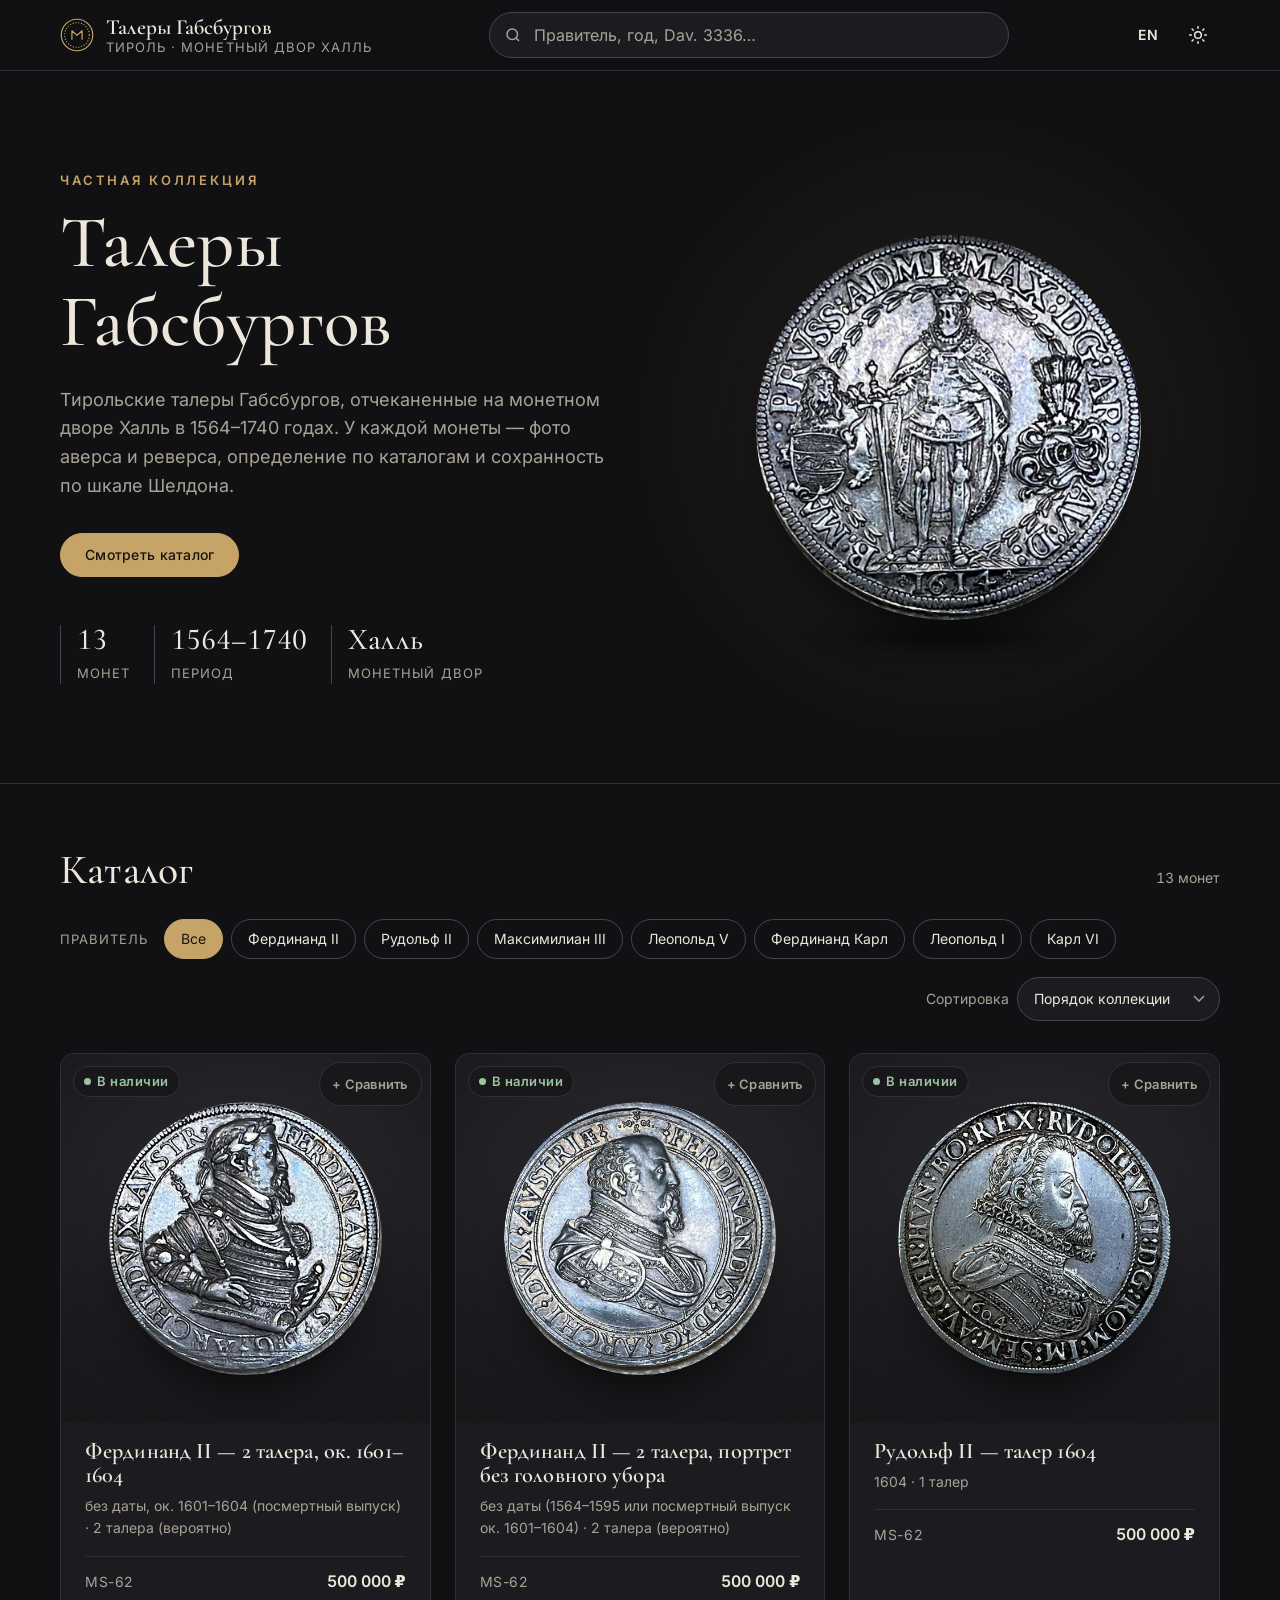
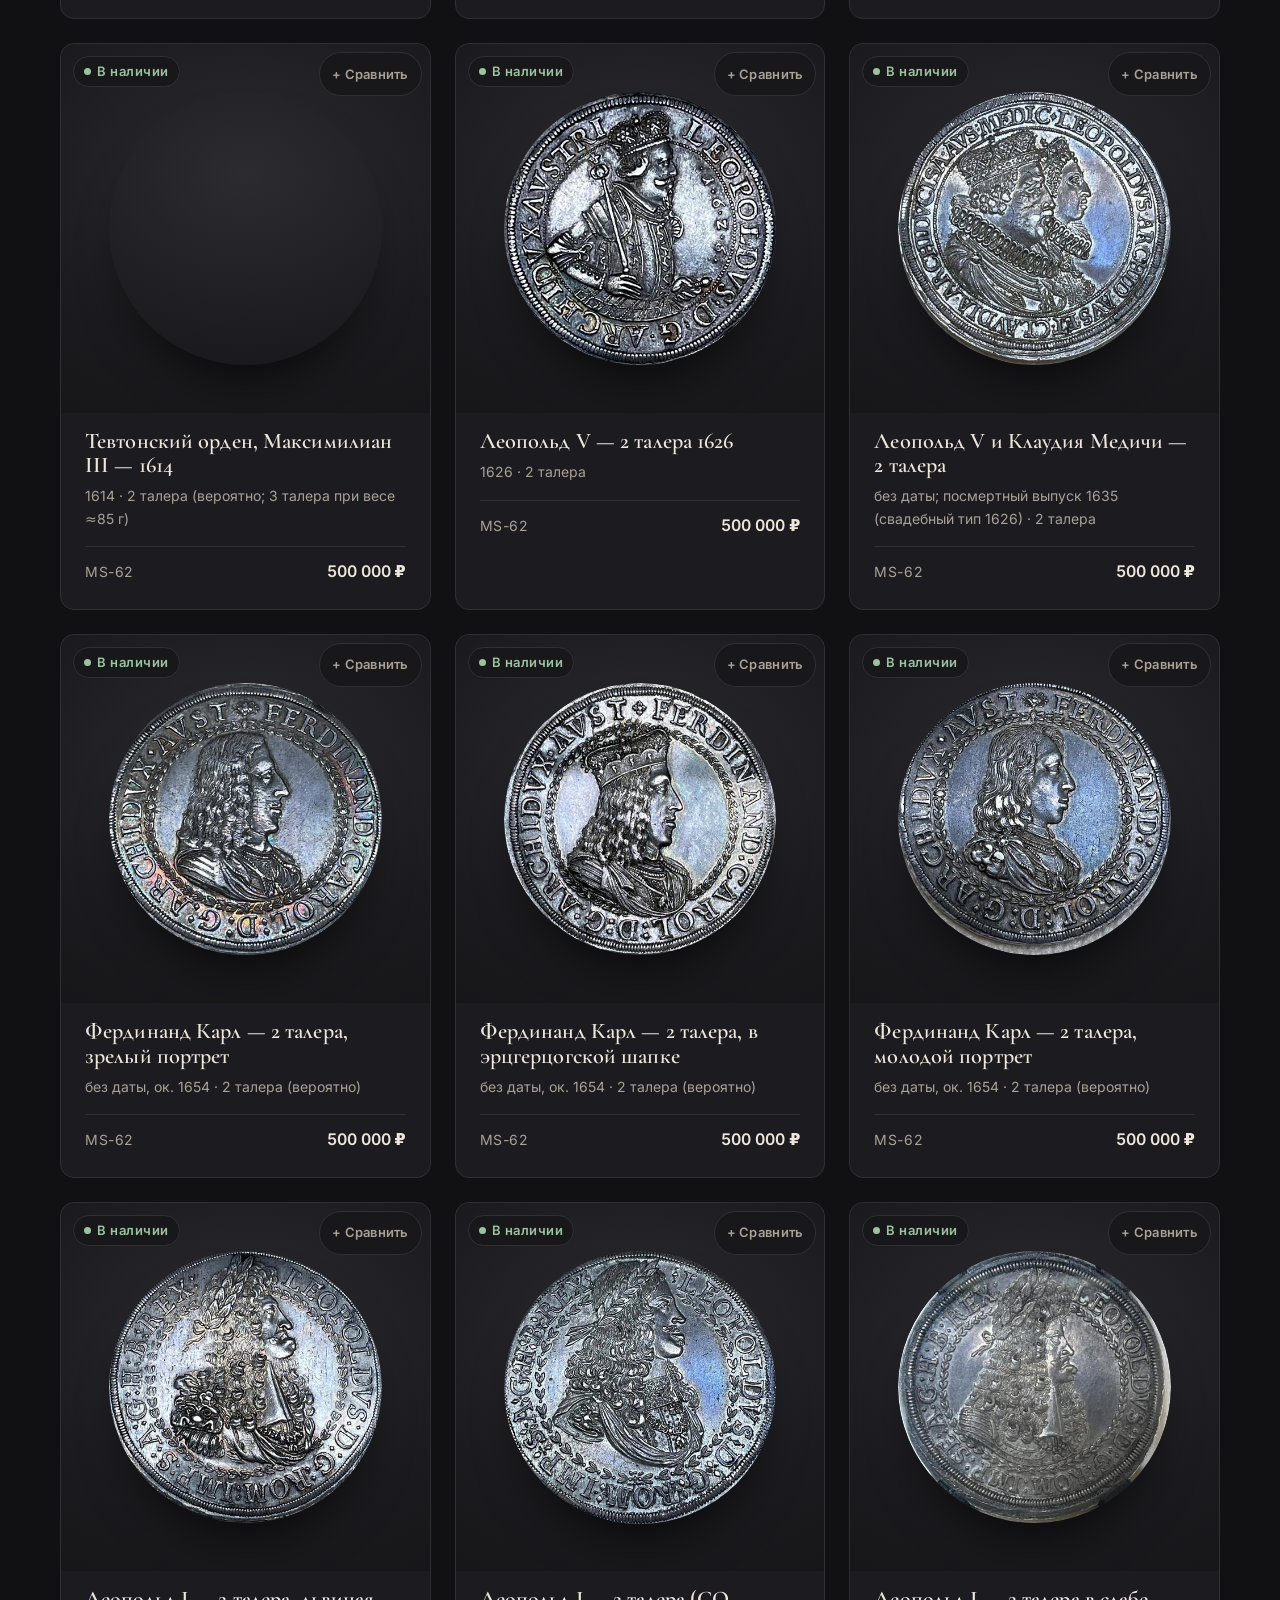
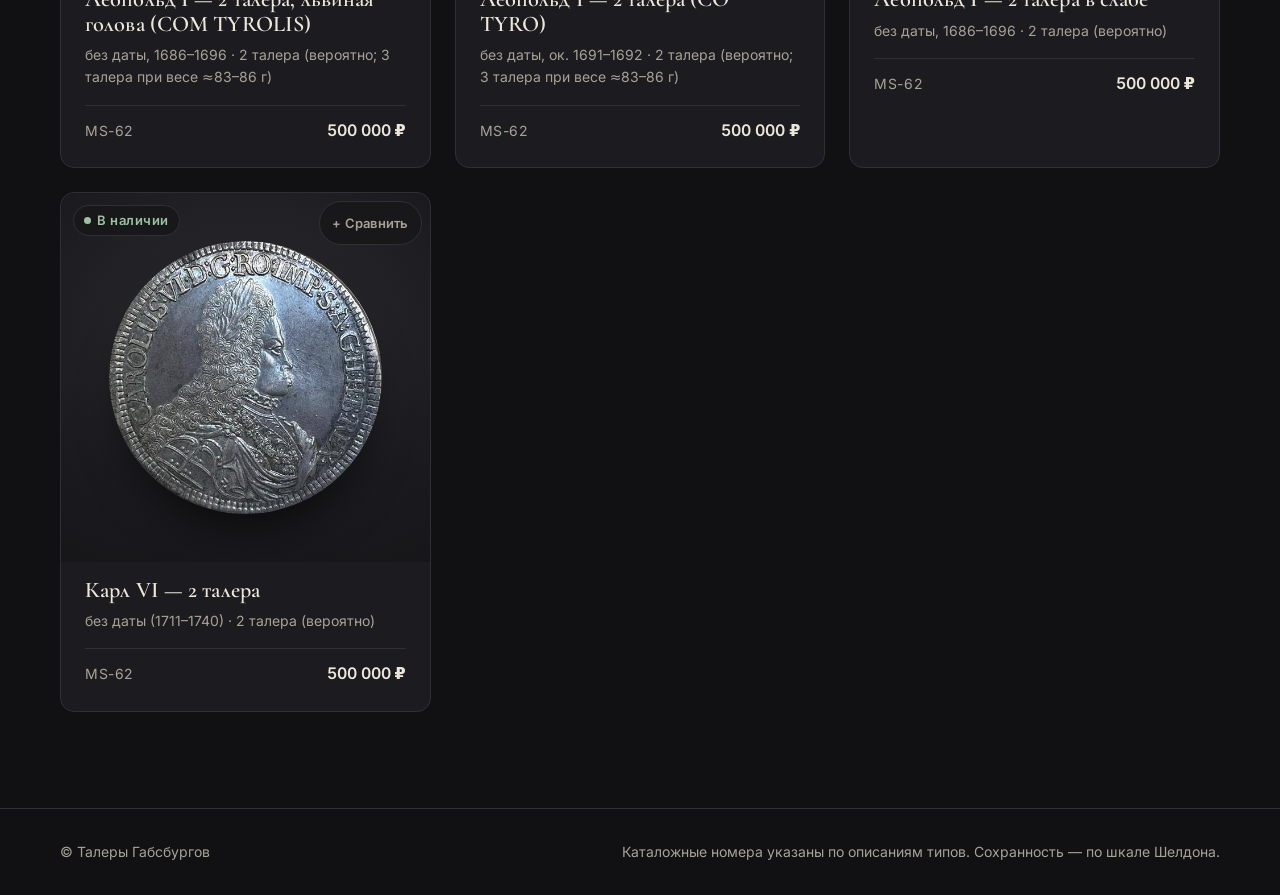
<file: index.html>
<!doctype html>
<html lang="ru" data-theme="dark">
<head>
  <meta charset="utf-8">
  <meta name="viewport" content="width=device-width, initial-scale=1, viewport-fit=cover">
  <title>Талеры Габсбургов — частная коллекция</title>
  <meta name="description" content="Тирольские талеры Габсбургов, монетный двор Халль, 1564–1740: фото, характеристики, сохранность по Шелдону.">
  <meta name="theme-color" content="#111113">
  <meta property="og:type" content="website">
  <meta property="og:title" content="Талеры Габсбургов — частная коллекция">
  <meta property="og:description" content="Тирольские талеры Габсбургов, монетный двор Халль, 1564–1740.">
  <meta property="og:image" content="assets/og-image.jpg">
  <meta property="og:image:width" content="1200">
  <meta property="og:image:height" content="630">
  <meta name="twitter:card" content="summary_large_image">
  <meta name="twitter:image" content="assets/og-image.jpg">
  <link rel="apple-touch-icon" href="assets/icons/apple-touch-icon.png">
  <link rel="manifest" href="manifest.webmanifest">
  <link rel="icon" href="assets/icons/coin.svg" type="image/svg+xml">
  <link rel="preload" href="assets/fonts/cormorant-cyr-500.woff2" as="font" type="font/woff2" crossorigin>
  <link rel="preload" href="assets/fonts/inter-cyr-var.woff2" as="font" type="font/woff2" crossorigin>
  <link rel="stylesheet" href="assets/theme.css">
  <link rel="stylesheet" href="assets/app.css">
  <script>
    // Тема выставляется до отрисовки, чтобы страница не мигала.
    try { var t = localStorage.getItem('theme'); if (t) document.documentElement.dataset.theme = t; } catch (e) {}
  </script>
</head>
<body>
  <a class="skip-link" href="#app" data-i18n="skip">Перейти к содержимому</a>

  <header class="site-header">
    <div class="container header-bar">
      <a class="brand" href="#/">
        <svg class="brand-mark" viewBox="0 0 40 40" aria-hidden="true" fill="none" stroke="currentColor" stroke-width="1.4">
          <circle cx="20" cy="20" r="18.5"/><circle cx="20" cy="20" r="14.5" stroke-dasharray="1.2 2.1"/>
          <path d="M14 25.5V15l6 5.5 6-5.5v10.5" stroke-linejoin="round"/>
        </svg>
        <span class="brand-text">
          <span class="brand-title" id="brand-title">Талеры Габсбургов</span>
          <span class="brand-sub" id="brand-sub">Тироль · монетный двор Халль</span>
        </span>
      </a>

      <form class="search" role="search" id="search-form">
        <label class="visually-hidden" for="q" data-i18n="search.label">Поиск по коллекции</label>
        <svg class="search-icon" viewBox="0 0 24 24" fill="none" stroke="currentColor" stroke-width="2" aria-hidden="true"><circle cx="11" cy="11" r="7"/><path d="m20 20-3.5-3.5"/></svg>
        <input id="q" type="search" autocomplete="off" spellcheck="false" enterkeyhint="search" placeholder="Правитель, год, Dav. 3336…">
        <button class="icon-btn search-clear" type="button" id="q-clear" hidden>
          <span class="visually-hidden" data-i18n="search.clear">Очистить поиск</span>
          <svg viewBox="0 0 24 24" fill="none" stroke="currentColor" stroke-width="2" aria-hidden="true"><path d="M6 6l12 12M18 6 6 18"/></svg>
        </button>
      </form>

      <div class="header-tools">
        <select id="currency" class="currency-select" hidden aria-label="Валюта"></select>
        <button class="icon-btn lang-btn" type="button" id="lang-btn" aria-label="English version">EN</button>
        <button class="icon-btn" type="button" id="theme-btn" aria-label="Включить светлую тему">
          <svg viewBox="0 0 24 24" fill="none" stroke="currentColor" stroke-width="1.8" aria-hidden="true"><path d="M20 14.5A8 8 0 0 1 9.5 4a8 8 0 1 0 10.5 10.5Z"/></svg>
        </button>
      </div>
    </div>
  </header>

  <main id="app" tabindex="-1">
    <!-- Скелетон, пока грузятся данные -->
    <div class="container" aria-busy="true">
      <div class="skeleton skeleton-hero"></div>
      <div class="grid">
        <div class="skeleton skeleton-card"></div><div class="skeleton skeleton-card"></div><div class="skeleton skeleton-card"></div>
      </div>
    </div>
  </main>

  <footer class="site-footer">
    <div class="container">
      <span id="footer-title">Талеры Габсбургов</span>
      <span id="footer-note" data-i18n="footer.note">Каталожные номера указаны по описаниям типов. Сохранность — по шкале Шелдона.</span>
    </div>
  </footer>

  <noscript><p class="container">Для просмотра каталога включите JavaScript.</p></noscript>
  <script type="module" src="assets/js/app.js"></script>
</body>
</html>
</file>
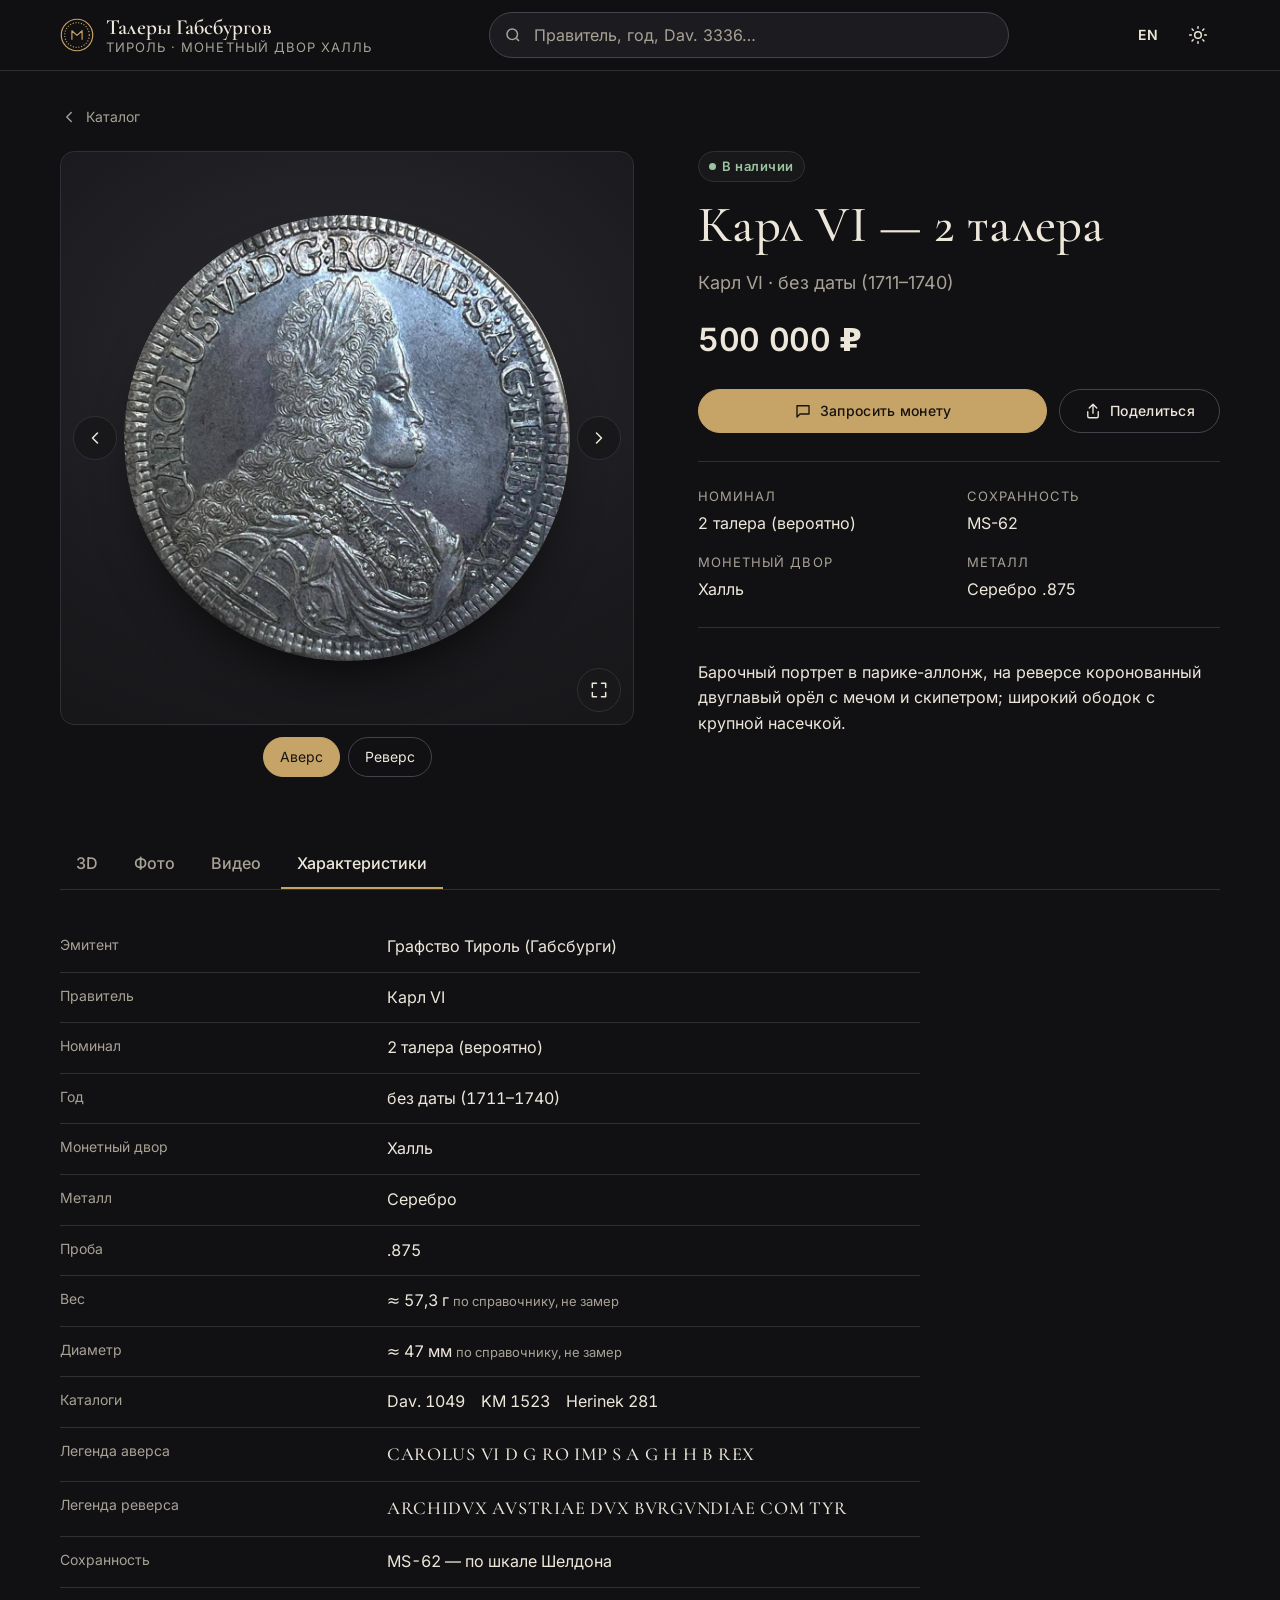
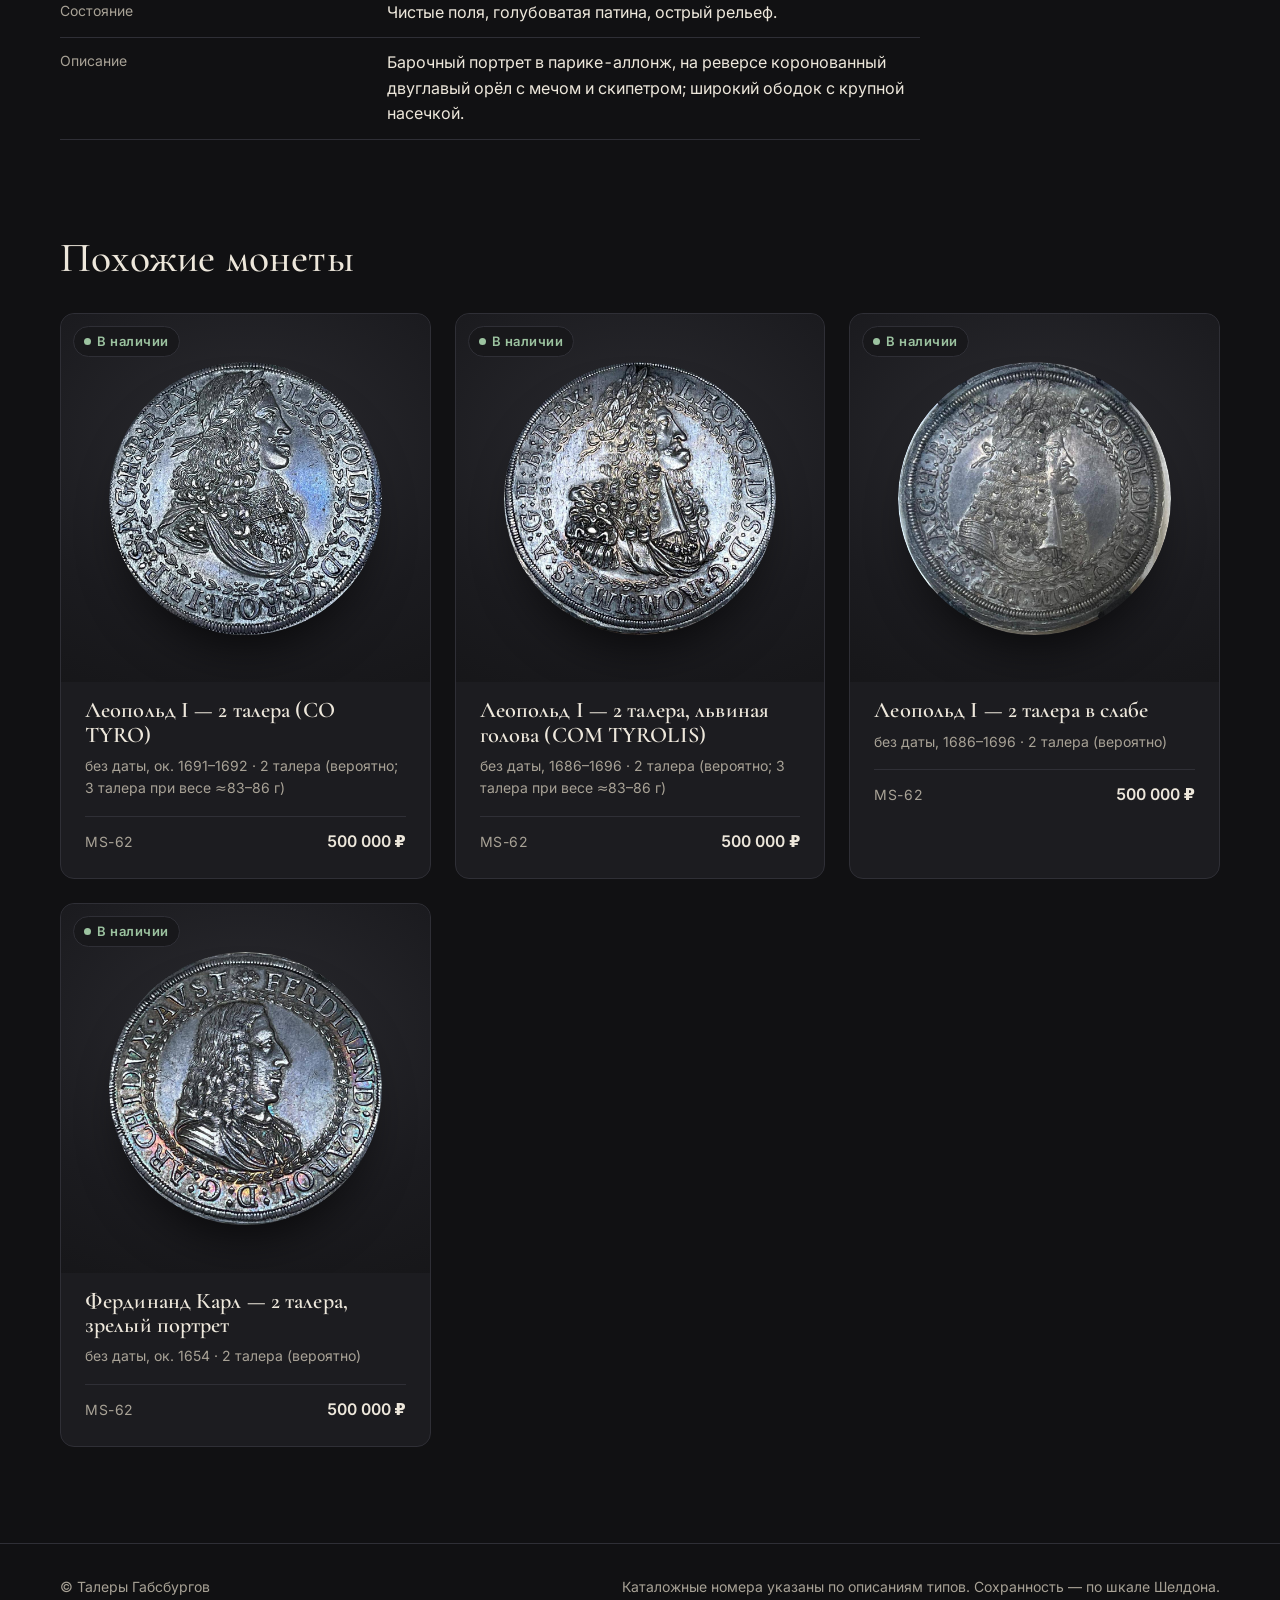
<file: coin/charles-vi-nd-2t.html>
<!doctype html>
<html lang="ru">
<head>
<meta charset="utf-8">
<meta name="viewport" content="width=device-width, initial-scale=1">
<title>Карл VI — 2 талера — Талеры Габсбургов</title>
<meta name="description" content="без даты (1711–1740) · 2 талера (вероятно) · MS-62 · 500 000 ₽">
<meta property="og:type" content="product">
<meta property="og:site_name" content="Талеры Габсбургов">
<meta property="og:title" content="Карл VI — 2 талера">
<meta property="og:description" content="без даты (1711–1740) · 2 талера (вероятно) · MS-62 · 500 000 ₽">
<meta property="og:image" content="../media/charles-vi-nd-2t/obverse-960.jpg">

<meta name="twitter:card" content="summary_large_image">
<meta name="twitter:title" content="Карл VI — 2 талера">
<meta name="twitter:description" content="без даты (1711–1740) · 2 талера (вероятно) · MS-62 · 500 000 ₽">
<meta name="twitter:image" content="../media/charles-vi-nd-2t/obverse-960.jpg">
<meta name="theme-color" content="#111113">
<script type="application/ld+json">{"@context": "https://schema.org", "@type": "Product", "name": "Карл VI — 2 талера", "image": "../media/charles-vi-nd-2t/obverse-960.jpg", "description": "Барочный портрет в парике-аллонж, на реверсе коронованный двуглавый орёл с мечом и скипетром; широкий ободок с крупной насечкой.", "offers": {"@type": "Offer", "price": 500000, "priceCurrency": "RUB", "availability": "https://schema.org/InStock"}}</script>
<meta http-equiv="refresh" content="0; url=../#/coin/charles-vi-nd-2t">
<script>location.replace("../#/coin/charles-vi-nd-2t");</script>
<style>body{background:#111113;color:#ede7db;font:16px system-ui,sans-serif;display:grid;place-items:center;min-height:100vh;margin:0}a{color:#c6a468}</style>
</head>
<body><a href="../#/coin/charles-vi-nd-2t">Карл VI — 2 талера — открыть</a></body>
</html>
</file>
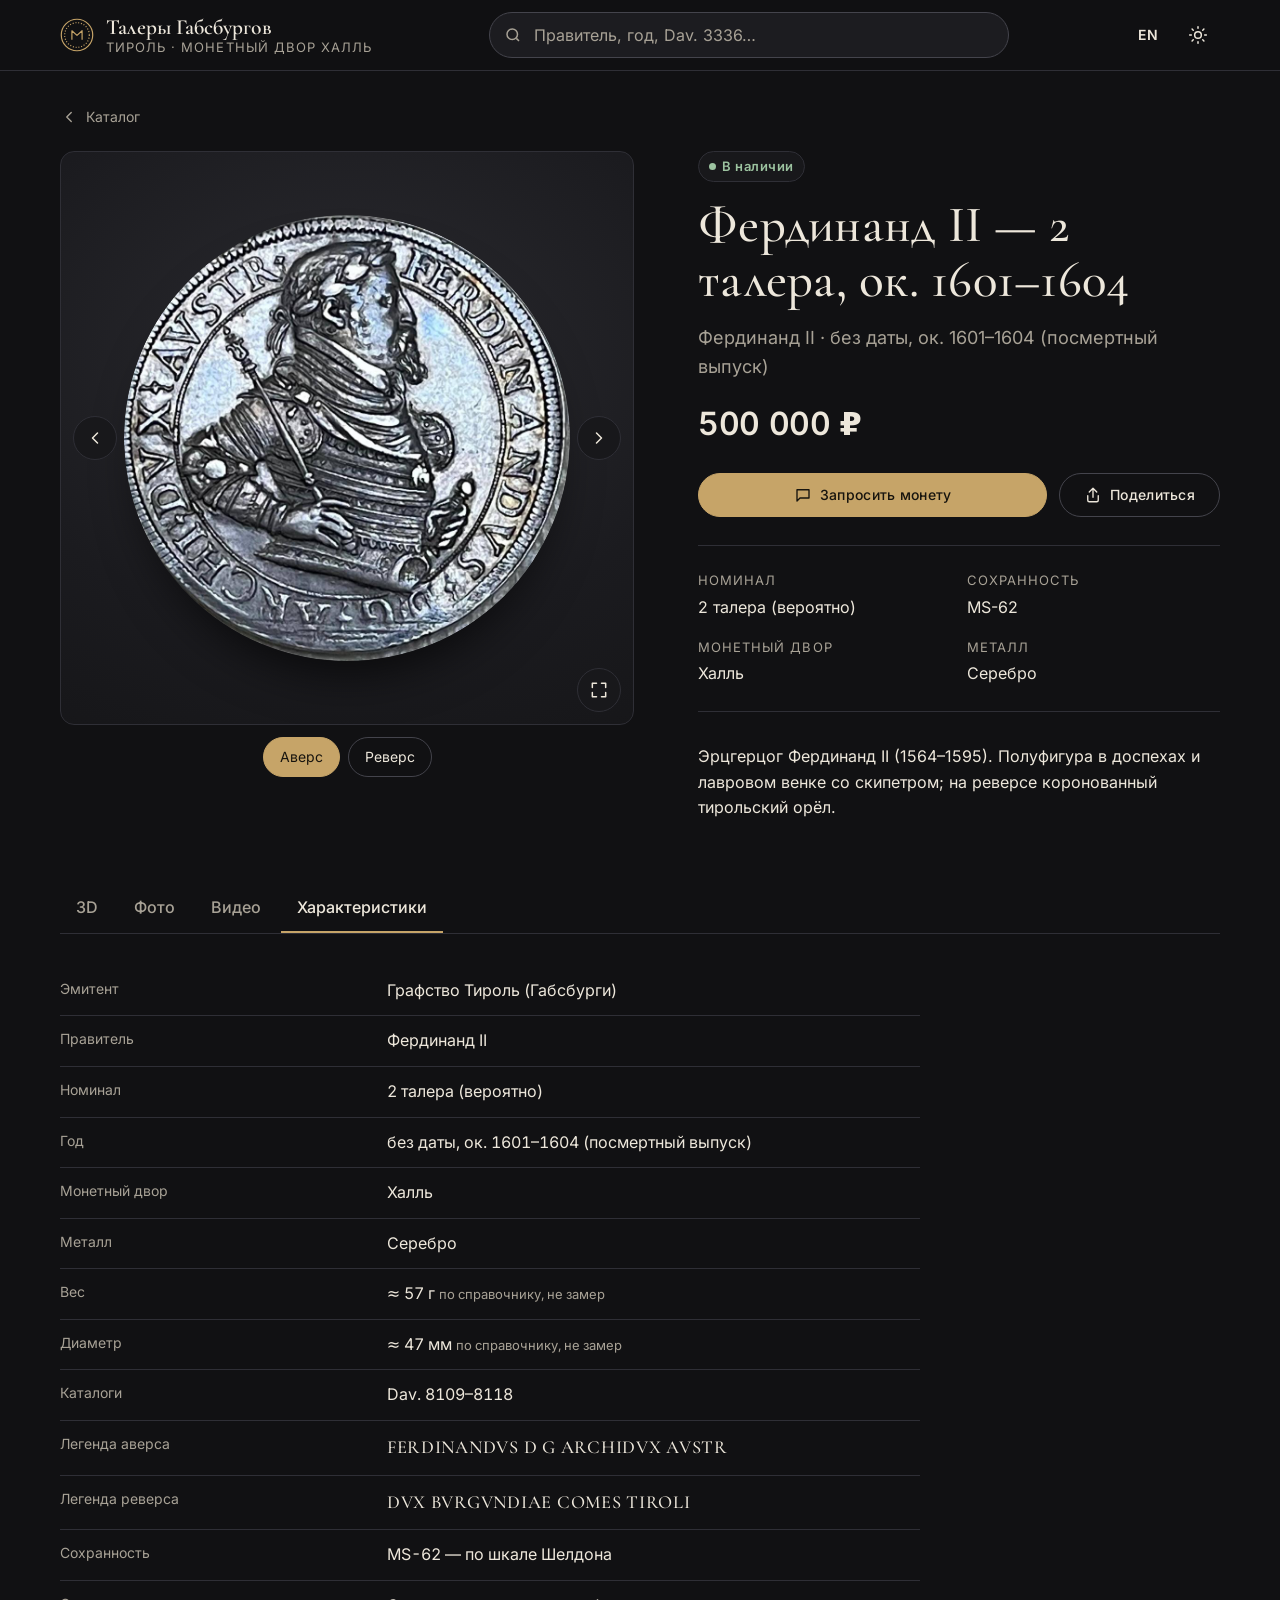
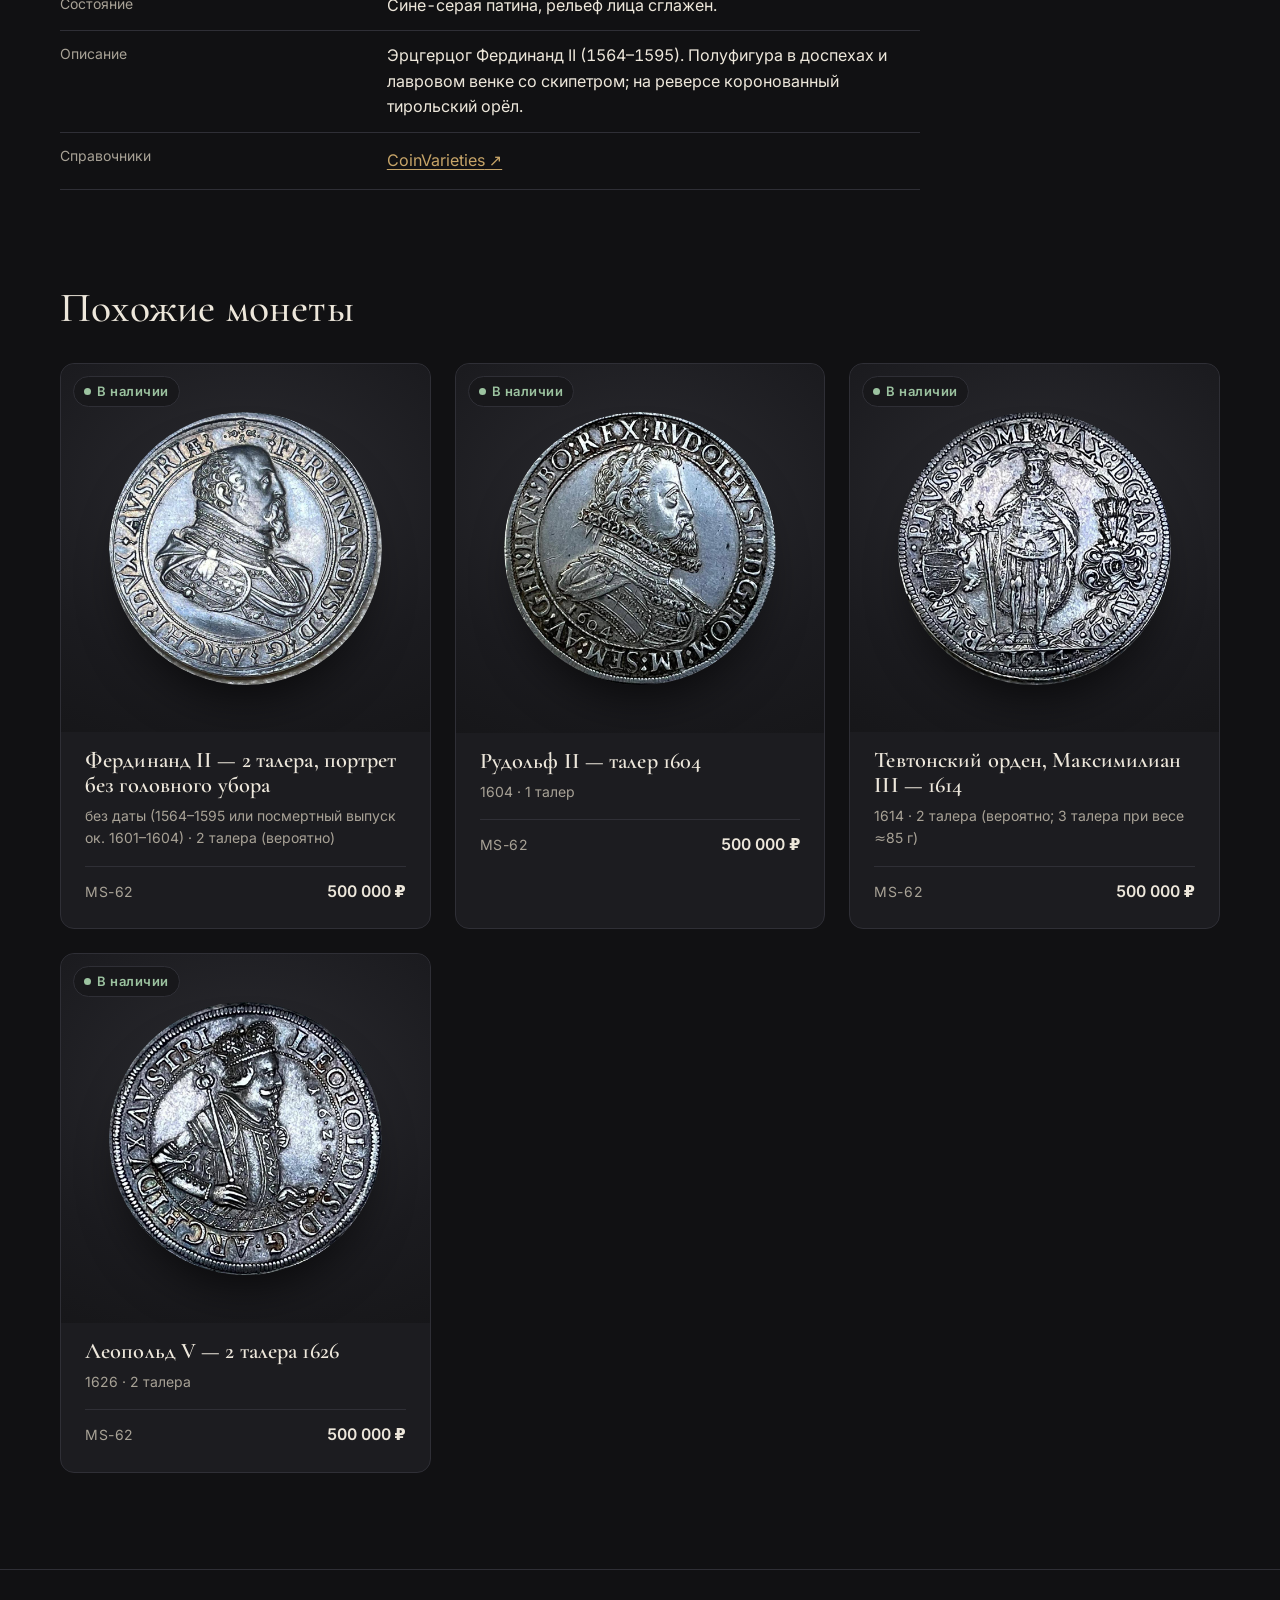
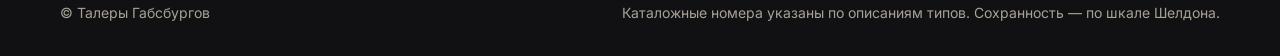
<file: coin/ferdinand-ii-nd-2t-armour.html>
<!doctype html>
<html lang="ru">
<head>
<meta charset="utf-8">
<meta name="viewport" content="width=device-width, initial-scale=1">
<title>Фердинанд II — 2 талера, ок. 1601–1604 — Талеры Габсбургов</title>
<meta name="description" content="без даты, ок. 1601–1604 (посмертный выпуск) · 2 талера (вероятно) · MS-62 · 500 000 ₽">
<meta property="og:type" content="product">
<meta property="og:site_name" content="Талеры Габсбургов">
<meta property="og:title" content="Фердинанд II — 2 талера, ок. 1601–1604">
<meta property="og:description" content="без даты, ок. 1601–1604 (посмертный выпуск) · 2 талера (вероятно) · MS-62 · 500 000 ₽">
<meta property="og:image" content="../media/ferdinand-ii-nd-2t-armour/obverse-960.jpg">

<meta name="twitter:card" content="summary_large_image">
<meta name="twitter:title" content="Фердинанд II — 2 талера, ок. 1601–1604">
<meta name="twitter:description" content="без даты, ок. 1601–1604 (посмертный выпуск) · 2 талера (вероятно) · MS-62 · 500 000 ₽">
<meta name="twitter:image" content="../media/ferdinand-ii-nd-2t-armour/obverse-960.jpg">
<meta name="theme-color" content="#111113">
<script type="application/ld+json">{"@context": "https://schema.org", "@type": "Product", "name": "Фердинанд II — 2 талера, ок. 1601–1604", "image": "../media/ferdinand-ii-nd-2t-armour/obverse-960.jpg", "description": "Эрцгерцог Фердинанд II (1564–1595). Полуфигура в доспехах и лавровом венке со скипетром; на реверсе коронованный тирольский орёл.", "offers": {"@type": "Offer", "price": 500000, "priceCurrency": "RUB", "availability": "https://schema.org/InStock"}}</script>
<meta http-equiv="refresh" content="0; url=../#/coin/ferdinand-ii-nd-2t-armour">
<script>location.replace("../#/coin/ferdinand-ii-nd-2t-armour");</script>
<style>body{background:#111113;color:#ede7db;font:16px system-ui,sans-serif;display:grid;place-items:center;min-height:100vh;margin:0}a{color:#c6a468}</style>
</head>
<body><a href="../#/coin/ferdinand-ii-nd-2t-armour">Фердинанд II — 2 талера, ок. 1601–1604 — открыть</a></body>
</html>
</file>
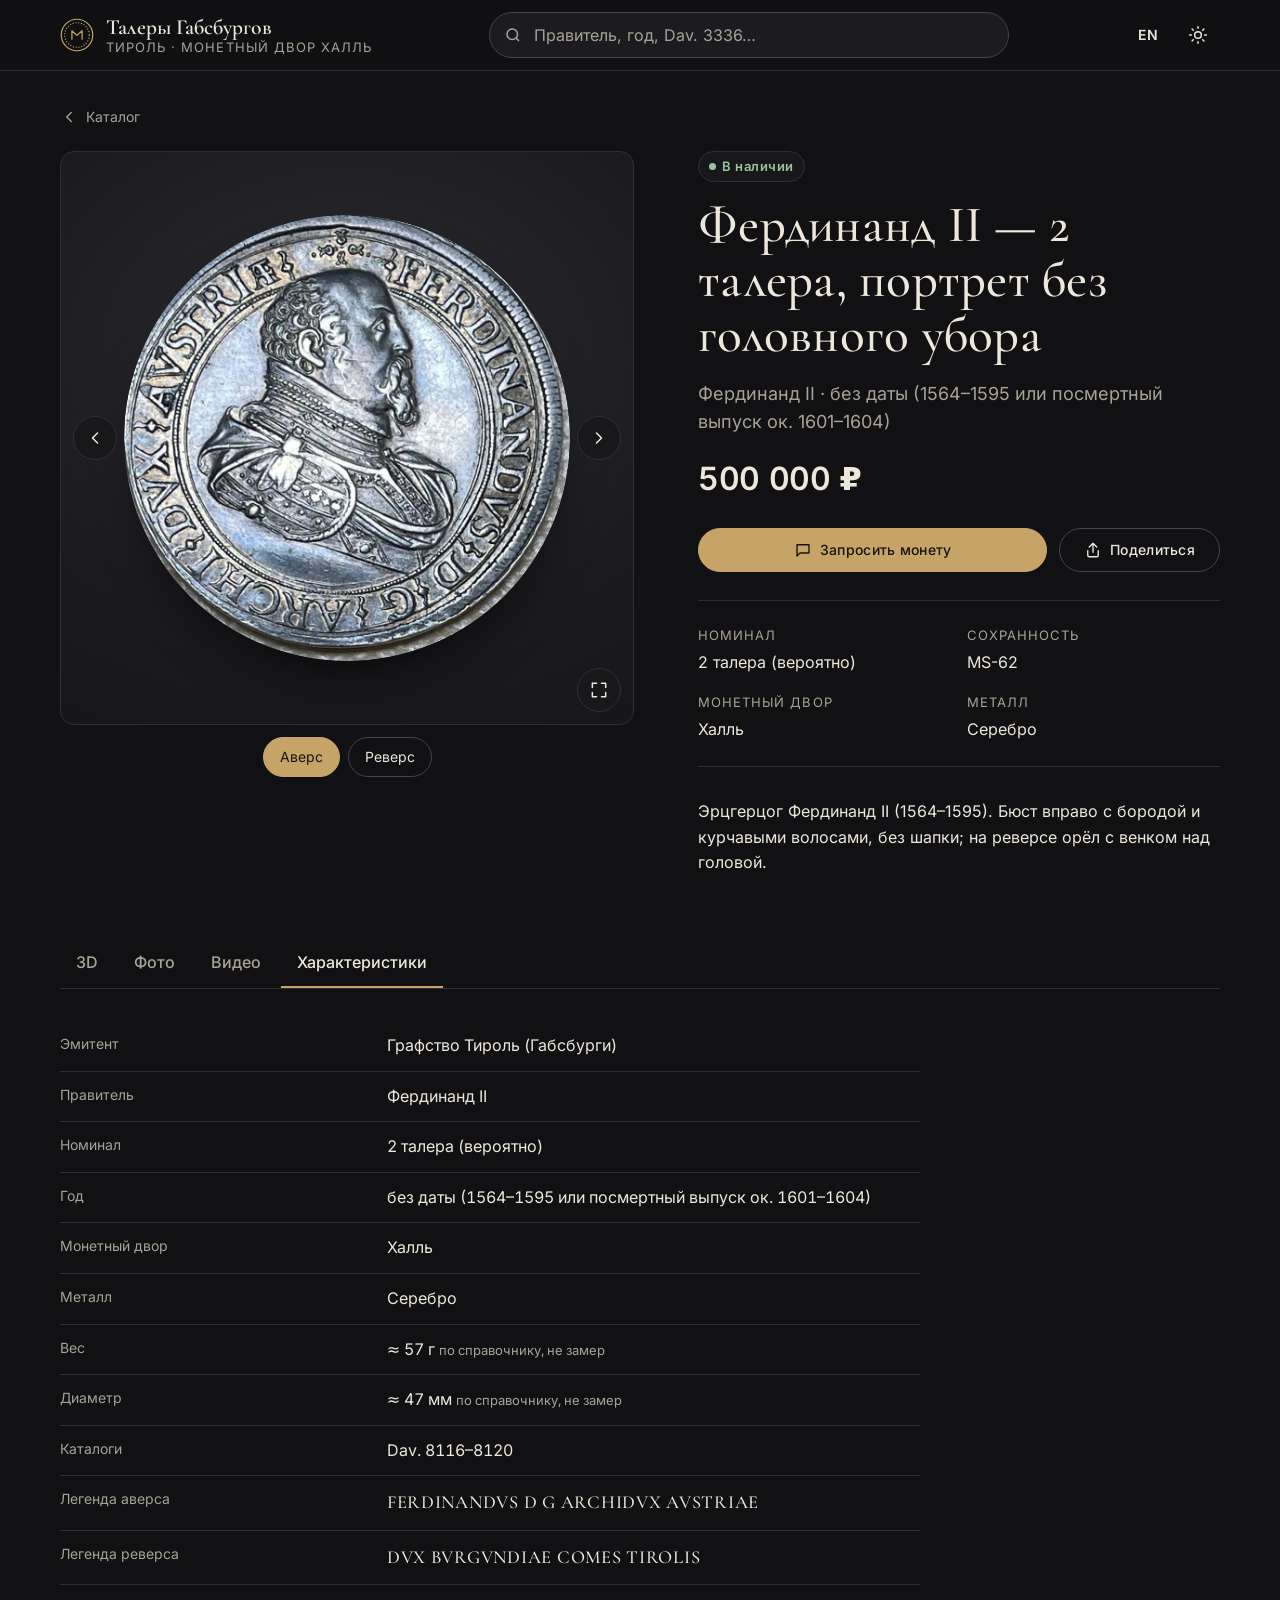
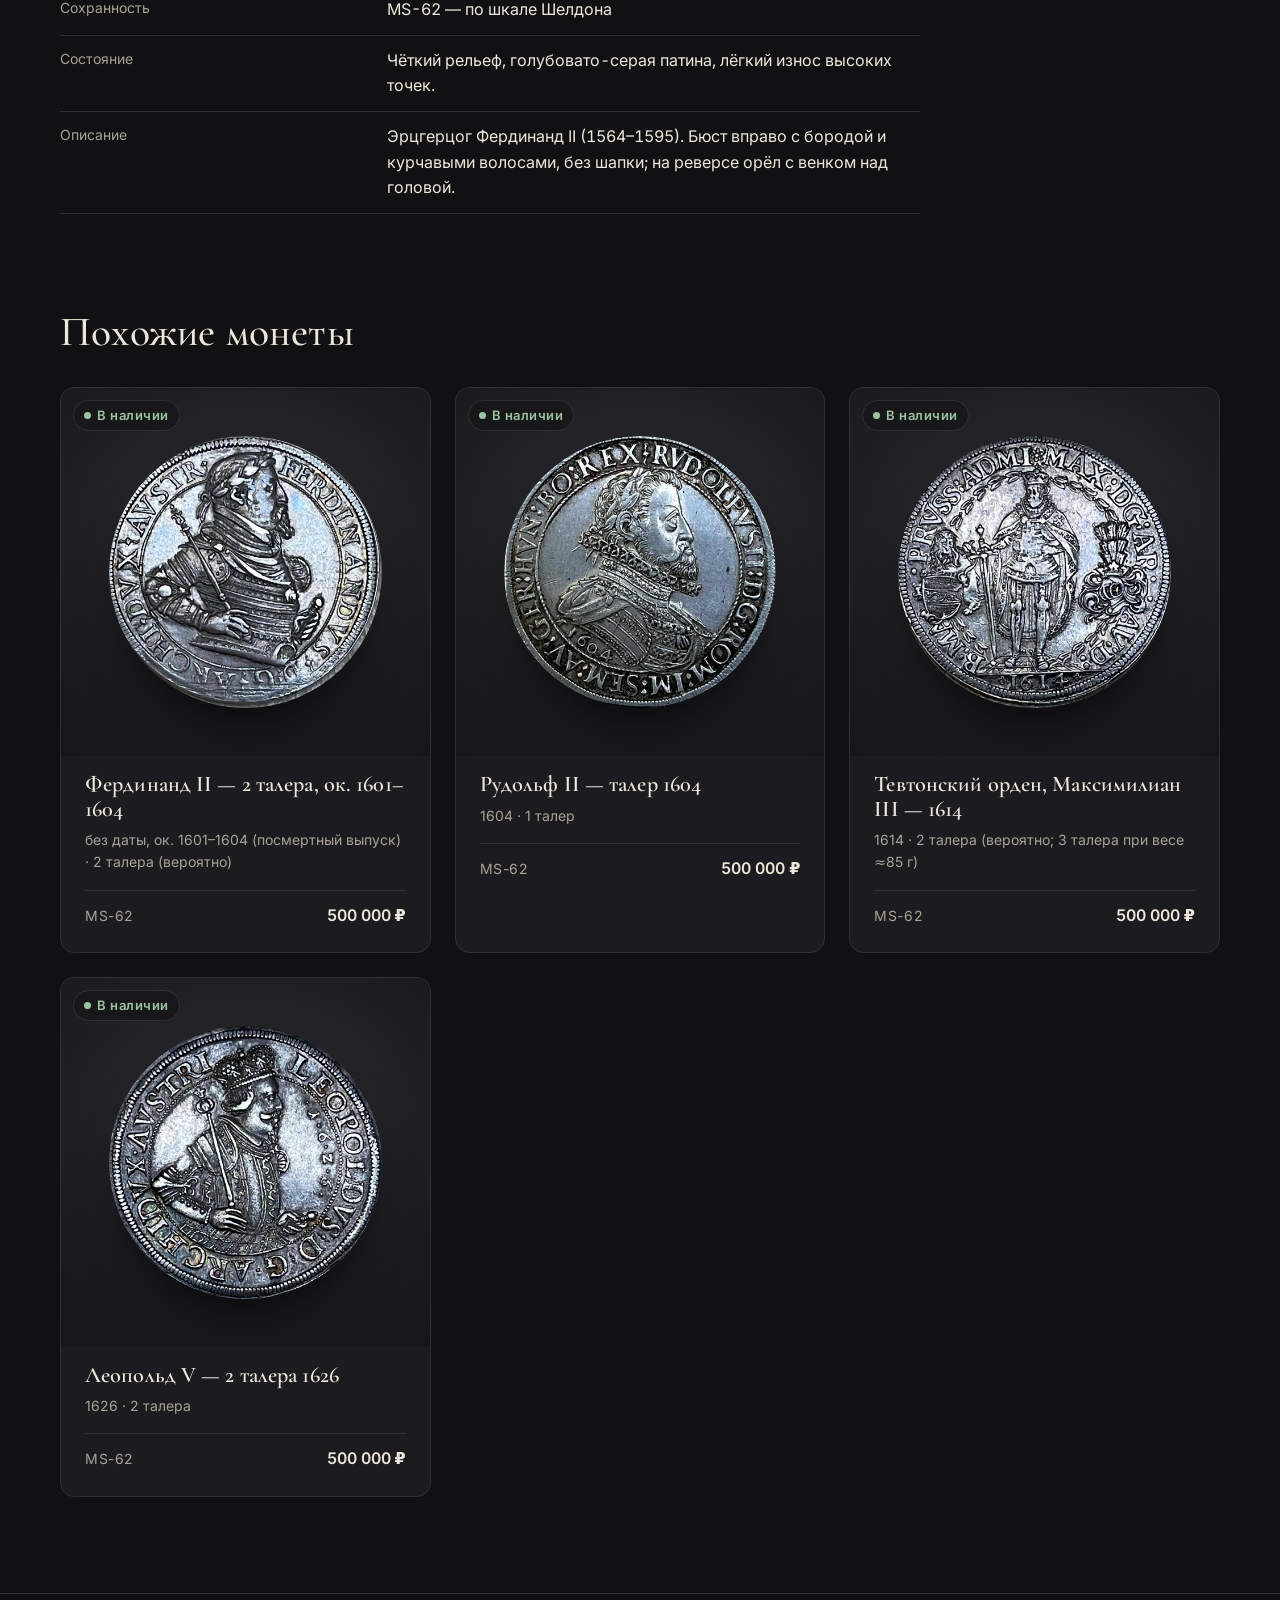
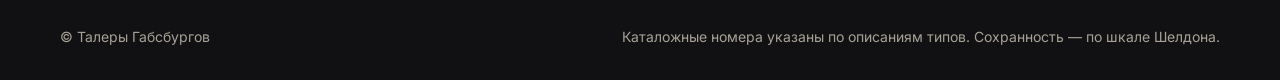
<file: coin/ferdinand-ii-nd-2t-bareheaded.html>
<!doctype html>
<html lang="ru">
<head>
<meta charset="utf-8">
<meta name="viewport" content="width=device-width, initial-scale=1">
<title>Фердинанд II — 2 талера, портрет без головного убора — Талеры Габсбургов</title>
<meta name="description" content="без даты (1564–1595 или посмертный выпуск ок. 1601–1604) · 2 талера (вероятно) · MS-62 · 500 000 ₽">
<meta property="og:type" content="product">
<meta property="og:site_name" content="Талеры Габсбургов">
<meta property="og:title" content="Фердинанд II — 2 талера, портрет без головного убора">
<meta property="og:description" content="без даты (1564–1595 или посмертный выпуск ок. 1601–1604) · 2 талера (вероятно) · MS-62 · 500 000 ₽">
<meta property="og:image" content="../media/ferdinand-ii-nd-2t-bareheaded/obverse-960.jpg">

<meta name="twitter:card" content="summary_large_image">
<meta name="twitter:title" content="Фердинанд II — 2 талера, портрет без головного убора">
<meta name="twitter:description" content="без даты (1564–1595 или посмертный выпуск ок. 1601–1604) · 2 талера (вероятно) · MS-62 · 500 000 ₽">
<meta name="twitter:image" content="../media/ferdinand-ii-nd-2t-bareheaded/obverse-960.jpg">
<meta name="theme-color" content="#111113">
<script type="application/ld+json">{"@context": "https://schema.org", "@type": "Product", "name": "Фердинанд II — 2 талера, портрет без головного убора", "image": "../media/ferdinand-ii-nd-2t-bareheaded/obverse-960.jpg", "description": "Эрцгерцог Фердинанд II (1564–1595). Бюст вправо с бородой и курчавыми волосами, без шапки; на реверсе орёл с венком над головой.", "offers": {"@type": "Offer", "price": 500000, "priceCurrency": "RUB", "availability": "https://schema.org/InStock"}}</script>
<meta http-equiv="refresh" content="0; url=../#/coin/ferdinand-ii-nd-2t-bareheaded">
<script>location.replace("../#/coin/ferdinand-ii-nd-2t-bareheaded");</script>
<style>body{background:#111113;color:#ede7db;font:16px system-ui,sans-serif;display:grid;place-items:center;min-height:100vh;margin:0}a{color:#c6a468}</style>
</head>
<body><a href="../#/coin/ferdinand-ii-nd-2t-bareheaded">Фердинанд II — 2 талера, портрет без головного убора — открыть</a></body>
</html>
</file>
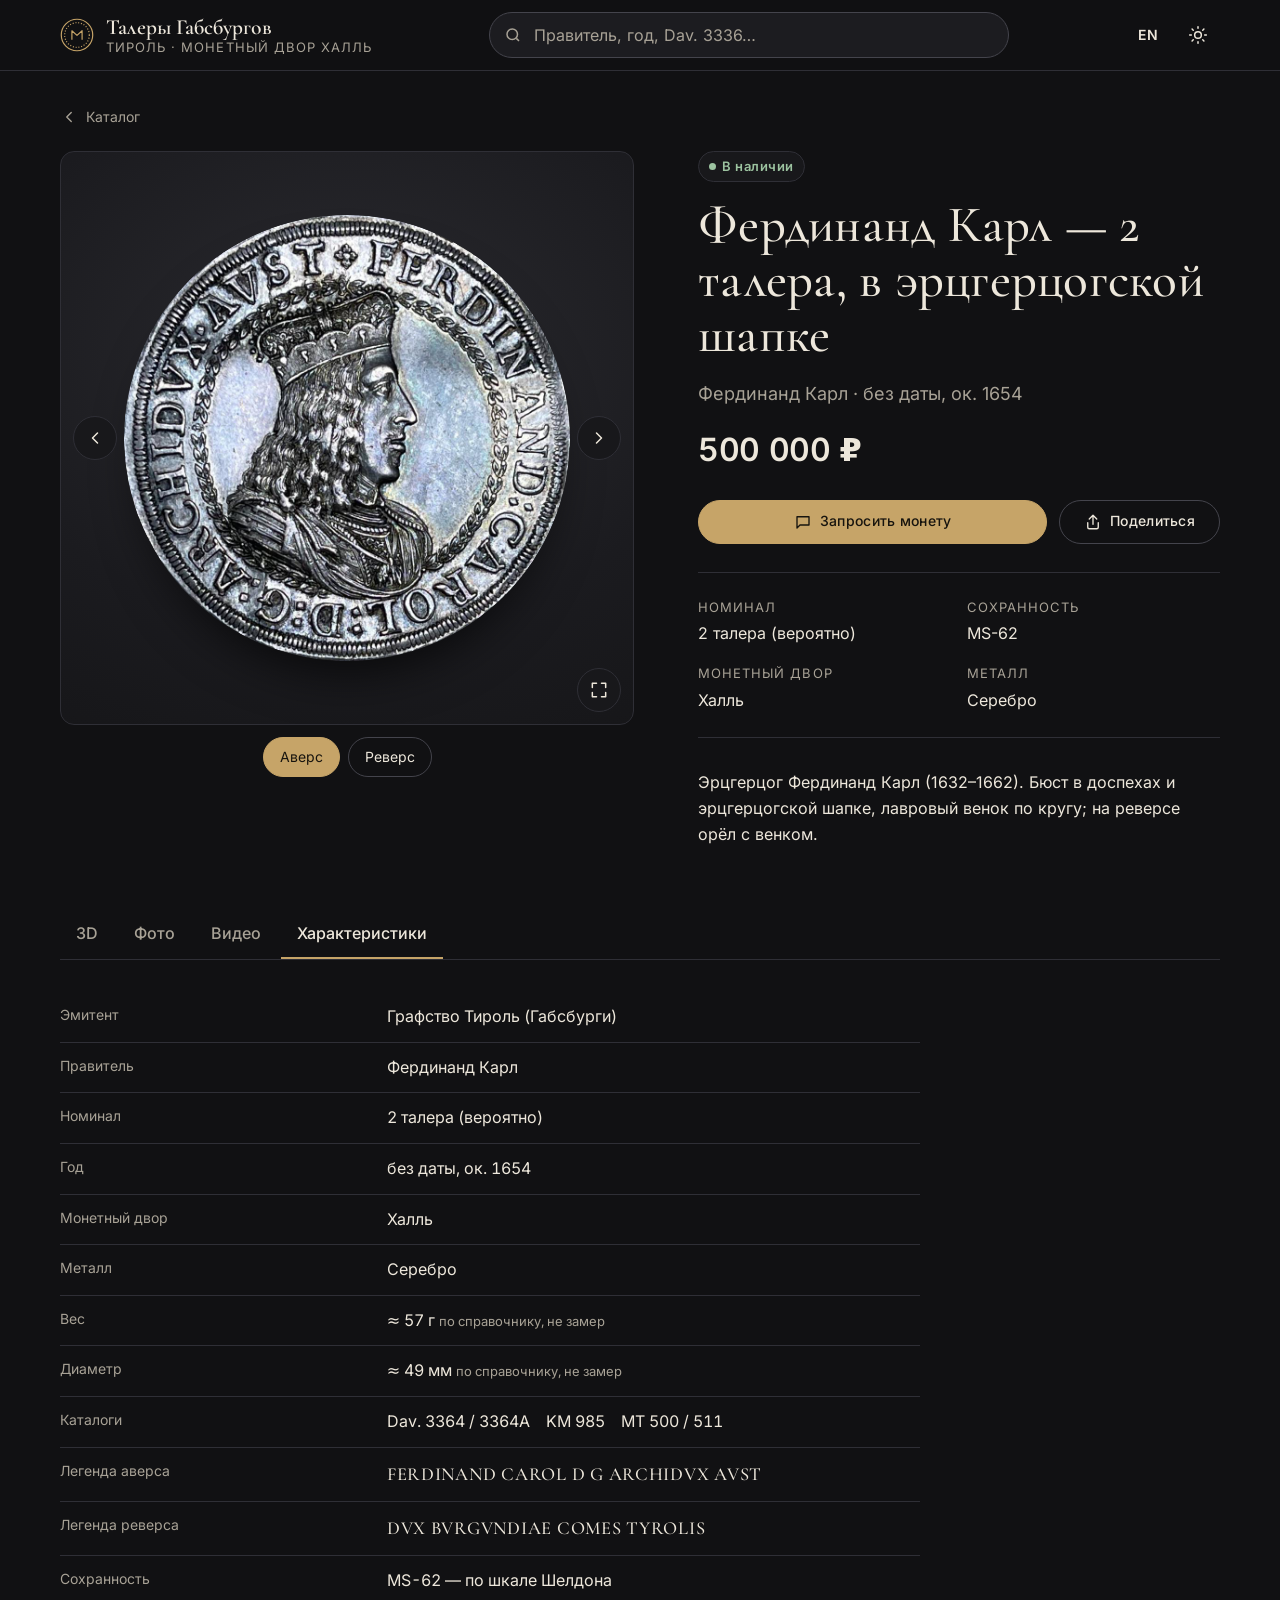
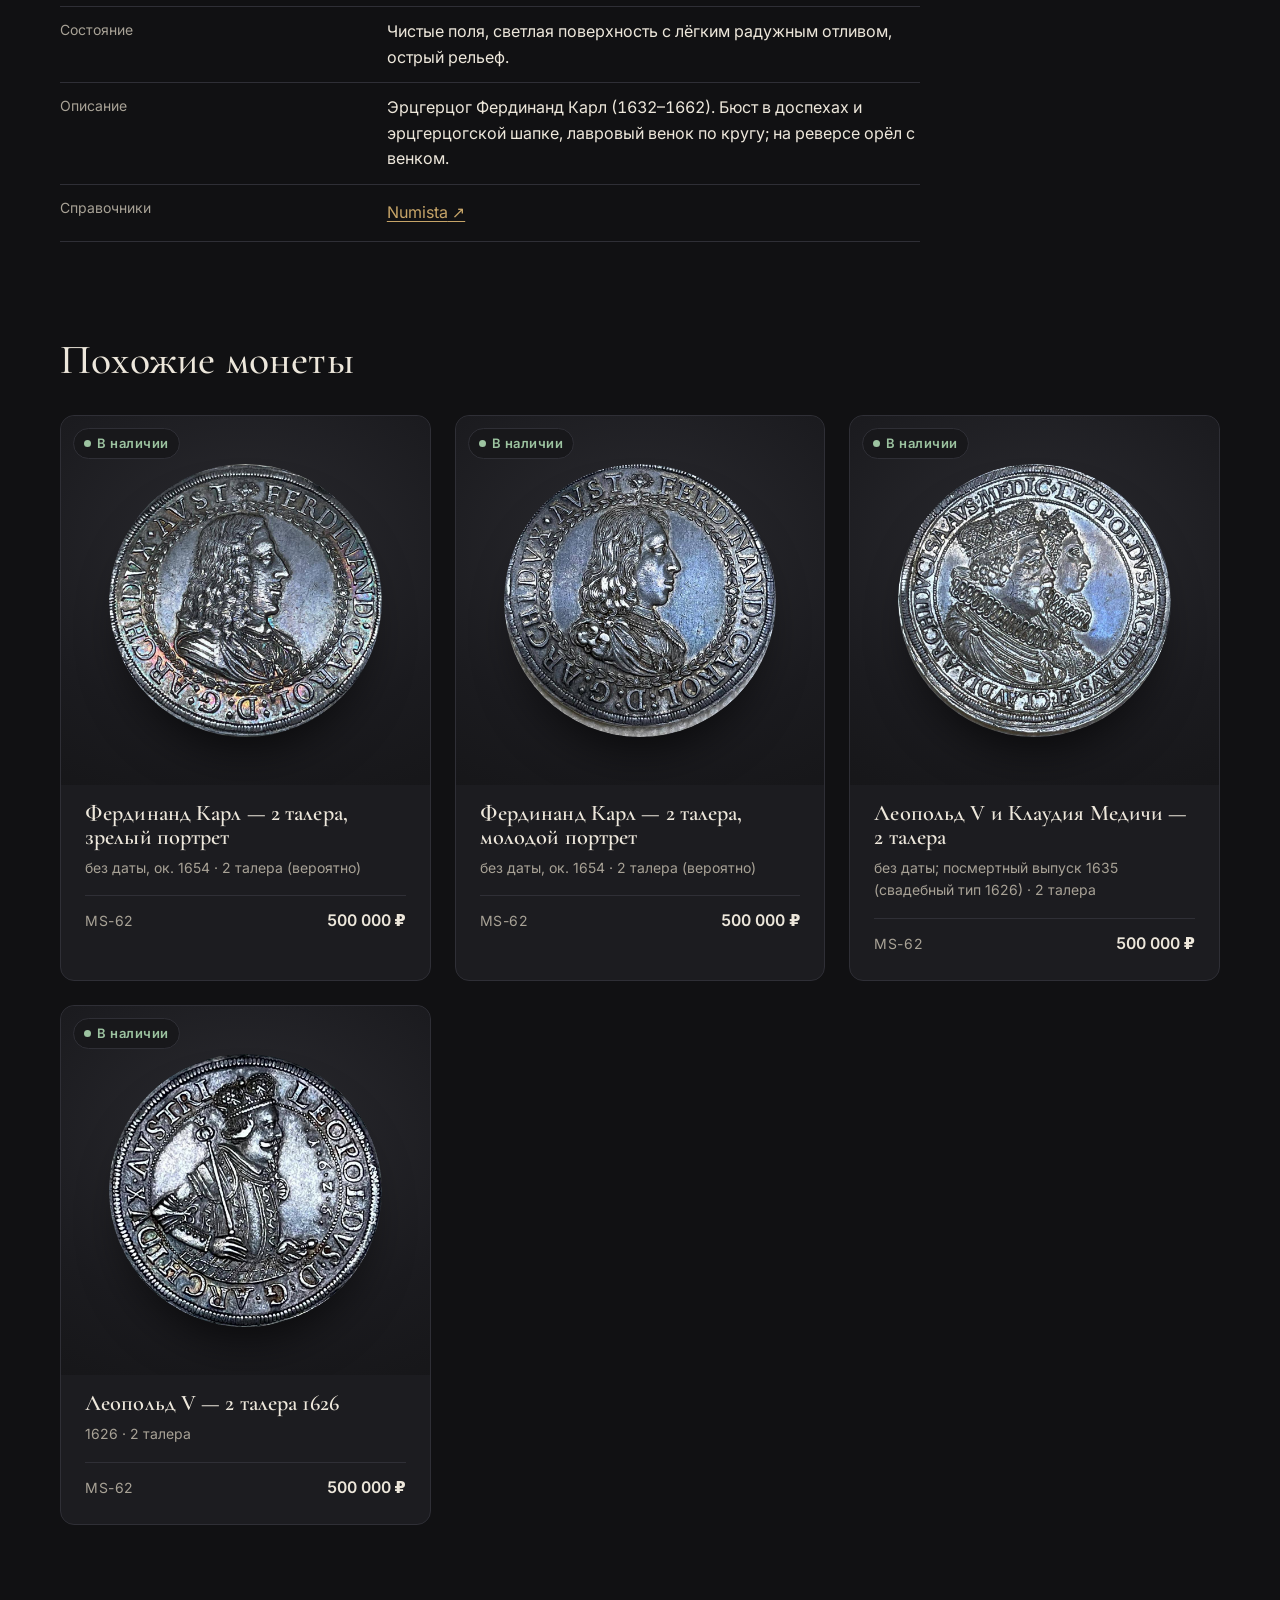
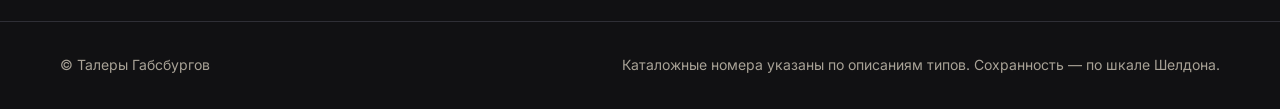
<file: coin/ferdinand-karl-nd-2t-hat.html>
<!doctype html>
<html lang="ru">
<head>
<meta charset="utf-8">
<meta name="viewport" content="width=device-width, initial-scale=1">
<title>Фердинанд Карл — 2 талера, в эрцгерцогской шапке — Талеры Габсбургов</title>
<meta name="description" content="без даты, ок. 1654 · 2 талера (вероятно) · MS-62 · 500 000 ₽">
<meta property="og:type" content="product">
<meta property="og:site_name" content="Талеры Габсбургов">
<meta property="og:title" content="Фердинанд Карл — 2 талера, в эрцгерцогской шапке">
<meta property="og:description" content="без даты, ок. 1654 · 2 талера (вероятно) · MS-62 · 500 000 ₽">
<meta property="og:image" content="../media/ferdinand-karl-nd-2t-hat/obverse-960.jpg">

<meta name="twitter:card" content="summary_large_image">
<meta name="twitter:title" content="Фердинанд Карл — 2 талера, в эрцгерцогской шапке">
<meta name="twitter:description" content="без даты, ок. 1654 · 2 талера (вероятно) · MS-62 · 500 000 ₽">
<meta name="twitter:image" content="../media/ferdinand-karl-nd-2t-hat/obverse-960.jpg">
<meta name="theme-color" content="#111113">
<script type="application/ld+json">{"@context": "https://schema.org", "@type": "Product", "name": "Фердинанд Карл — 2 талера, в эрцгерцогской шапке", "image": "../media/ferdinand-karl-nd-2t-hat/obverse-960.jpg", "description": "Эрцгерцог Фердинанд Карл (1632–1662). Бюст в доспехах и эрцгерцогской шапке, лавровый венок по кругу; на реверсе орёл с венком.", "offers": {"@type": "Offer", "price": 500000, "priceCurrency": "RUB", "availability": "https://schema.org/InStock"}}</script>
<meta http-equiv="refresh" content="0; url=../#/coin/ferdinand-karl-nd-2t-hat">
<script>location.replace("../#/coin/ferdinand-karl-nd-2t-hat");</script>
<style>body{background:#111113;color:#ede7db;font:16px system-ui,sans-serif;display:grid;place-items:center;min-height:100vh;margin:0}a{color:#c6a468}</style>
</head>
<body><a href="../#/coin/ferdinand-karl-nd-2t-hat">Фердинанд Карл — 2 талера, в эрцгерцогской шапке — открыть</a></body>
</html>
</file>
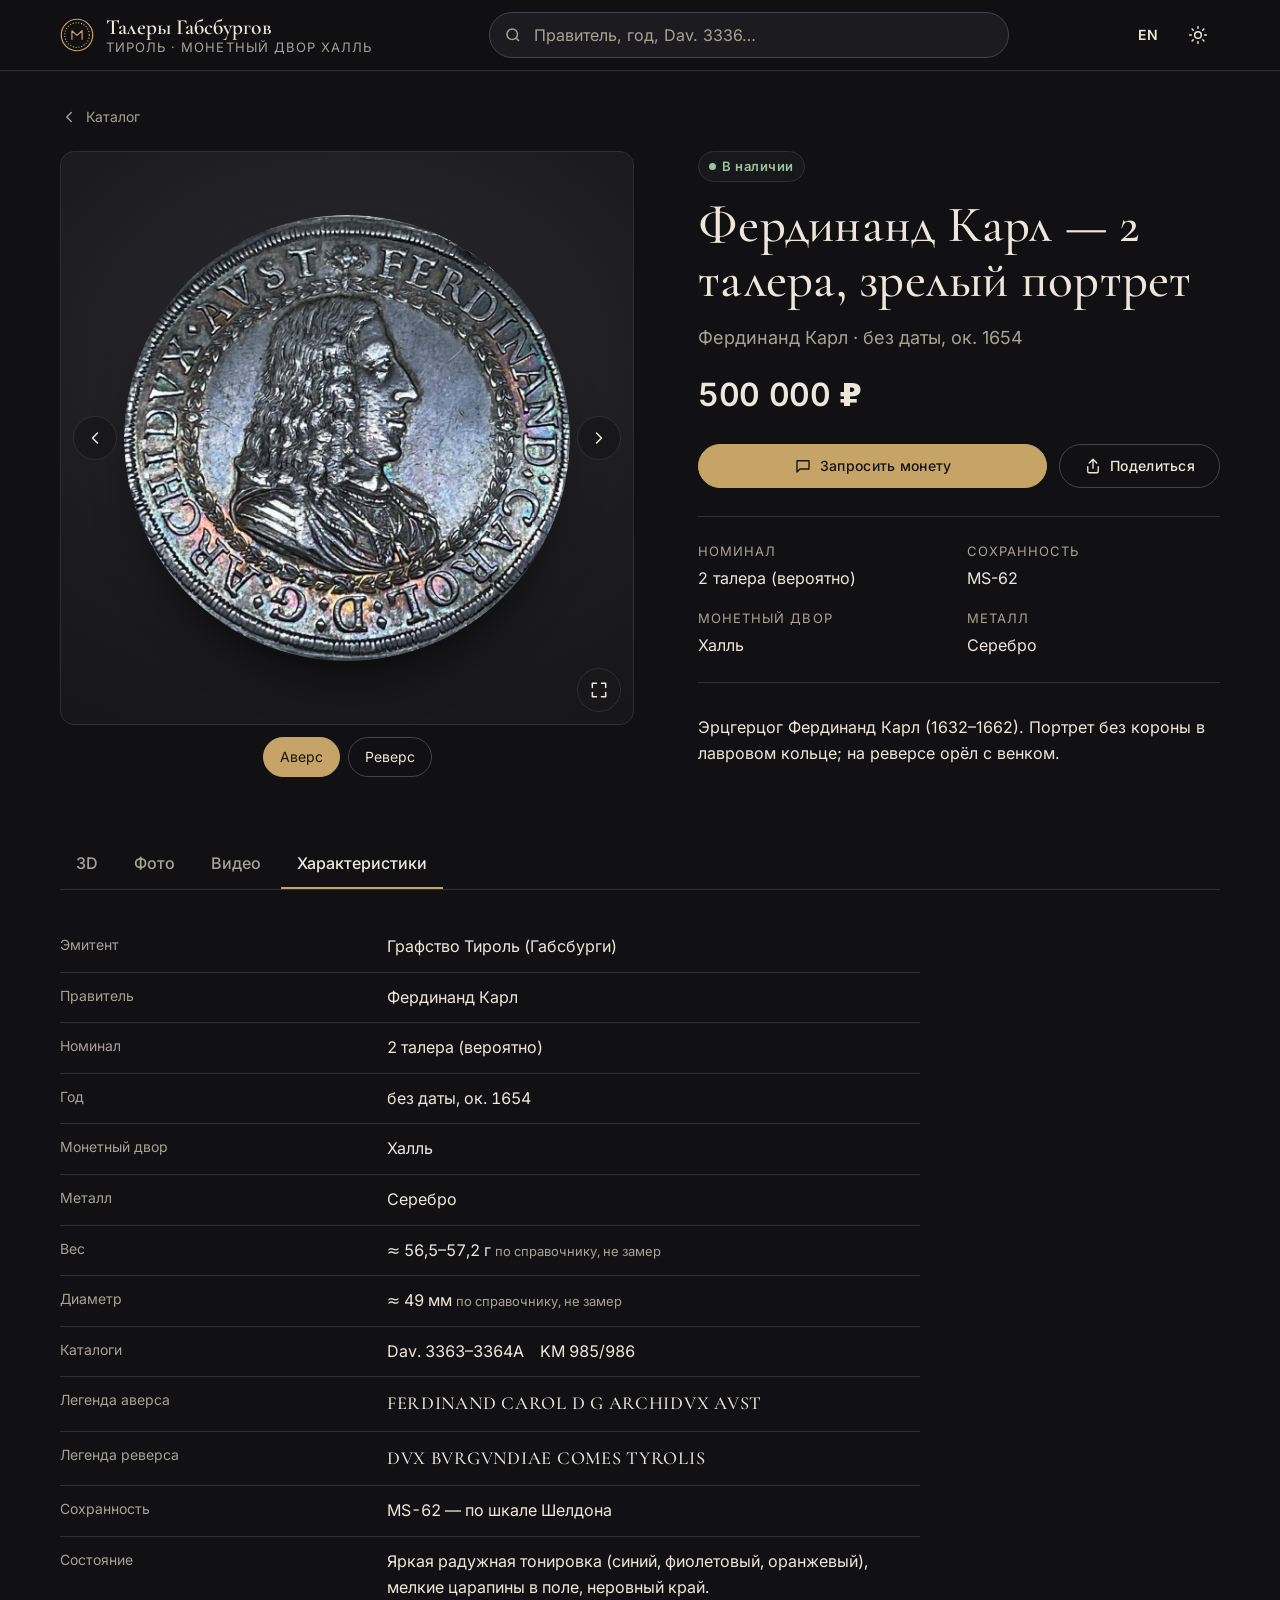
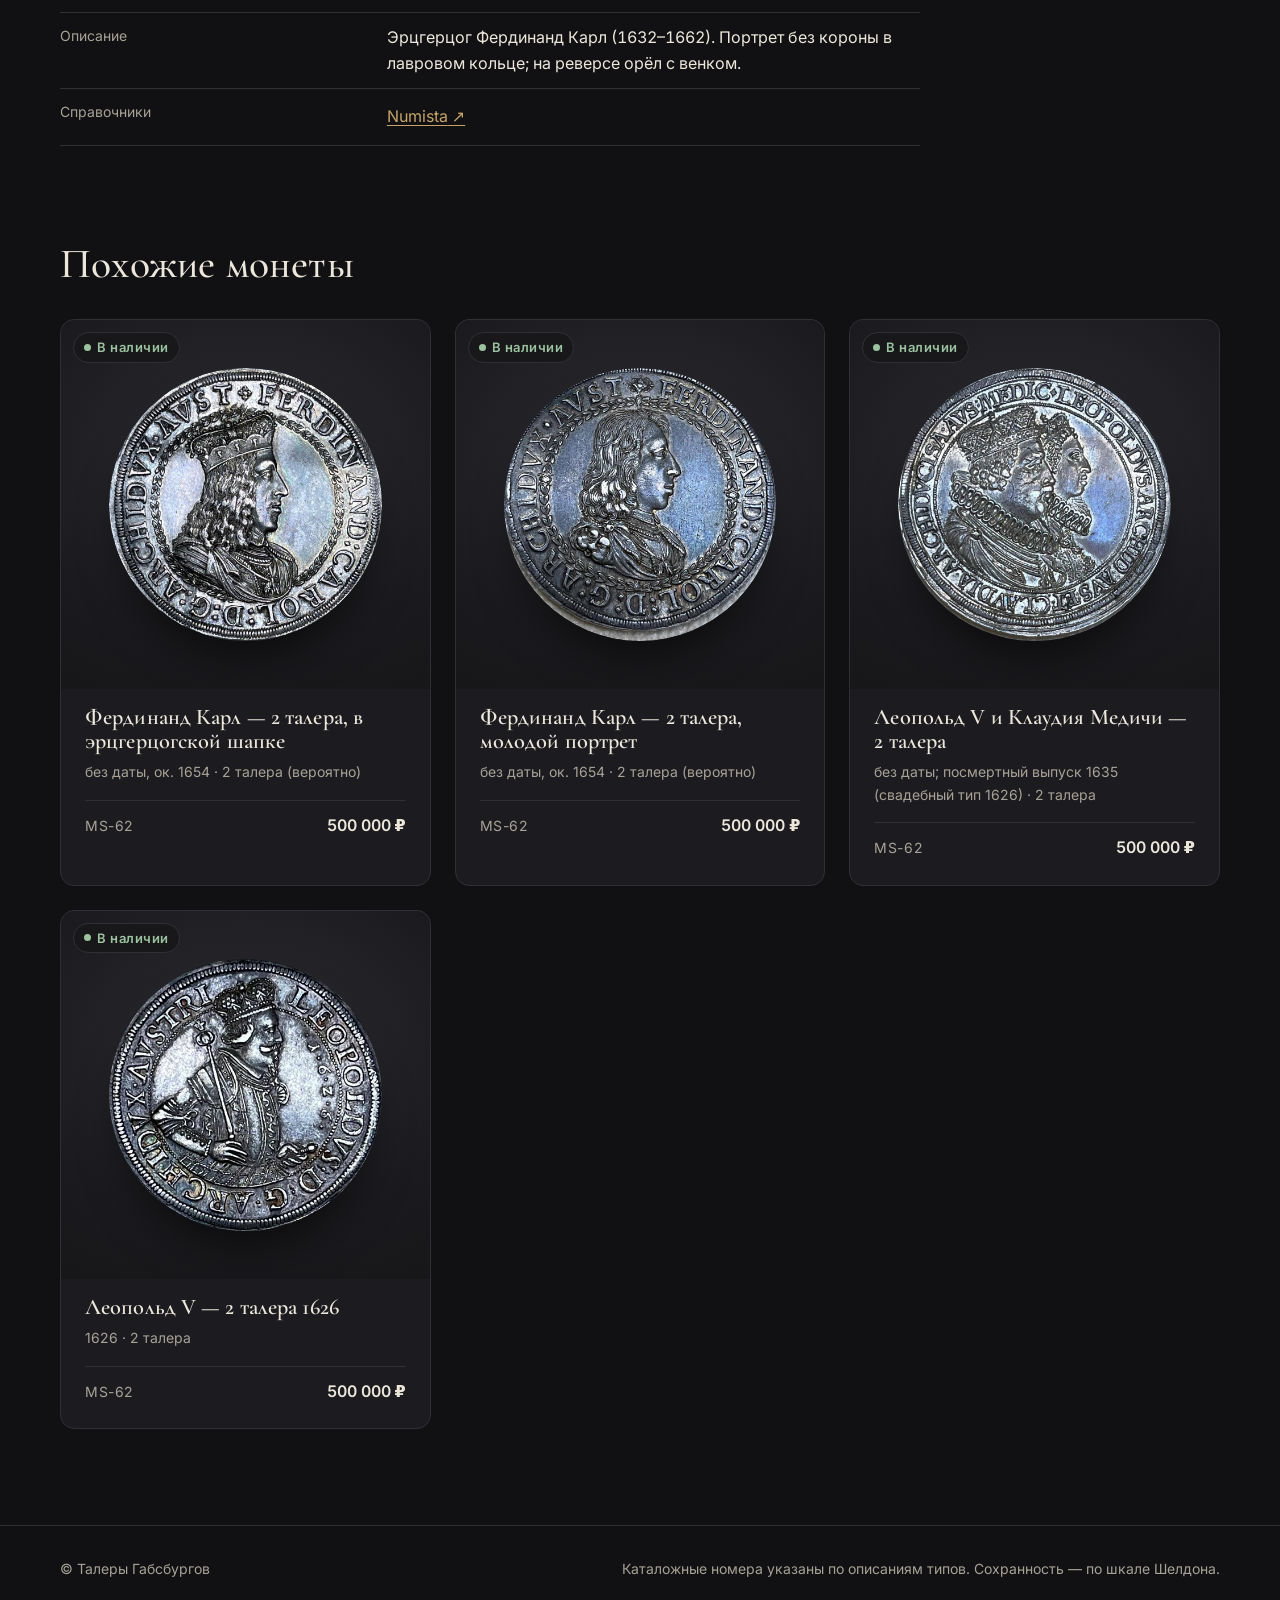
<file: coin/ferdinand-karl-nd-2t-mature.html>
<!doctype html>
<html lang="ru">
<head>
<meta charset="utf-8">
<meta name="viewport" content="width=device-width, initial-scale=1">
<title>Фердинанд Карл — 2 талера, зрелый портрет — Талеры Габсбургов</title>
<meta name="description" content="без даты, ок. 1654 · 2 талера (вероятно) · MS-62 · 500 000 ₽">
<meta property="og:type" content="product">
<meta property="og:site_name" content="Талеры Габсбургов">
<meta property="og:title" content="Фердинанд Карл — 2 талера, зрелый портрет">
<meta property="og:description" content="без даты, ок. 1654 · 2 талера (вероятно) · MS-62 · 500 000 ₽">
<meta property="og:image" content="../media/ferdinand-karl-nd-2t-mature/obverse-960.jpg">

<meta name="twitter:card" content="summary_large_image">
<meta name="twitter:title" content="Фердинанд Карл — 2 талера, зрелый портрет">
<meta name="twitter:description" content="без даты, ок. 1654 · 2 талера (вероятно) · MS-62 · 500 000 ₽">
<meta name="twitter:image" content="../media/ferdinand-karl-nd-2t-mature/obverse-960.jpg">
<meta name="theme-color" content="#111113">
<script type="application/ld+json">{"@context": "https://schema.org", "@type": "Product", "name": "Фердинанд Карл — 2 талера, зрелый портрет", "image": "../media/ferdinand-karl-nd-2t-mature/obverse-960.jpg", "description": "Эрцгерцог Фердинанд Карл (1632–1662). Портрет без короны в лавровом кольце; на реверсе орёл с венком.", "offers": {"@type": "Offer", "price": 500000, "priceCurrency": "RUB", "availability": "https://schema.org/InStock"}}</script>
<meta http-equiv="refresh" content="0; url=../#/coin/ferdinand-karl-nd-2t-mature">
<script>location.replace("../#/coin/ferdinand-karl-nd-2t-mature");</script>
<style>body{background:#111113;color:#ede7db;font:16px system-ui,sans-serif;display:grid;place-items:center;min-height:100vh;margin:0}a{color:#c6a468}</style>
</head>
<body><a href="../#/coin/ferdinand-karl-nd-2t-mature">Фердинанд Карл — 2 талера, зрелый портрет — открыть</a></body>
</html>
</file>
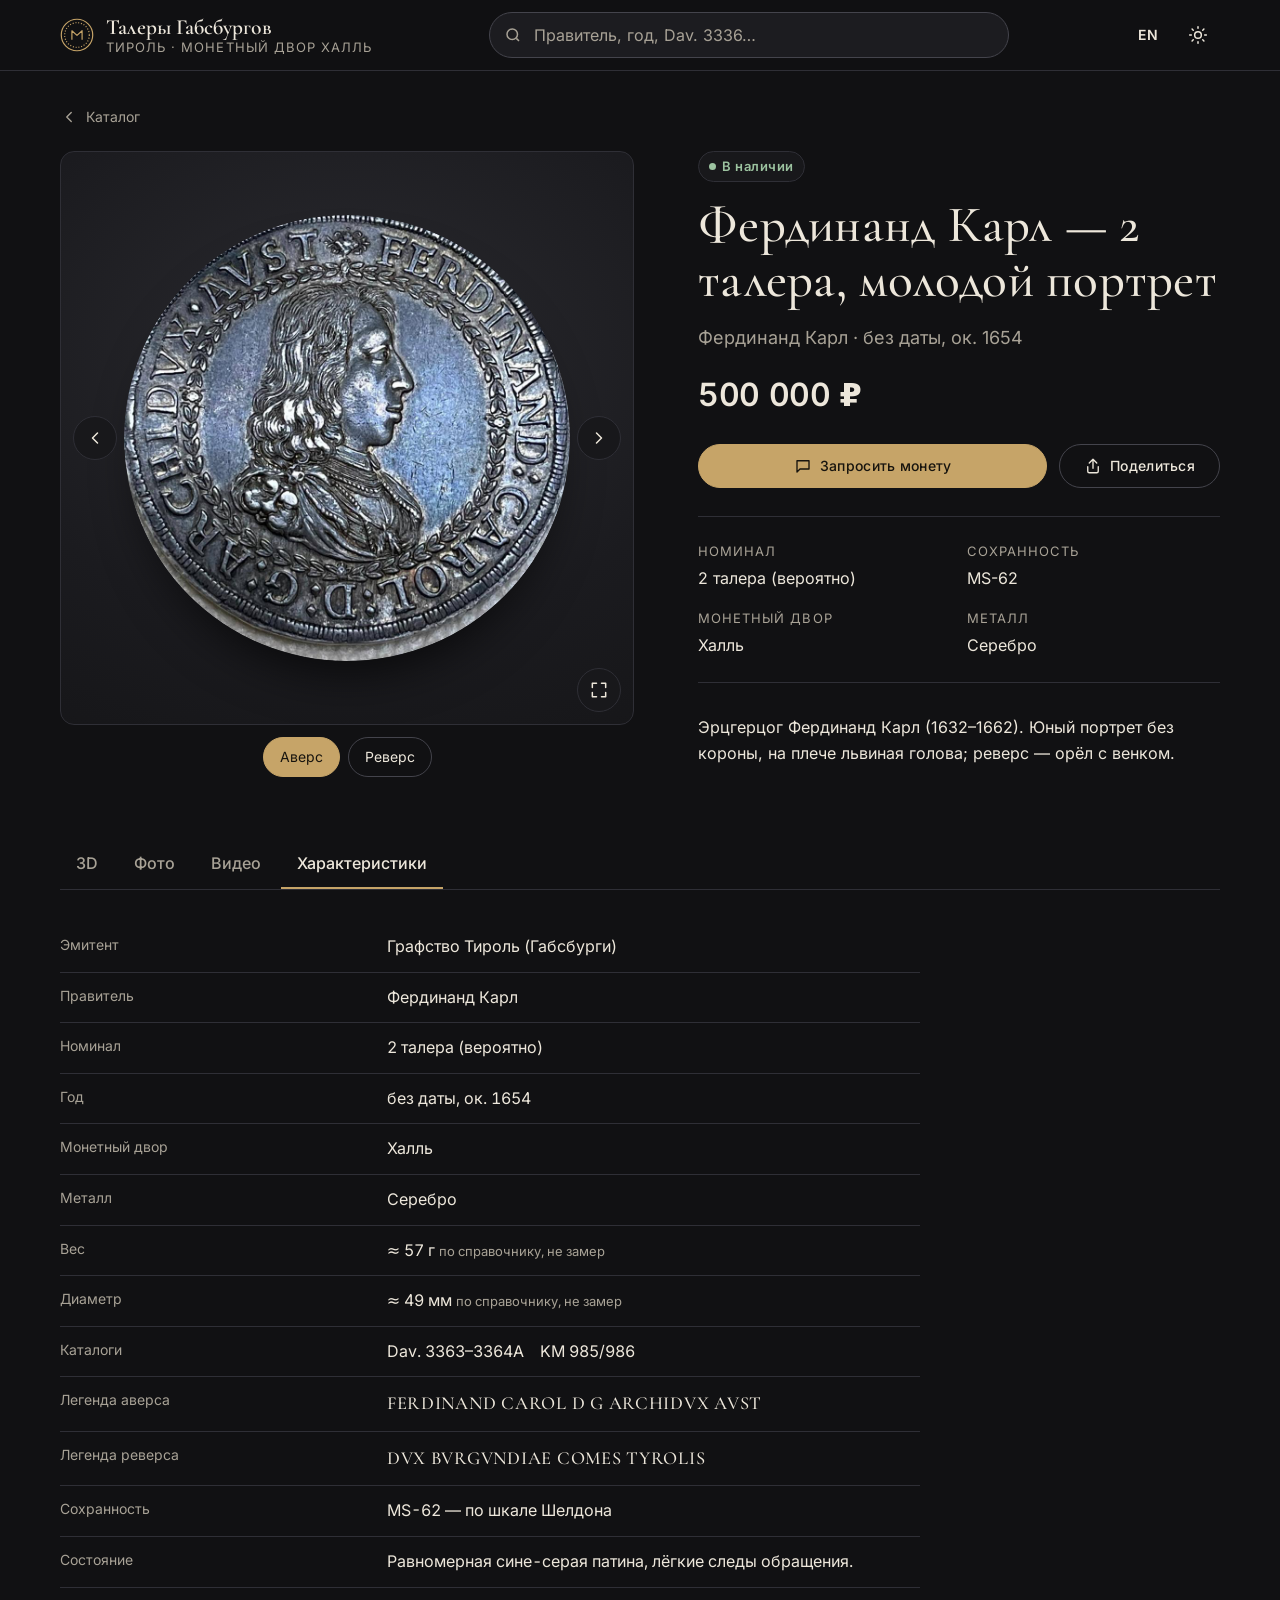
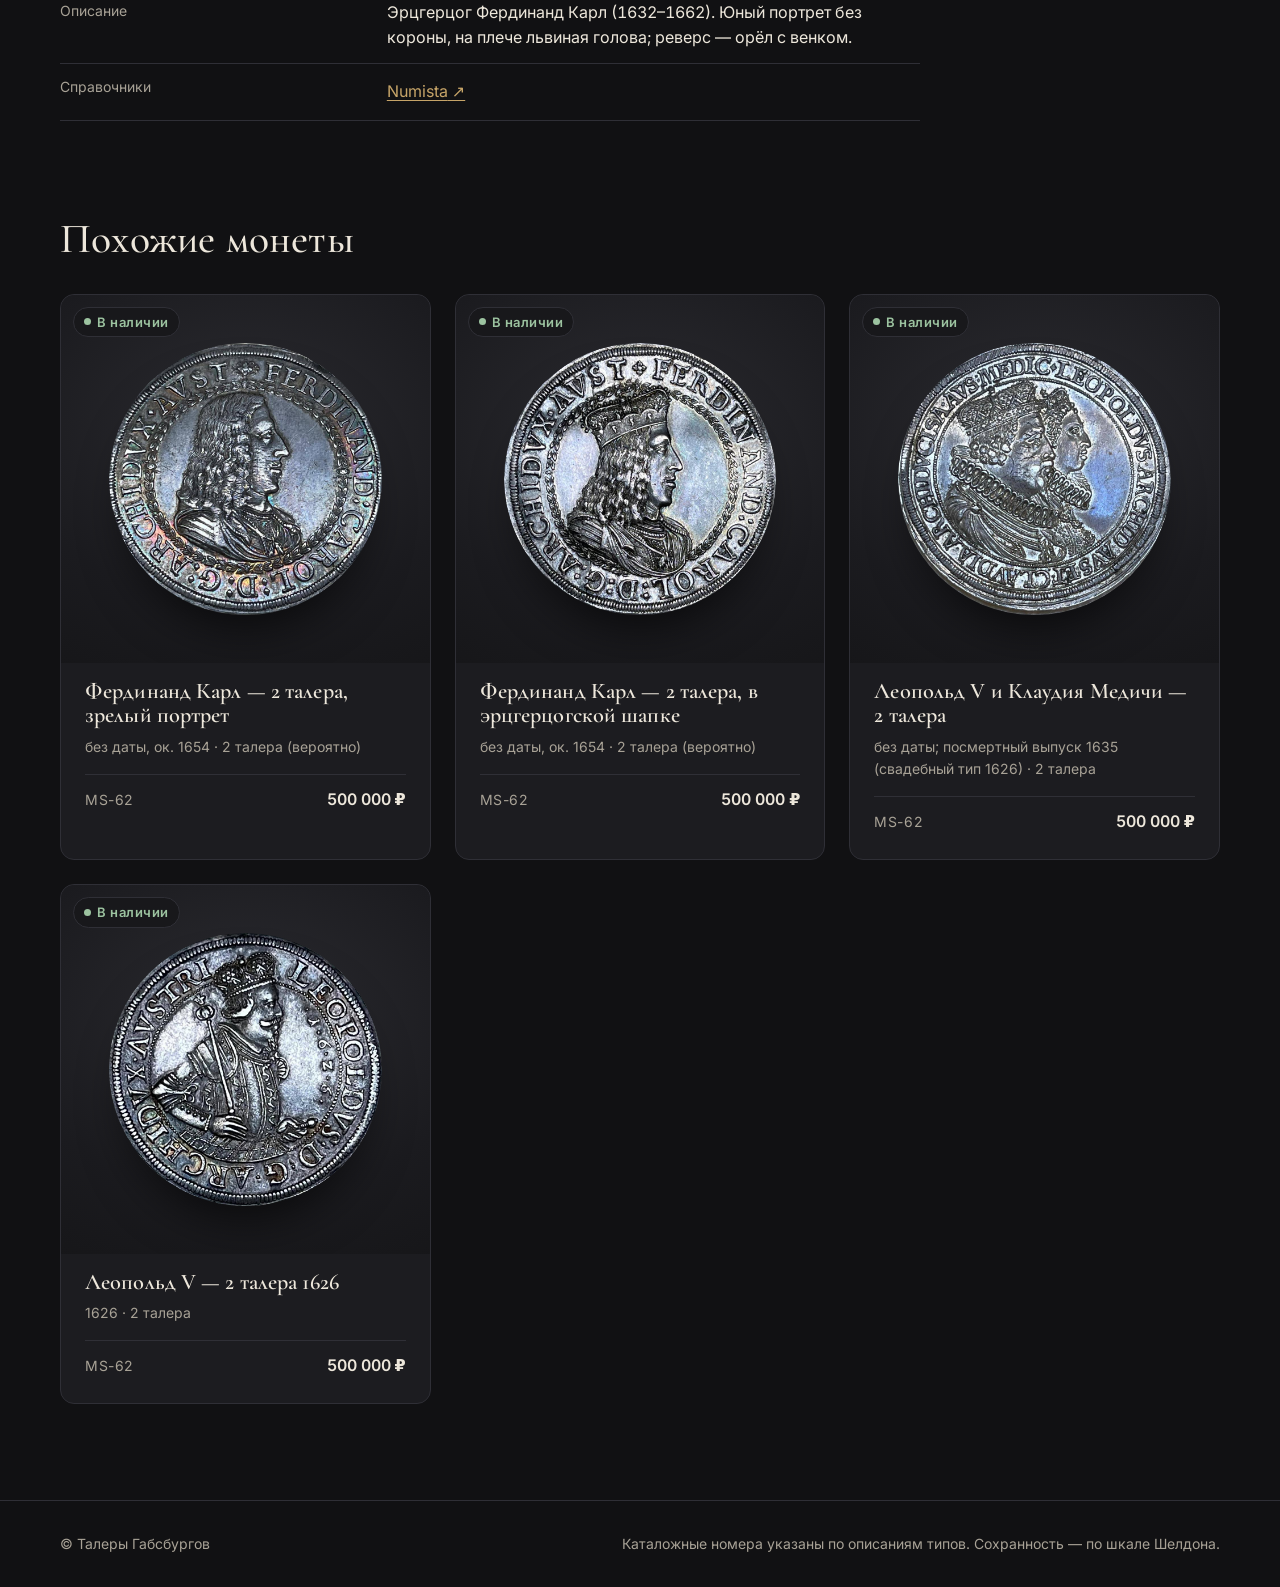
<file: coin/ferdinand-karl-nd-2t-young.html>
<!doctype html>
<html lang="ru">
<head>
<meta charset="utf-8">
<meta name="viewport" content="width=device-width, initial-scale=1">
<title>Фердинанд Карл — 2 талера, молодой портрет — Талеры Габсбургов</title>
<meta name="description" content="без даты, ок. 1654 · 2 талера (вероятно) · MS-62 · 500 000 ₽">
<meta property="og:type" content="product">
<meta property="og:site_name" content="Талеры Габсбургов">
<meta property="og:title" content="Фердинанд Карл — 2 талера, молодой портрет">
<meta property="og:description" content="без даты, ок. 1654 · 2 талера (вероятно) · MS-62 · 500 000 ₽">
<meta property="og:image" content="../media/ferdinand-karl-nd-2t-young/obverse-960.jpg">

<meta name="twitter:card" content="summary_large_image">
<meta name="twitter:title" content="Фердинанд Карл — 2 талера, молодой портрет">
<meta name="twitter:description" content="без даты, ок. 1654 · 2 талера (вероятно) · MS-62 · 500 000 ₽">
<meta name="twitter:image" content="../media/ferdinand-karl-nd-2t-young/obverse-960.jpg">
<meta name="theme-color" content="#111113">
<script type="application/ld+json">{"@context": "https://schema.org", "@type": "Product", "name": "Фердинанд Карл — 2 талера, молодой портрет", "image": "../media/ferdinand-karl-nd-2t-young/obverse-960.jpg", "description": "Эрцгерцог Фердинанд Карл (1632–1662). Юный портрет без короны, на плече львиная голова; реверс — орёл с венком.", "offers": {"@type": "Offer", "price": 500000, "priceCurrency": "RUB", "availability": "https://schema.org/InStock"}}</script>
<meta http-equiv="refresh" content="0; url=../#/coin/ferdinand-karl-nd-2t-young">
<script>location.replace("../#/coin/ferdinand-karl-nd-2t-young");</script>
<style>body{background:#111113;color:#ede7db;font:16px system-ui,sans-serif;display:grid;place-items:center;min-height:100vh;margin:0}a{color:#c6a468}</style>
</head>
<body><a href="../#/coin/ferdinand-karl-nd-2t-young">Фердинанд Карл — 2 талера, молодой портрет — открыть</a></body>
</html>
</file>
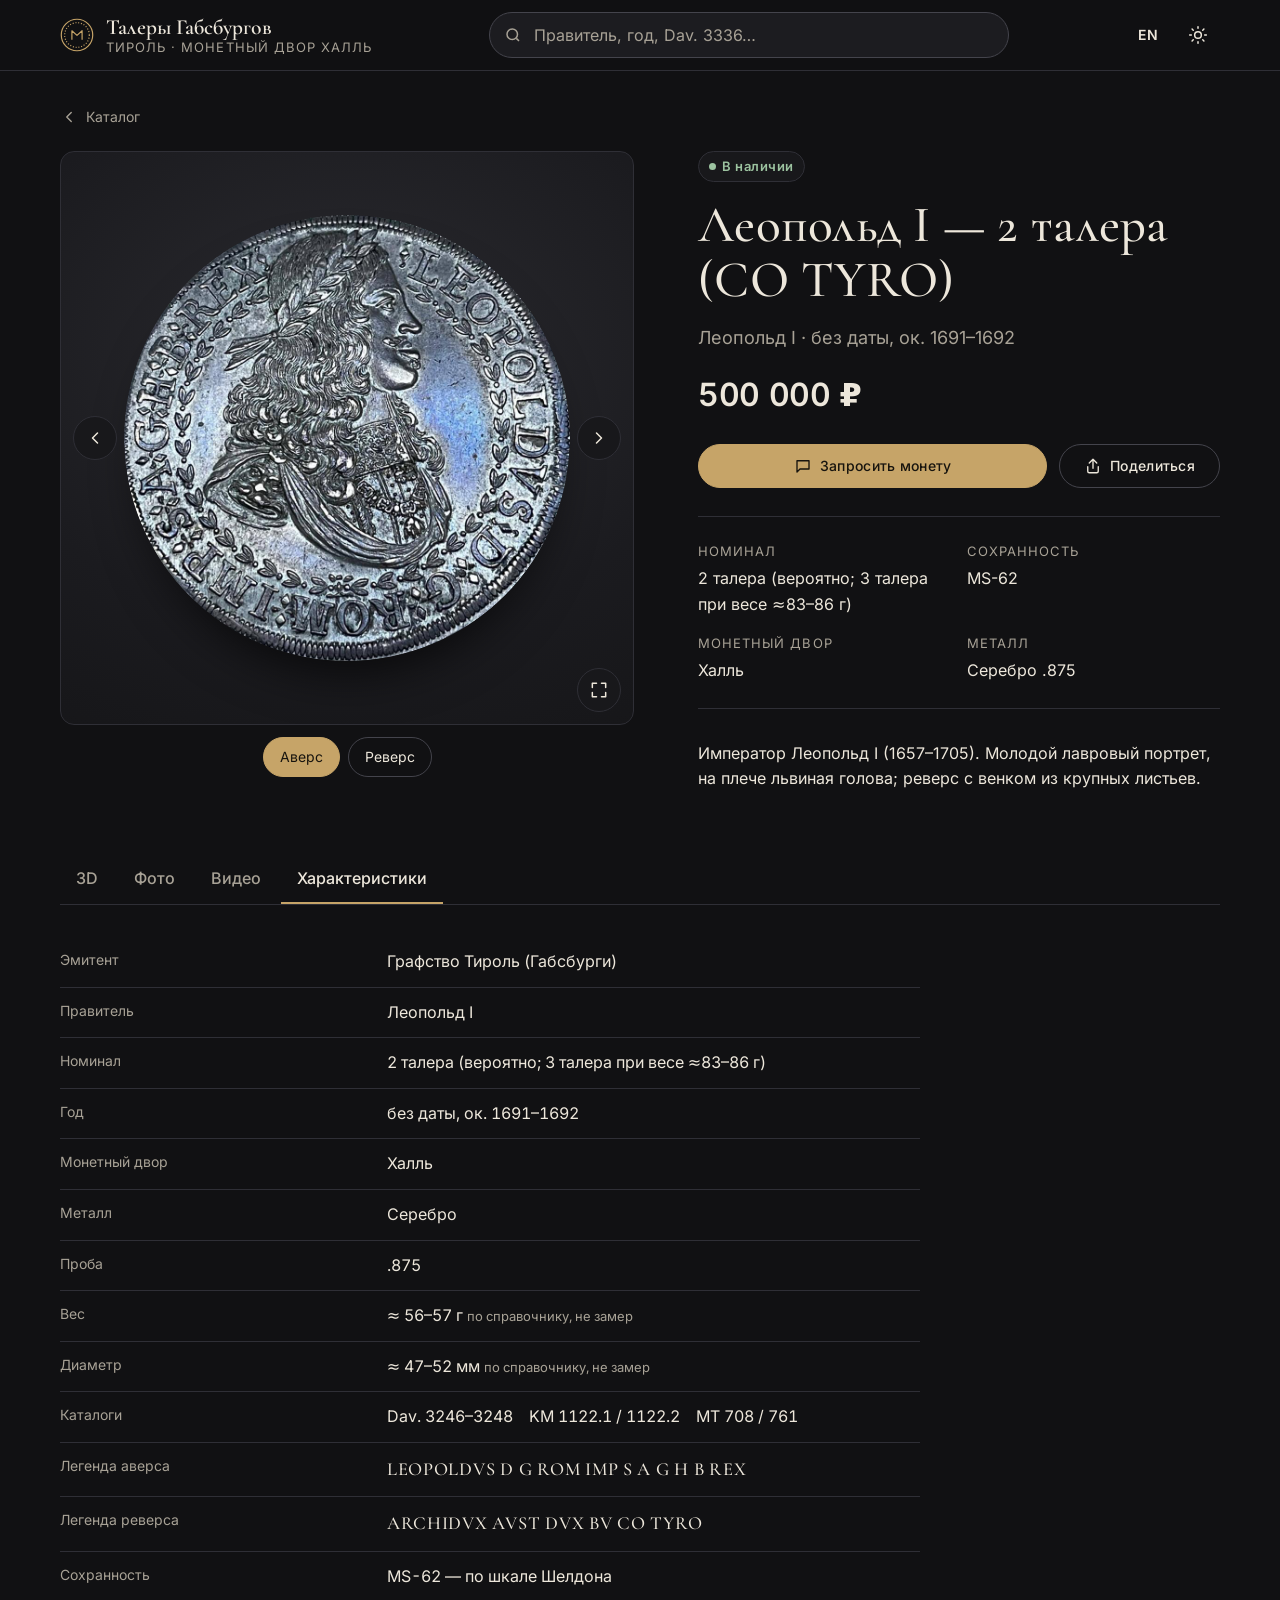
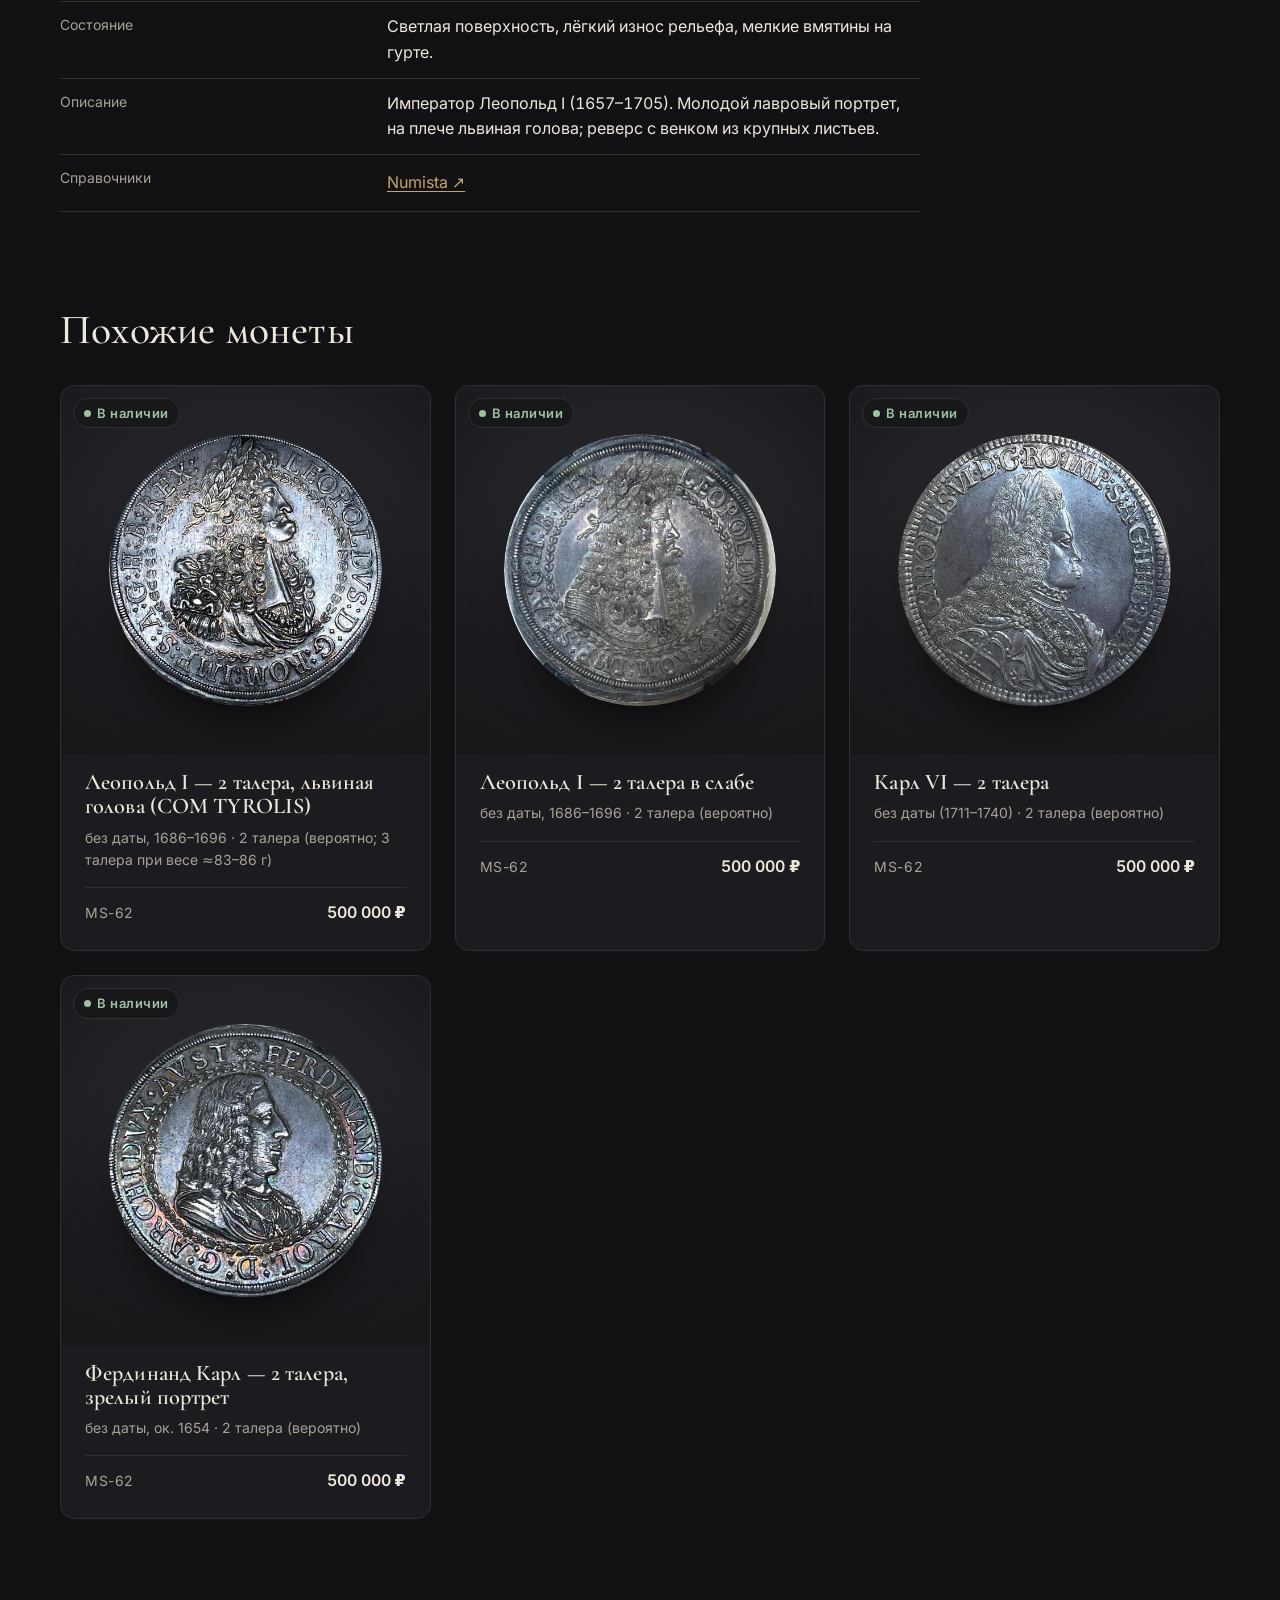
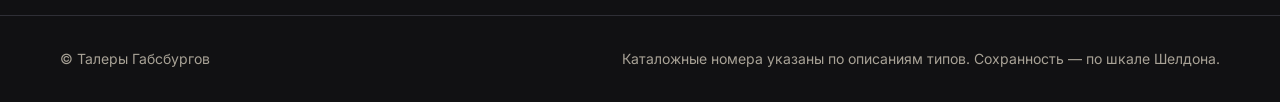
<file: coin/leopold-i-nd-2t-co-tyro.html>
<!doctype html>
<html lang="ru">
<head>
<meta charset="utf-8">
<meta name="viewport" content="width=device-width, initial-scale=1">
<title>Леопольд I — 2 талера (CO TYRO) — Талеры Габсбургов</title>
<meta name="description" content="без даты, ок. 1691–1692 · 2 талера (вероятно; 3 талера при весе ≈83–86 г) · MS-62 · 500 000 ₽">
<meta property="og:type" content="product">
<meta property="og:site_name" content="Талеры Габсбургов">
<meta property="og:title" content="Леопольд I — 2 талера (CO TYRO)">
<meta property="og:description" content="без даты, ок. 1691–1692 · 2 талера (вероятно; 3 талера при весе ≈83–86 г) · MS-62 · 500 000 ₽">
<meta property="og:image" content="../media/leopold-i-nd-2t-co-tyro/obverse-960.jpg">

<meta name="twitter:card" content="summary_large_image">
<meta name="twitter:title" content="Леопольд I — 2 талера (CO TYRO)">
<meta name="twitter:description" content="без даты, ок. 1691–1692 · 2 талера (вероятно; 3 талера при весе ≈83–86 г) · MS-62 · 500 000 ₽">
<meta name="twitter:image" content="../media/leopold-i-nd-2t-co-tyro/obverse-960.jpg">
<meta name="theme-color" content="#111113">
<script type="application/ld+json">{"@context": "https://schema.org", "@type": "Product", "name": "Леопольд I — 2 талера (CO TYRO)", "image": "../media/leopold-i-nd-2t-co-tyro/obverse-960.jpg", "description": "Император Леопольд I (1657–1705). Молодой лавровый портрет, на плече львиная голова; реверс с венком из крупных листьев.", "offers": {"@type": "Offer", "price": 500000, "priceCurrency": "RUB", "availability": "https://schema.org/InStock"}}</script>
<meta http-equiv="refresh" content="0; url=../#/coin/leopold-i-nd-2t-co-tyro">
<script>location.replace("../#/coin/leopold-i-nd-2t-co-tyro");</script>
<style>body{background:#111113;color:#ede7db;font:16px system-ui,sans-serif;display:grid;place-items:center;min-height:100vh;margin:0}a{color:#c6a468}</style>
</head>
<body><a href="../#/coin/leopold-i-nd-2t-co-tyro">Леопольд I — 2 талера (CO TYRO) — открыть</a></body>
</html>
</file>
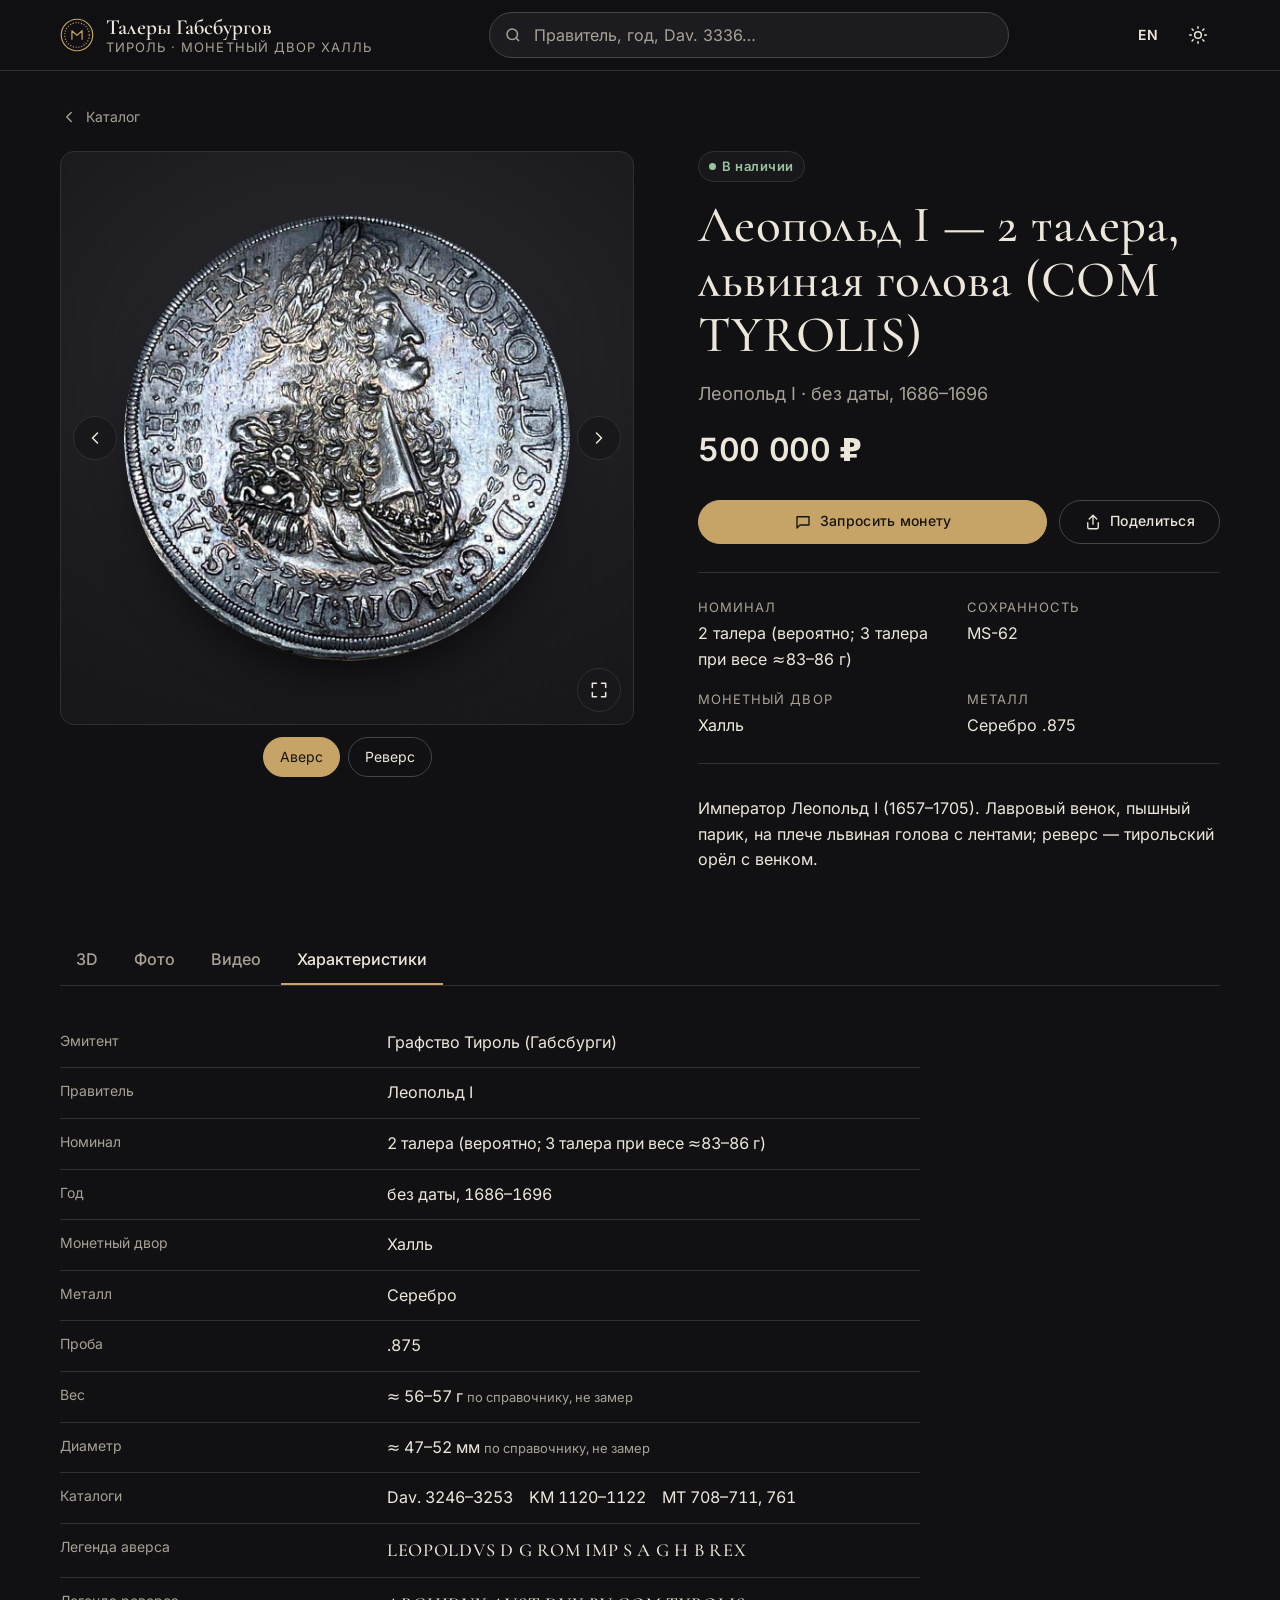
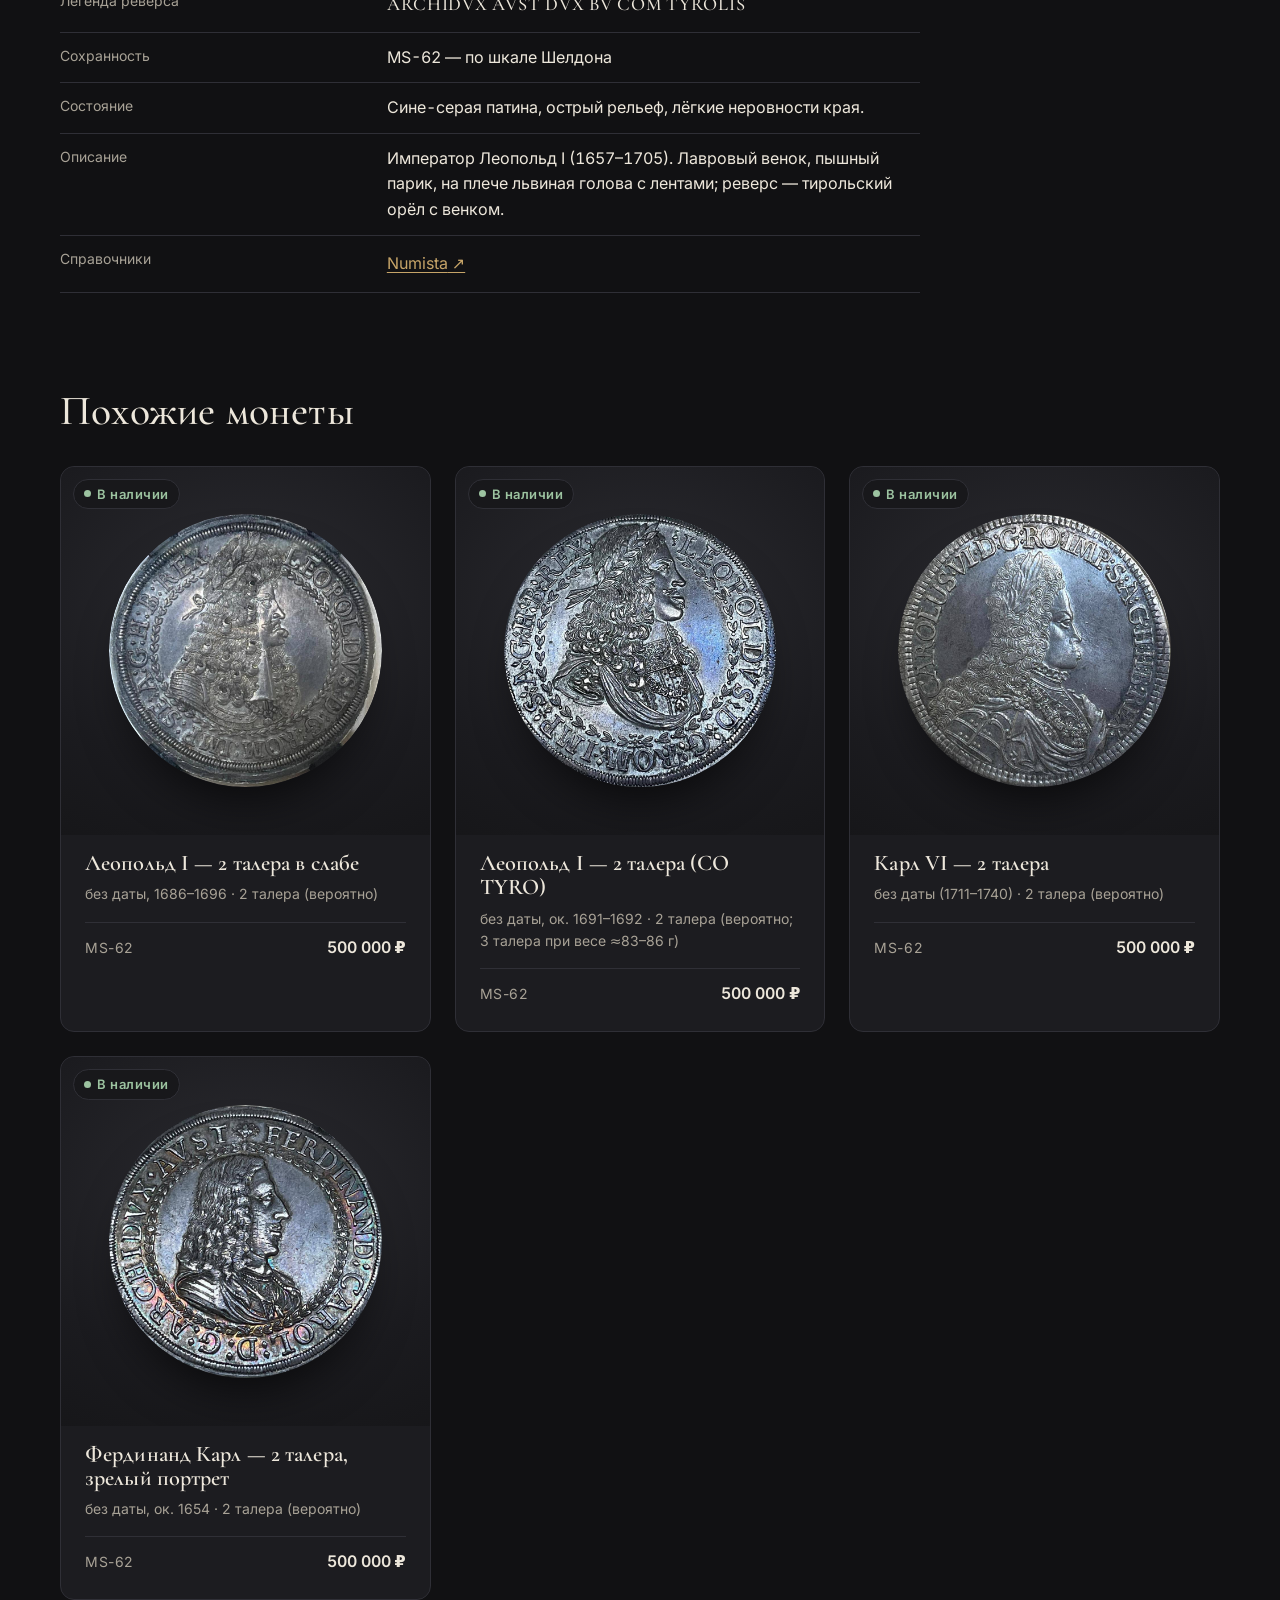
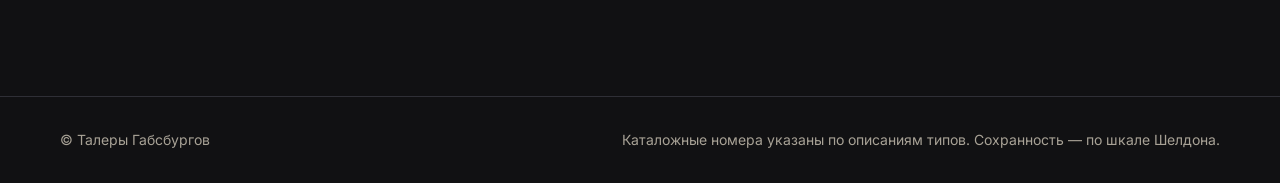
<file: coin/leopold-i-nd-2t-com-tyrolis.html>
<!doctype html>
<html lang="ru">
<head>
<meta charset="utf-8">
<meta name="viewport" content="width=device-width, initial-scale=1">
<title>Леопольд I — 2 талера, львиная голова (COM TYROLIS) — Талеры Габсбургов</title>
<meta name="description" content="без даты, 1686–1696 · 2 талера (вероятно; 3 талера при весе ≈83–86 г) · MS-62 · 500 000 ₽">
<meta property="og:type" content="product">
<meta property="og:site_name" content="Талеры Габсбургов">
<meta property="og:title" content="Леопольд I — 2 талера, львиная голова (COM TYROLIS)">
<meta property="og:description" content="без даты, 1686–1696 · 2 талера (вероятно; 3 талера при весе ≈83–86 г) · MS-62 · 500 000 ₽">
<meta property="og:image" content="../media/leopold-i-nd-2t-com-tyrolis/obverse-960.jpg">

<meta name="twitter:card" content="summary_large_image">
<meta name="twitter:title" content="Леопольд I — 2 талера, львиная голова (COM TYROLIS)">
<meta name="twitter:description" content="без даты, 1686–1696 · 2 талера (вероятно; 3 талера при весе ≈83–86 г) · MS-62 · 500 000 ₽">
<meta name="twitter:image" content="../media/leopold-i-nd-2t-com-tyrolis/obverse-960.jpg">
<meta name="theme-color" content="#111113">
<script type="application/ld+json">{"@context": "https://schema.org", "@type": "Product", "name": "Леопольд I — 2 талера, львиная голова (COM TYROLIS)", "image": "../media/leopold-i-nd-2t-com-tyrolis/obverse-960.jpg", "description": "Император Леопольд I (1657–1705). Лавровый венок, пышный парик, на плече львиная голова с лентами; реверс — тирольский орёл с венком.", "offers": {"@type": "Offer", "price": 500000, "priceCurrency": "RUB", "availability": "https://schema.org/InStock"}}</script>
<meta http-equiv="refresh" content="0; url=../#/coin/leopold-i-nd-2t-com-tyrolis">
<script>location.replace("../#/coin/leopold-i-nd-2t-com-tyrolis");</script>
<style>body{background:#111113;color:#ede7db;font:16px system-ui,sans-serif;display:grid;place-items:center;min-height:100vh;margin:0}a{color:#c6a468}</style>
</head>
<body><a href="../#/coin/leopold-i-nd-2t-com-tyrolis">Леопольд I — 2 талера, львиная голова (COM TYROLIS) — открыть</a></body>
</html>
</file>
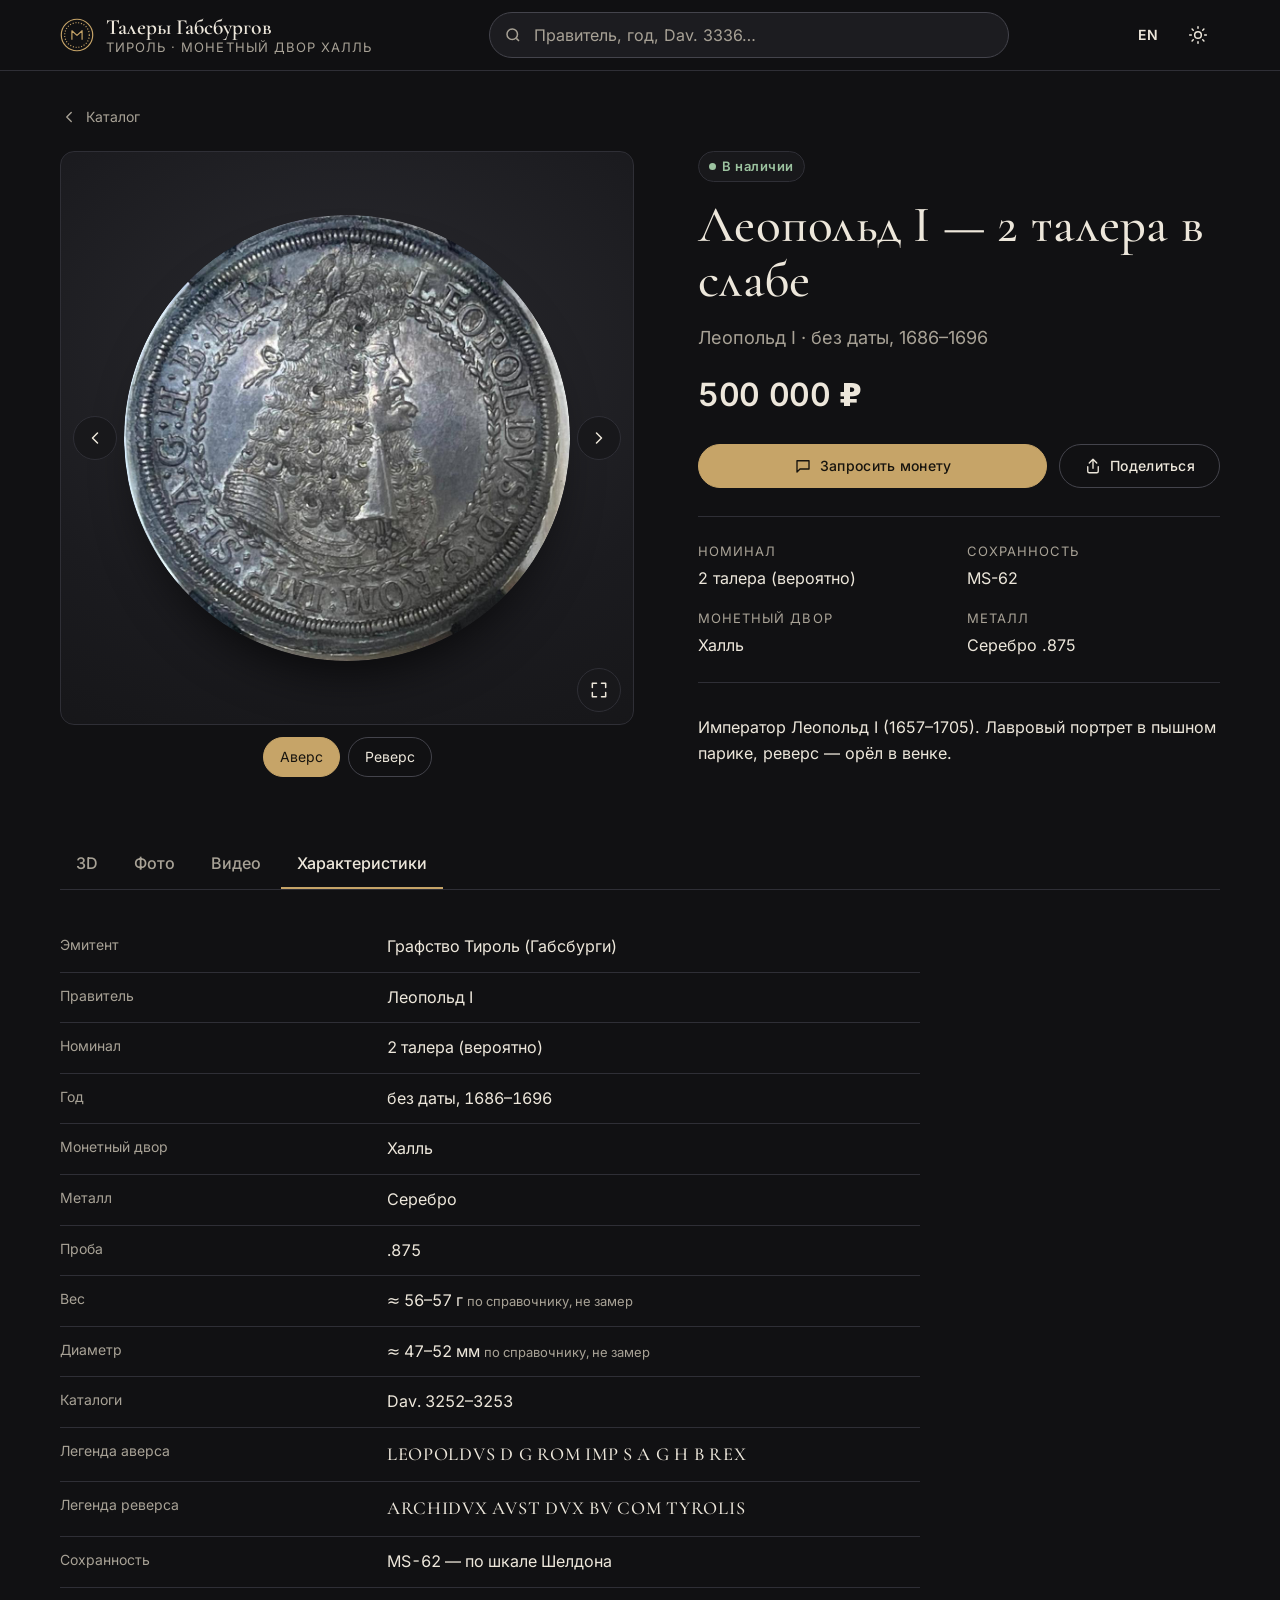
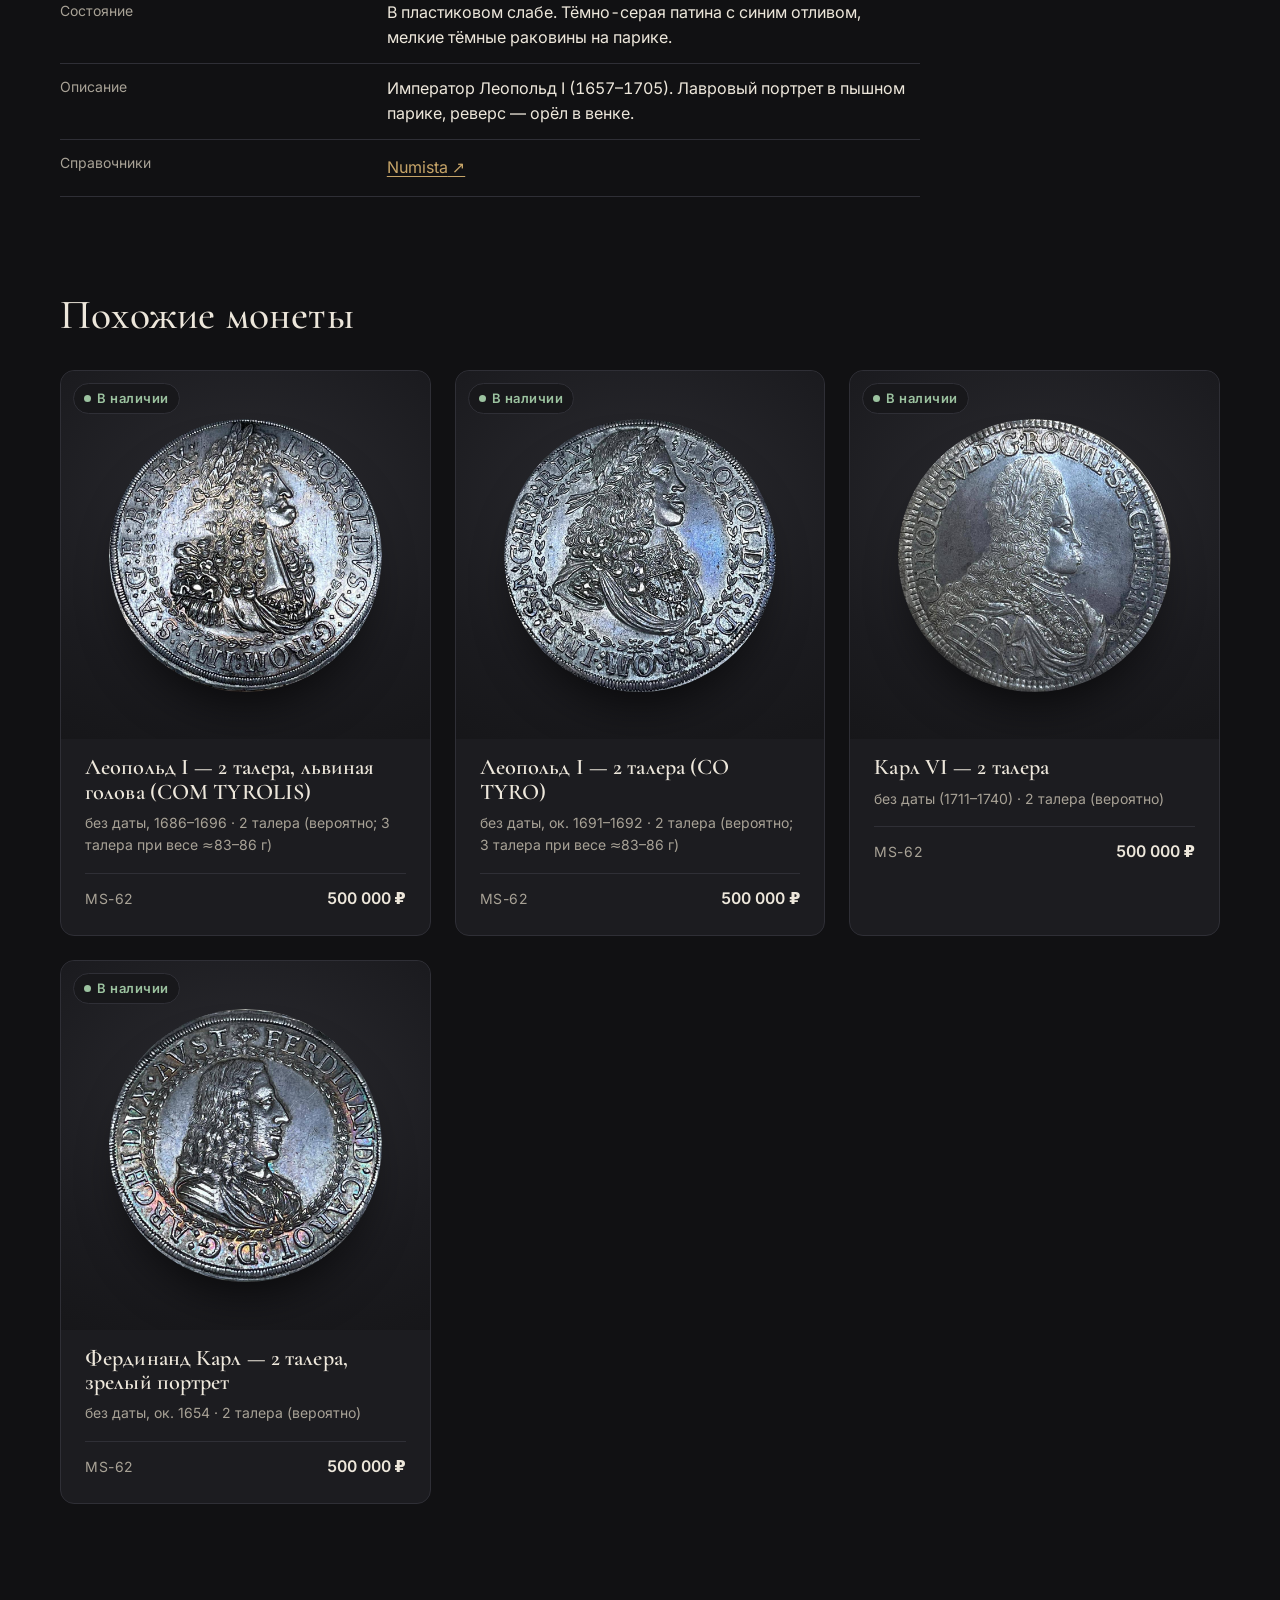
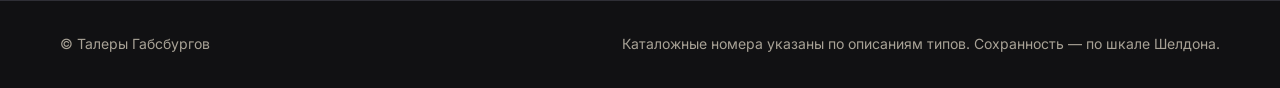
<file: coin/leopold-i-nd-2t-slab.html>
<!doctype html>
<html lang="ru">
<head>
<meta charset="utf-8">
<meta name="viewport" content="width=device-width, initial-scale=1">
<title>Леопольд I — 2 талера в слабе — Талеры Габсбургов</title>
<meta name="description" content="без даты, 1686–1696 · 2 талера (вероятно) · MS-62 · 500 000 ₽">
<meta property="og:type" content="product">
<meta property="og:site_name" content="Талеры Габсбургов">
<meta property="og:title" content="Леопольд I — 2 талера в слабе">
<meta property="og:description" content="без даты, 1686–1696 · 2 талера (вероятно) · MS-62 · 500 000 ₽">
<meta property="og:image" content="../media/leopold-i-nd-2t-slab/obverse-960.jpg">

<meta name="twitter:card" content="summary_large_image">
<meta name="twitter:title" content="Леопольд I — 2 талера в слабе">
<meta name="twitter:description" content="без даты, 1686–1696 · 2 талера (вероятно) · MS-62 · 500 000 ₽">
<meta name="twitter:image" content="../media/leopold-i-nd-2t-slab/obverse-960.jpg">
<meta name="theme-color" content="#111113">
<script type="application/ld+json">{"@context": "https://schema.org", "@type": "Product", "name": "Леопольд I — 2 талера в слабе", "image": "../media/leopold-i-nd-2t-slab/obverse-960.jpg", "description": "Император Леопольд I (1657–1705). Лавровый портрет в пышном парике, реверс — орёл в венке.", "offers": {"@type": "Offer", "price": 500000, "priceCurrency": "RUB", "availability": "https://schema.org/InStock"}}</script>
<meta http-equiv="refresh" content="0; url=../#/coin/leopold-i-nd-2t-slab">
<script>location.replace("../#/coin/leopold-i-nd-2t-slab");</script>
<style>body{background:#111113;color:#ede7db;font:16px system-ui,sans-serif;display:grid;place-items:center;min-height:100vh;margin:0}a{color:#c6a468}</style>
</head>
<body><a href="../#/coin/leopold-i-nd-2t-slab">Леопольд I — 2 талера в слабе — открыть</a></body>
</html>
</file>
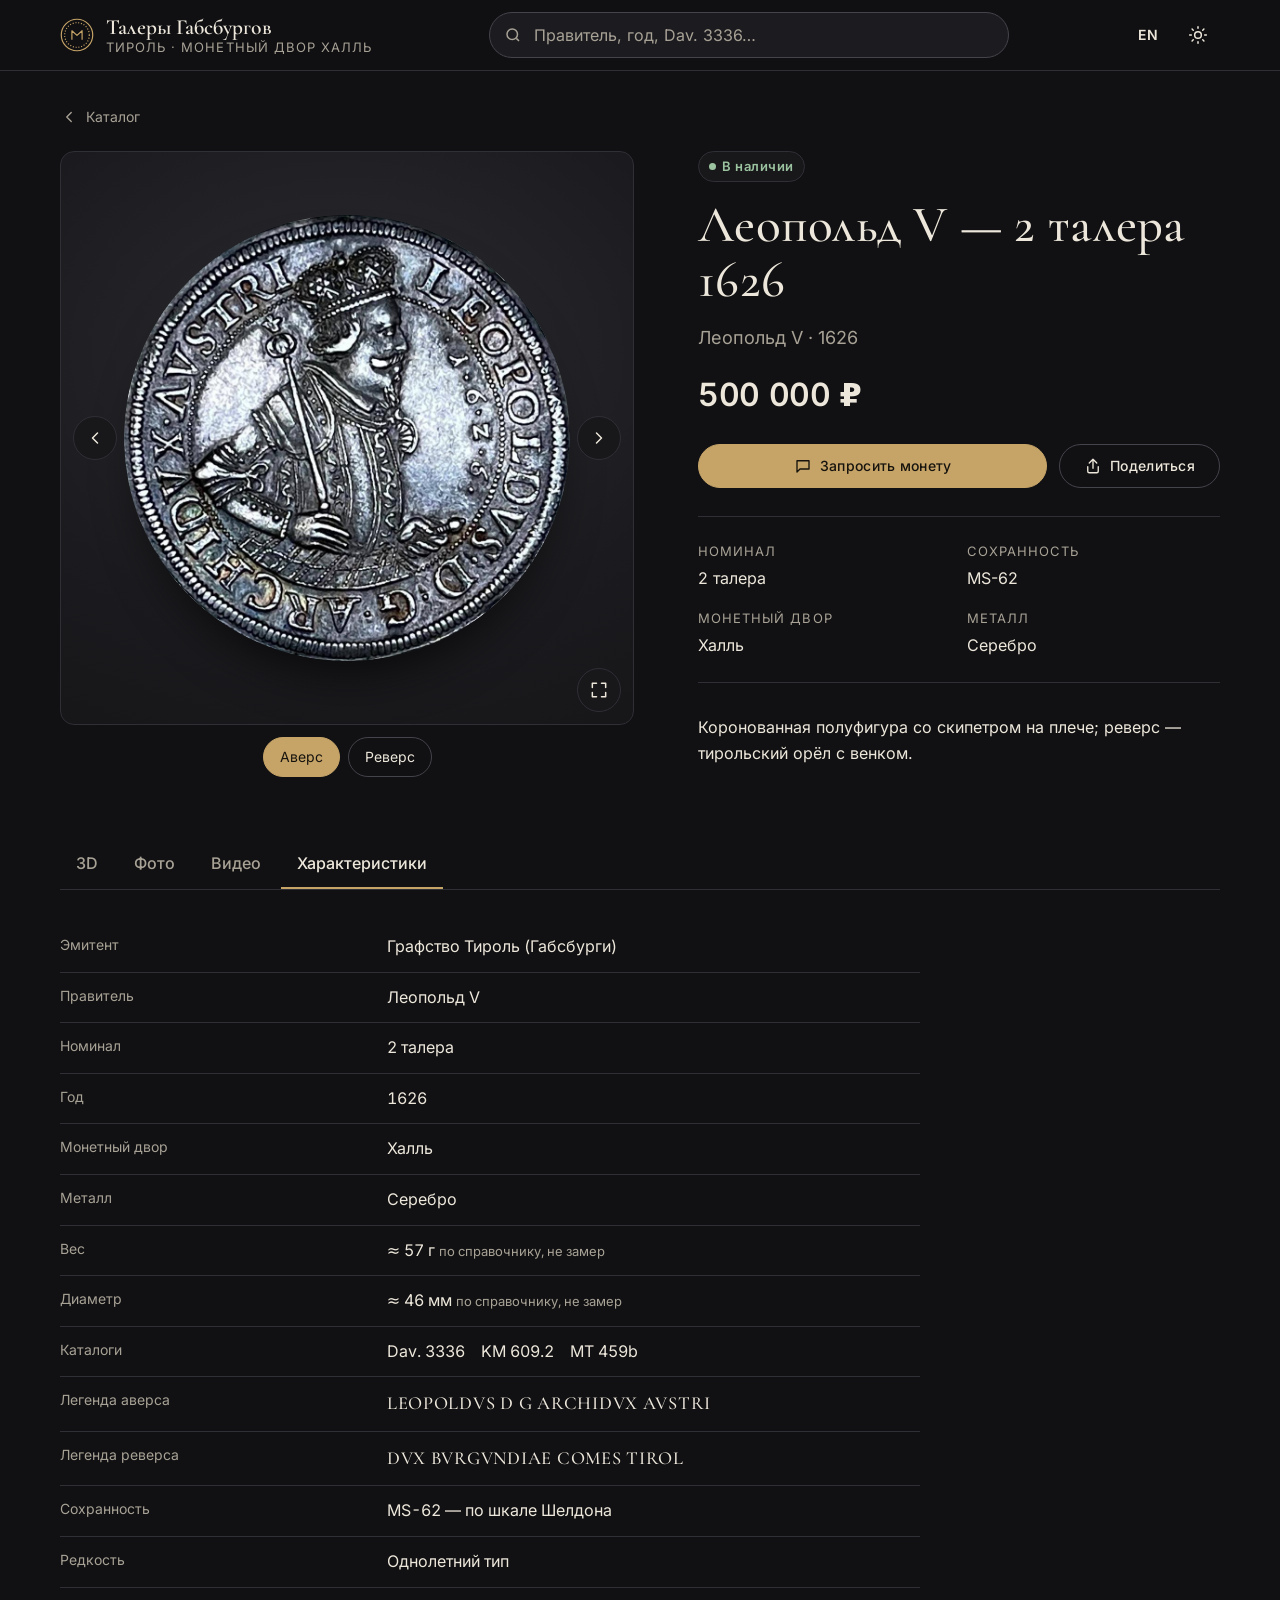
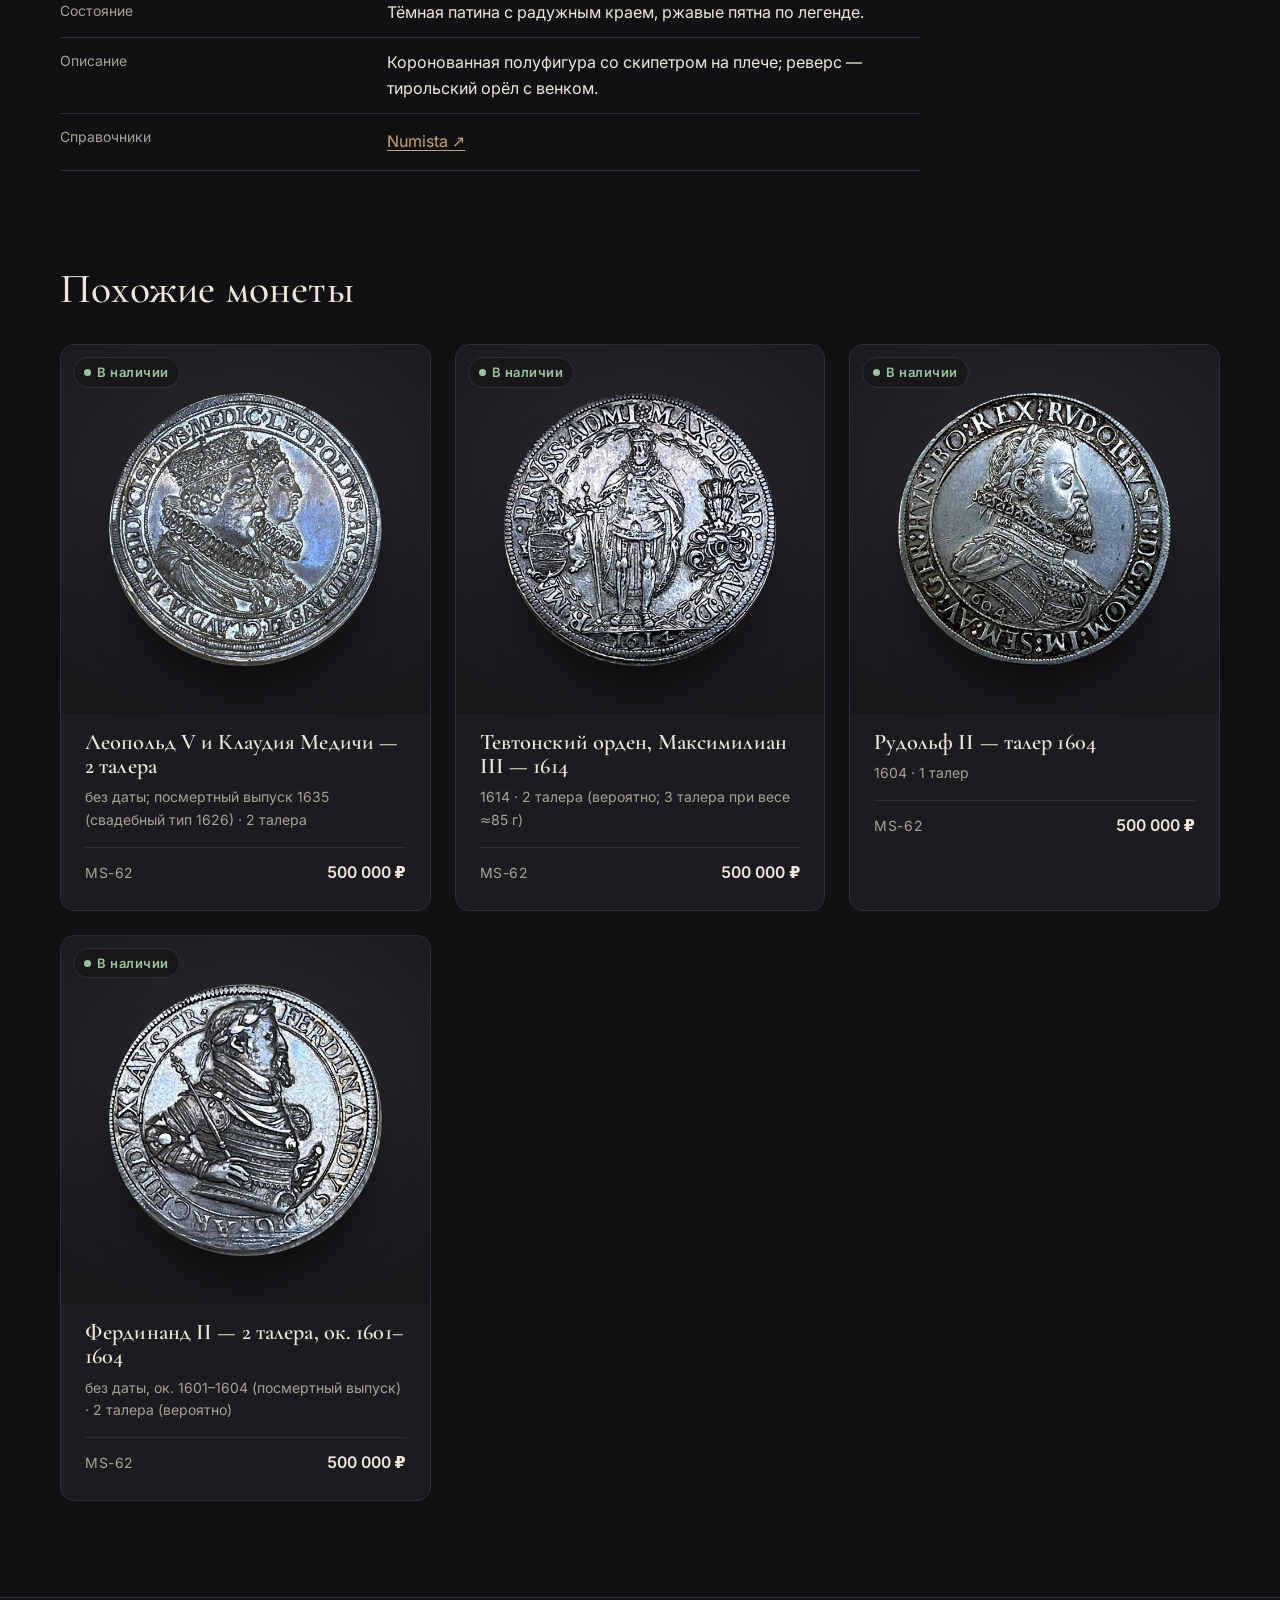
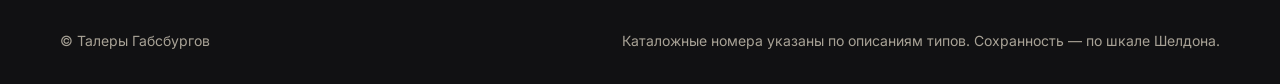
<file: coin/leopold-v-1626-2t.html>
<!doctype html>
<html lang="ru">
<head>
<meta charset="utf-8">
<meta name="viewport" content="width=device-width, initial-scale=1">
<title>Леопольд V — 2 талера 1626 — Талеры Габсбургов</title>
<meta name="description" content="1626 · 2 талера · MS-62 · 500 000 ₽">
<meta property="og:type" content="product">
<meta property="og:site_name" content="Талеры Габсбургов">
<meta property="og:title" content="Леопольд V — 2 талера 1626">
<meta property="og:description" content="1626 · 2 талера · MS-62 · 500 000 ₽">
<meta property="og:image" content="../media/leopold-v-1626-2t/obverse-960.jpg">

<meta name="twitter:card" content="summary_large_image">
<meta name="twitter:title" content="Леопольд V — 2 талера 1626">
<meta name="twitter:description" content="1626 · 2 талера · MS-62 · 500 000 ₽">
<meta name="twitter:image" content="../media/leopold-v-1626-2t/obverse-960.jpg">
<meta name="theme-color" content="#111113">
<script type="application/ld+json">{"@context": "https://schema.org", "@type": "Product", "name": "Леопольд V — 2 талера 1626", "image": "../media/leopold-v-1626-2t/obverse-960.jpg", "description": "Коронованная полуфигура со скипетром на плече; реверс — тирольский орёл с венком.", "offers": {"@type": "Offer", "price": 500000, "priceCurrency": "RUB", "availability": "https://schema.org/InStock"}}</script>
<meta http-equiv="refresh" content="0; url=../#/coin/leopold-v-1626-2t">
<script>location.replace("../#/coin/leopold-v-1626-2t");</script>
<style>body{background:#111113;color:#ede7db;font:16px system-ui,sans-serif;display:grid;place-items:center;min-height:100vh;margin:0}a{color:#c6a468}</style>
</head>
<body><a href="../#/coin/leopold-v-1626-2t">Леопольд V — 2 талера 1626 — открыть</a></body>
</html>
</file>
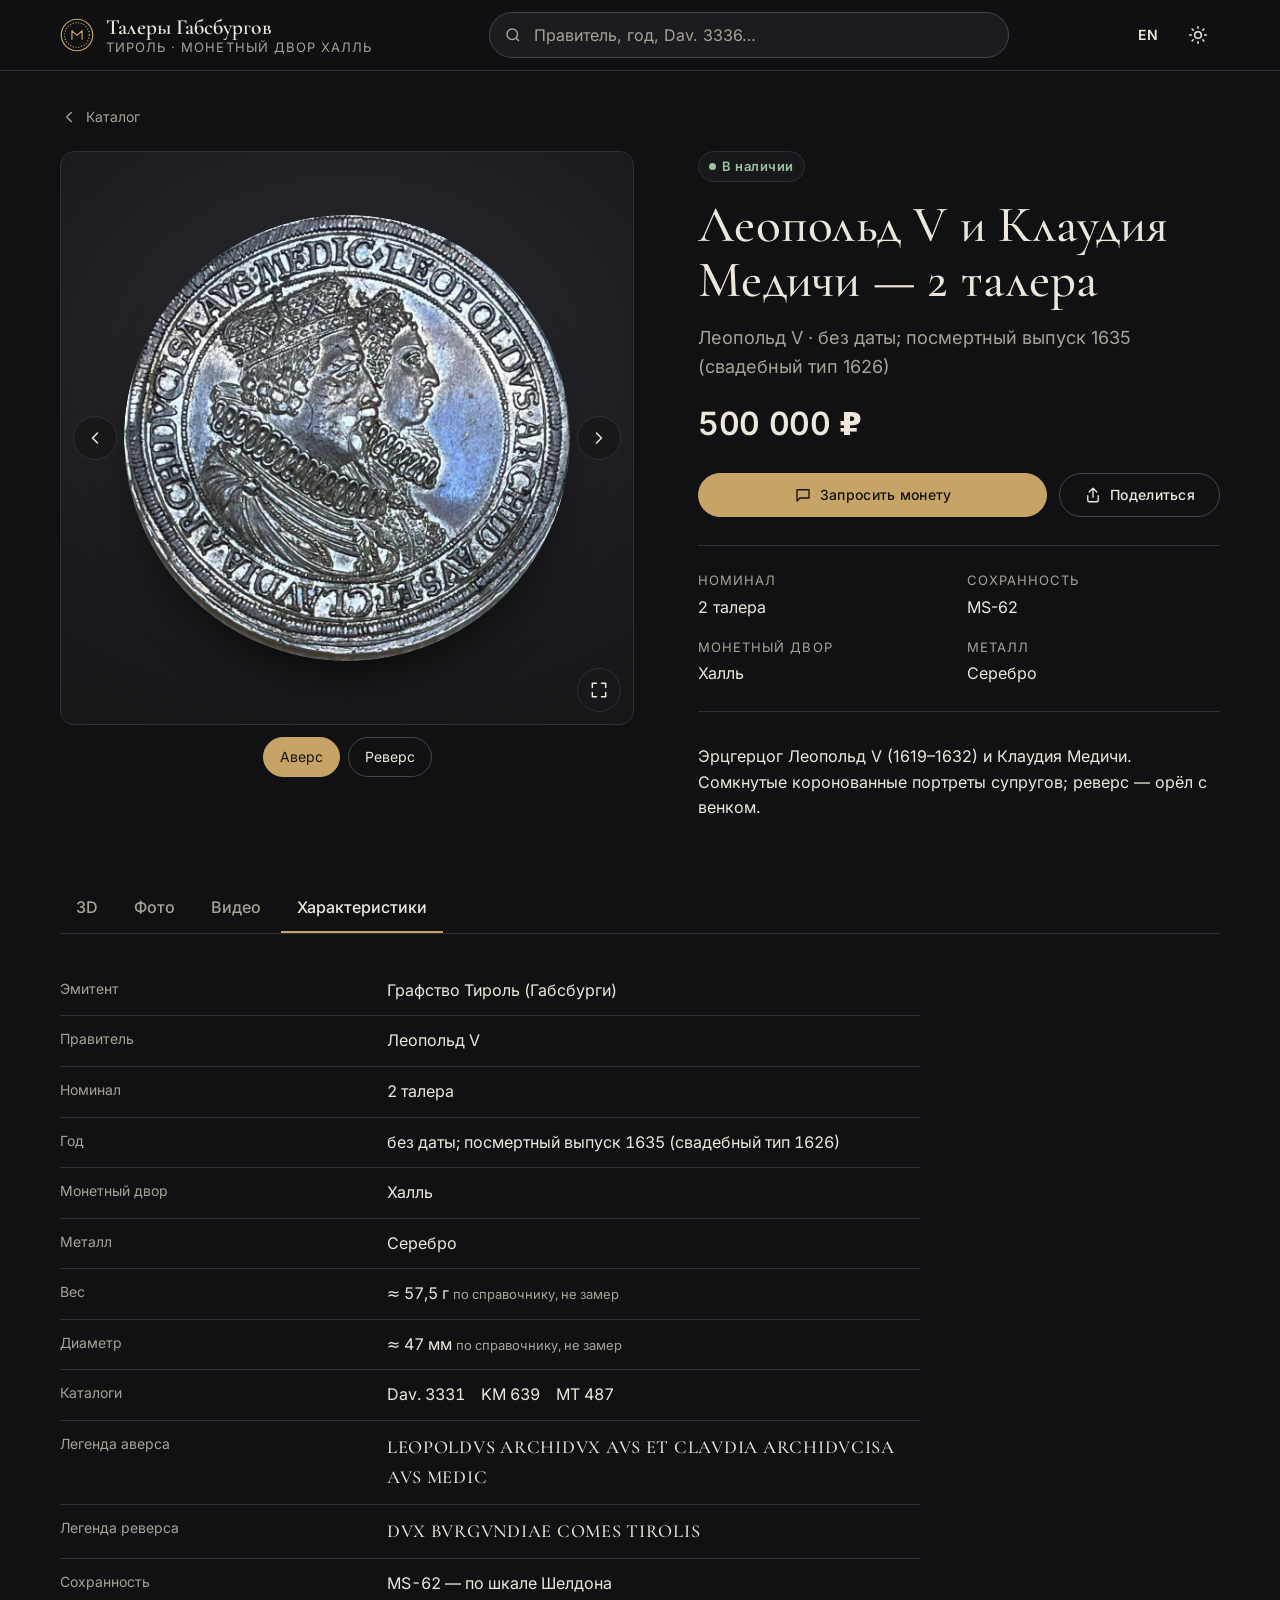
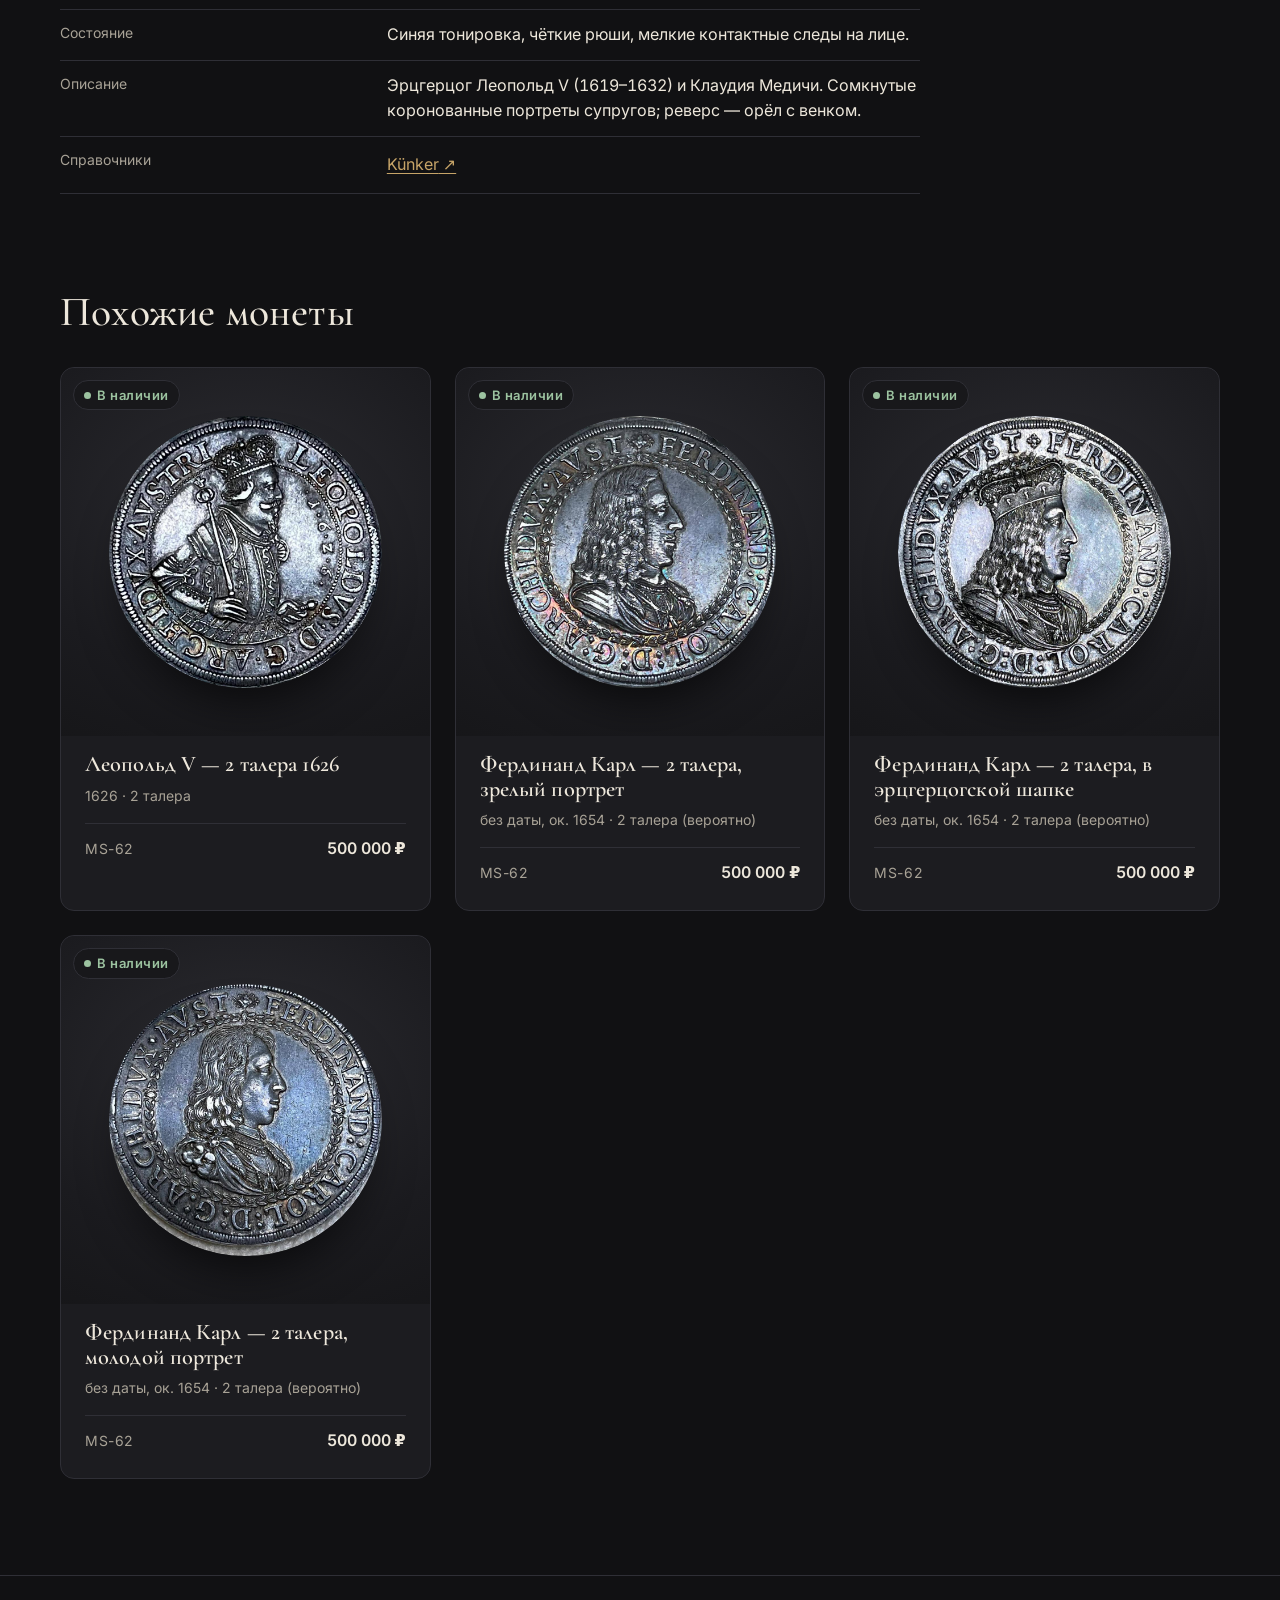
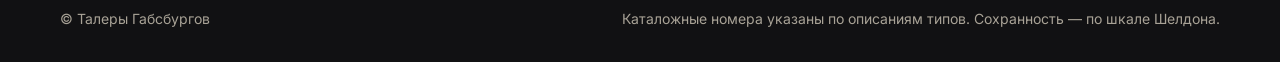
<file: coin/leopold-v-claudia-nd-2t.html>
<!doctype html>
<html lang="ru">
<head>
<meta charset="utf-8">
<meta name="viewport" content="width=device-width, initial-scale=1">
<title>Леопольд V и Клаудия Медичи — 2 талера — Талеры Габсбургов</title>
<meta name="description" content="без даты; посмертный выпуск 1635 (свадебный тип 1626) · 2 талера · MS-62 · 500 000 ₽">
<meta property="og:type" content="product">
<meta property="og:site_name" content="Талеры Габсбургов">
<meta property="og:title" content="Леопольд V и Клаудия Медичи — 2 талера">
<meta property="og:description" content="без даты; посмертный выпуск 1635 (свадебный тип 1626) · 2 талера · MS-62 · 500 000 ₽">
<meta property="og:image" content="../media/leopold-v-claudia-nd-2t/obverse-960.jpg">

<meta name="twitter:card" content="summary_large_image">
<meta name="twitter:title" content="Леопольд V и Клаудия Медичи — 2 талера">
<meta name="twitter:description" content="без даты; посмертный выпуск 1635 (свадебный тип 1626) · 2 талера · MS-62 · 500 000 ₽">
<meta name="twitter:image" content="../media/leopold-v-claudia-nd-2t/obverse-960.jpg">
<meta name="theme-color" content="#111113">
<script type="application/ld+json">{"@context": "https://schema.org", "@type": "Product", "name": "Леопольд V и Клаудия Медичи — 2 талера", "image": "../media/leopold-v-claudia-nd-2t/obverse-960.jpg", "description": "Эрцгерцог Леопольд V (1619–1632) и Клаудия Медичи. Сомкнутые коронованные портреты супругов; реверс — орёл с венком.", "offers": {"@type": "Offer", "price": 500000, "priceCurrency": "RUB", "availability": "https://schema.org/InStock"}}</script>
<meta http-equiv="refresh" content="0; url=../#/coin/leopold-v-claudia-nd-2t">
<script>location.replace("../#/coin/leopold-v-claudia-nd-2t");</script>
<style>body{background:#111113;color:#ede7db;font:16px system-ui,sans-serif;display:grid;place-items:center;min-height:100vh;margin:0}a{color:#c6a468}</style>
</head>
<body><a href="../#/coin/leopold-v-claudia-nd-2t">Леопольд V и Клаудия Медичи — 2 талера — открыть</a></body>
</html>
</file>
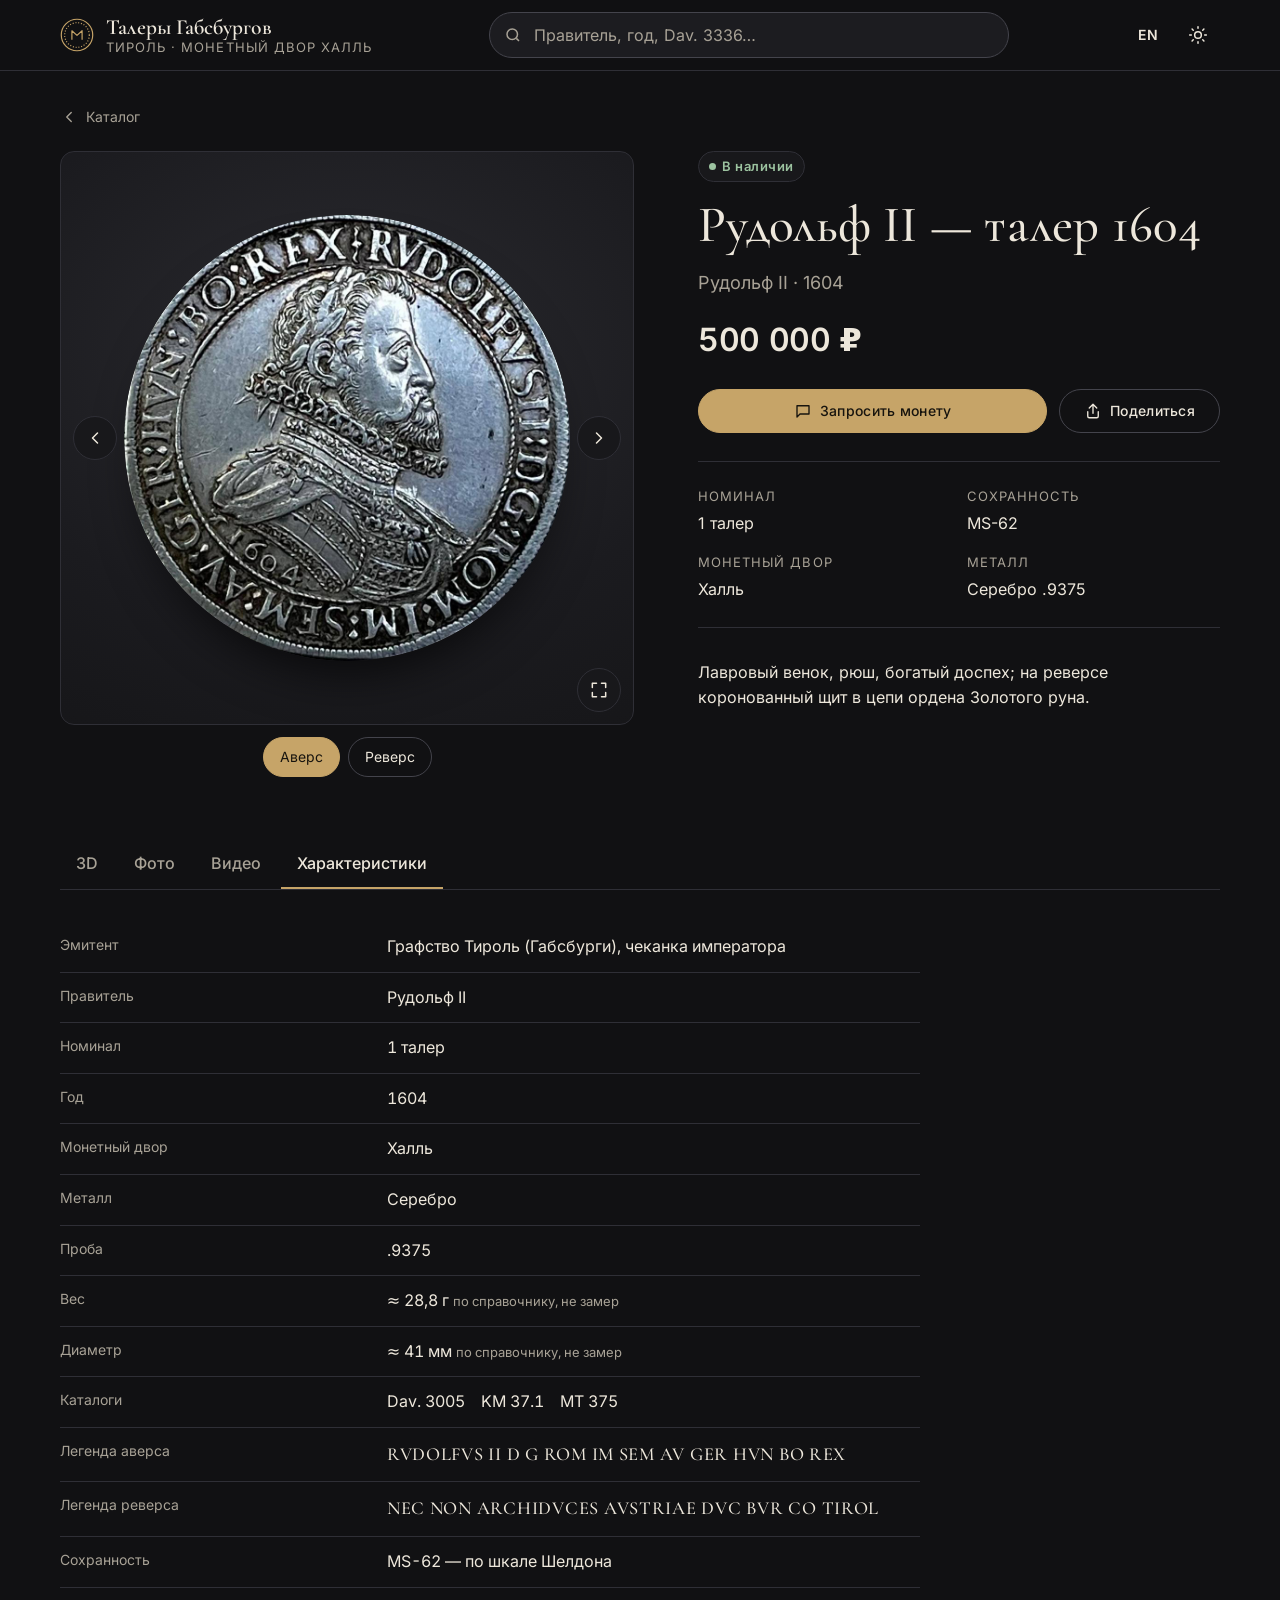
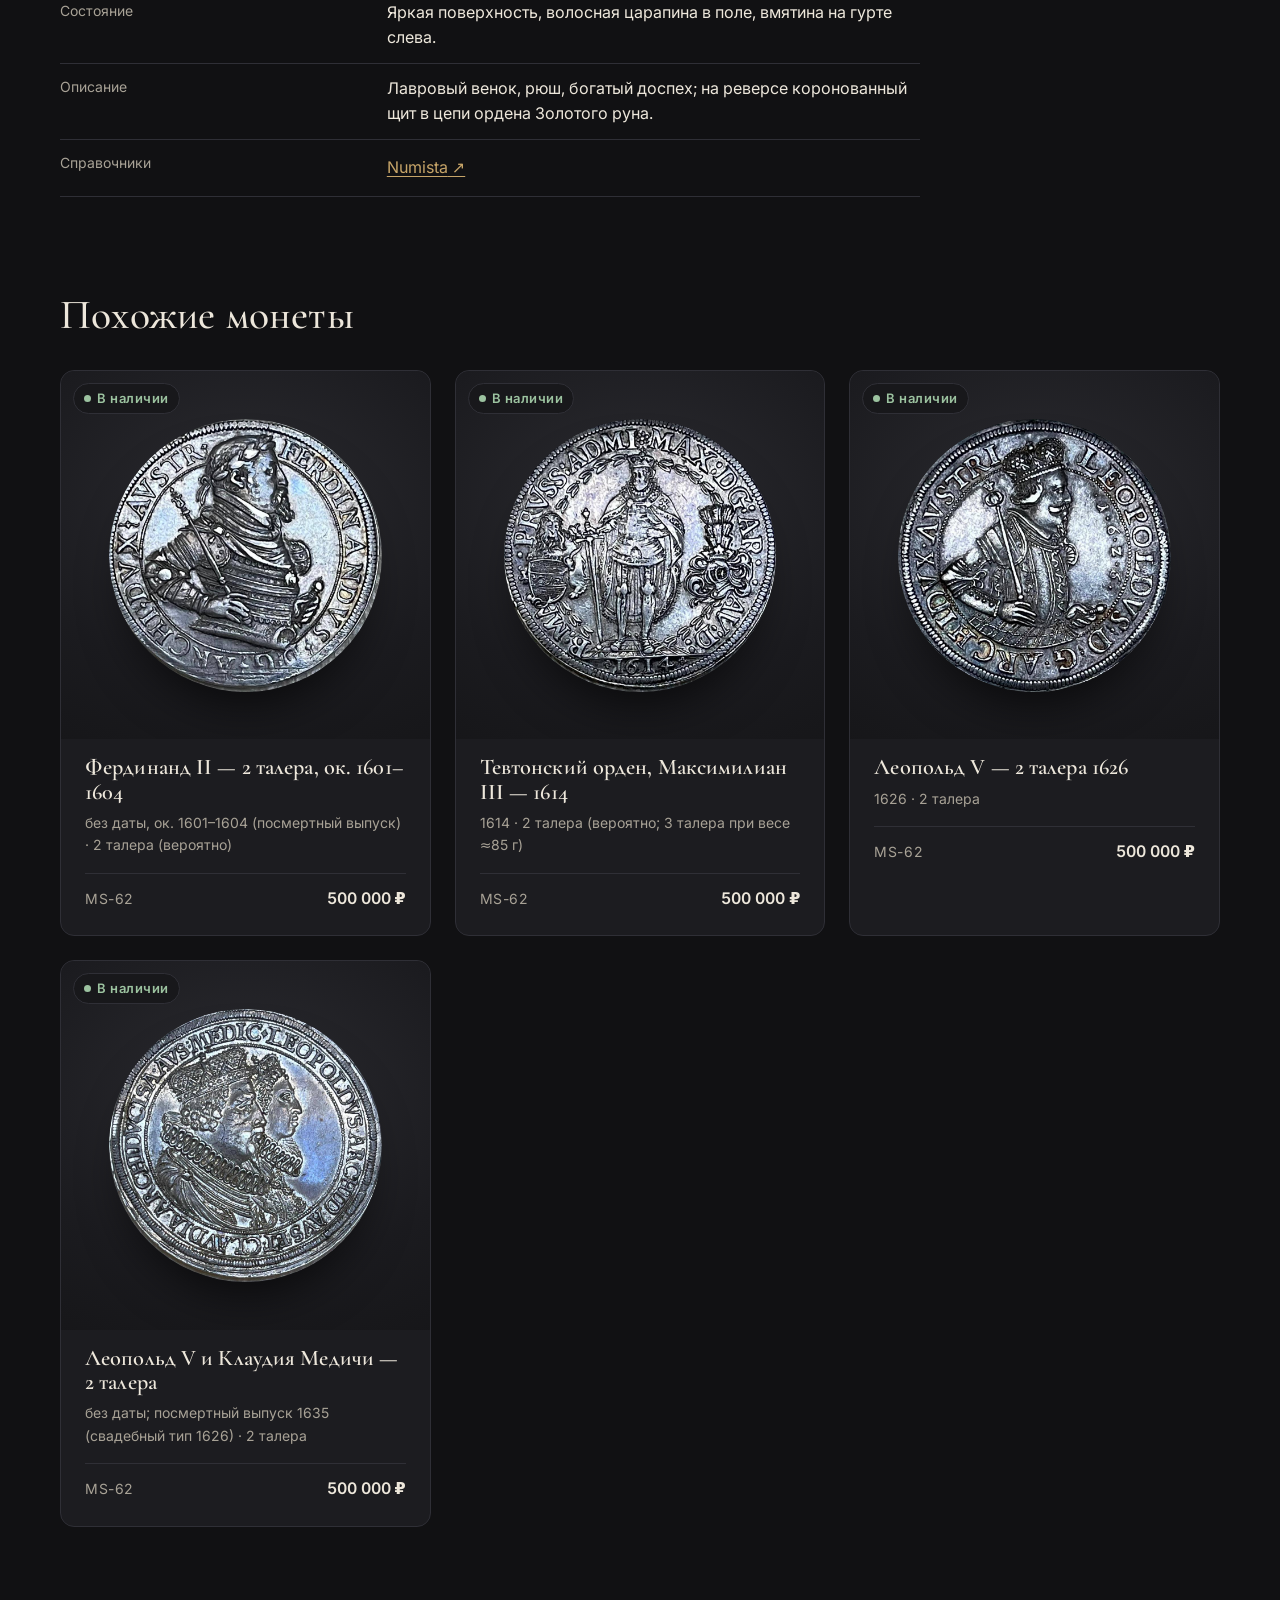
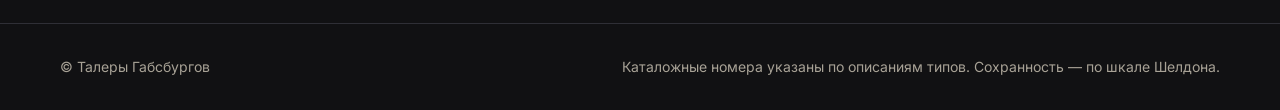
<file: coin/rudolf-ii-1604-1t.html>
<!doctype html>
<html lang="ru">
<head>
<meta charset="utf-8">
<meta name="viewport" content="width=device-width, initial-scale=1">
<title>Рудольф II — талер 1604 — Талеры Габсбургов</title>
<meta name="description" content="1604 · 1 талер · MS-62 · 500 000 ₽">
<meta property="og:type" content="product">
<meta property="og:site_name" content="Талеры Габсбургов">
<meta property="og:title" content="Рудольф II — талер 1604">
<meta property="og:description" content="1604 · 1 талер · MS-62 · 500 000 ₽">
<meta property="og:image" content="../media/rudolf-ii-1604-1t/obverse-960.jpg">

<meta name="twitter:card" content="summary_large_image">
<meta name="twitter:title" content="Рудольф II — талер 1604">
<meta name="twitter:description" content="1604 · 1 талер · MS-62 · 500 000 ₽">
<meta name="twitter:image" content="../media/rudolf-ii-1604-1t/obverse-960.jpg">
<meta name="theme-color" content="#111113">
<script type="application/ld+json">{"@context": "https://schema.org", "@type": "Product", "name": "Рудольф II — талер 1604", "image": "../media/rudolf-ii-1604-1t/obverse-960.jpg", "description": "Лавровый венок, рюш, богатый доспех; на реверсе коронованный щит в цепи ордена Золотого руна.", "offers": {"@type": "Offer", "price": 500000, "priceCurrency": "RUB", "availability": "https://schema.org/InStock"}}</script>
<meta http-equiv="refresh" content="0; url=../#/coin/rudolf-ii-1604-1t">
<script>location.replace("../#/coin/rudolf-ii-1604-1t");</script>
<style>body{background:#111113;color:#ede7db;font:16px system-ui,sans-serif;display:grid;place-items:center;min-height:100vh;margin:0}a{color:#c6a468}</style>
</head>
<body><a href="../#/coin/rudolf-ii-1604-1t">Рудольф II — талер 1604 — открыть</a></body>
</html>
</file>
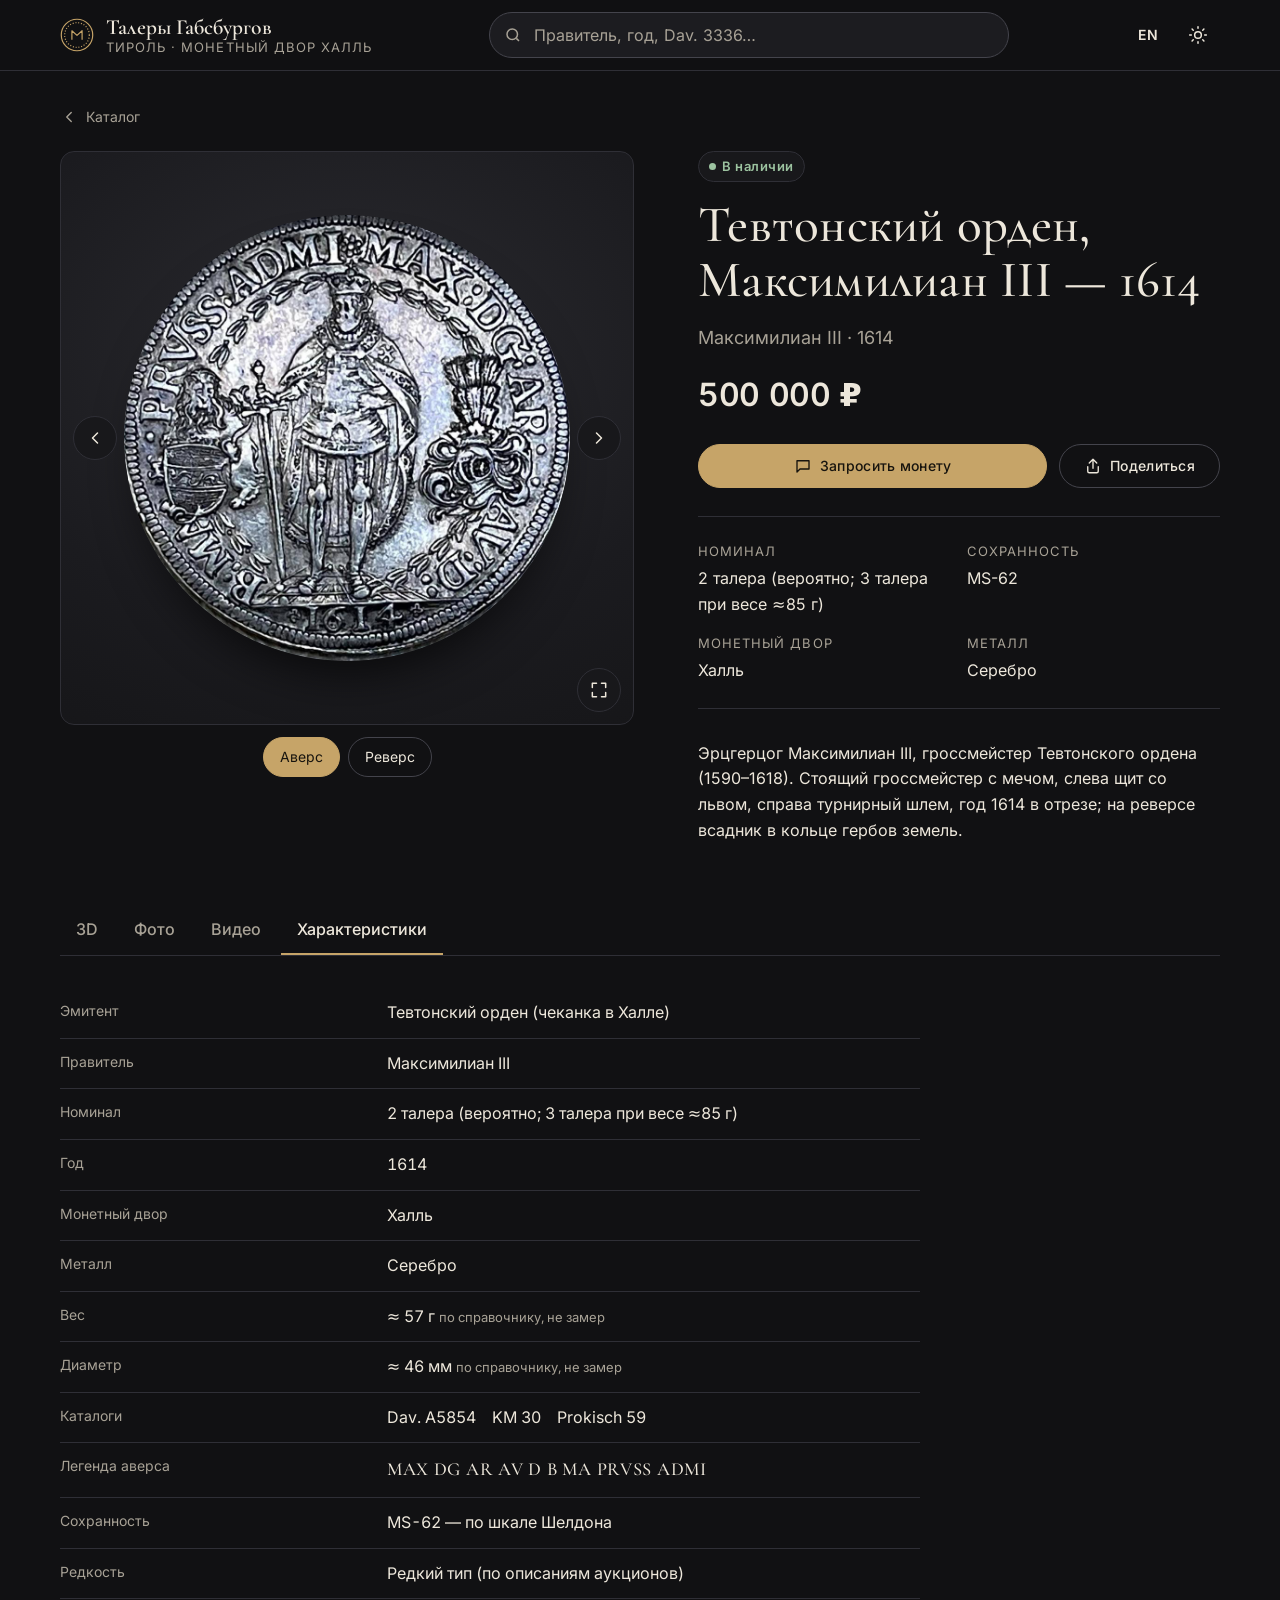
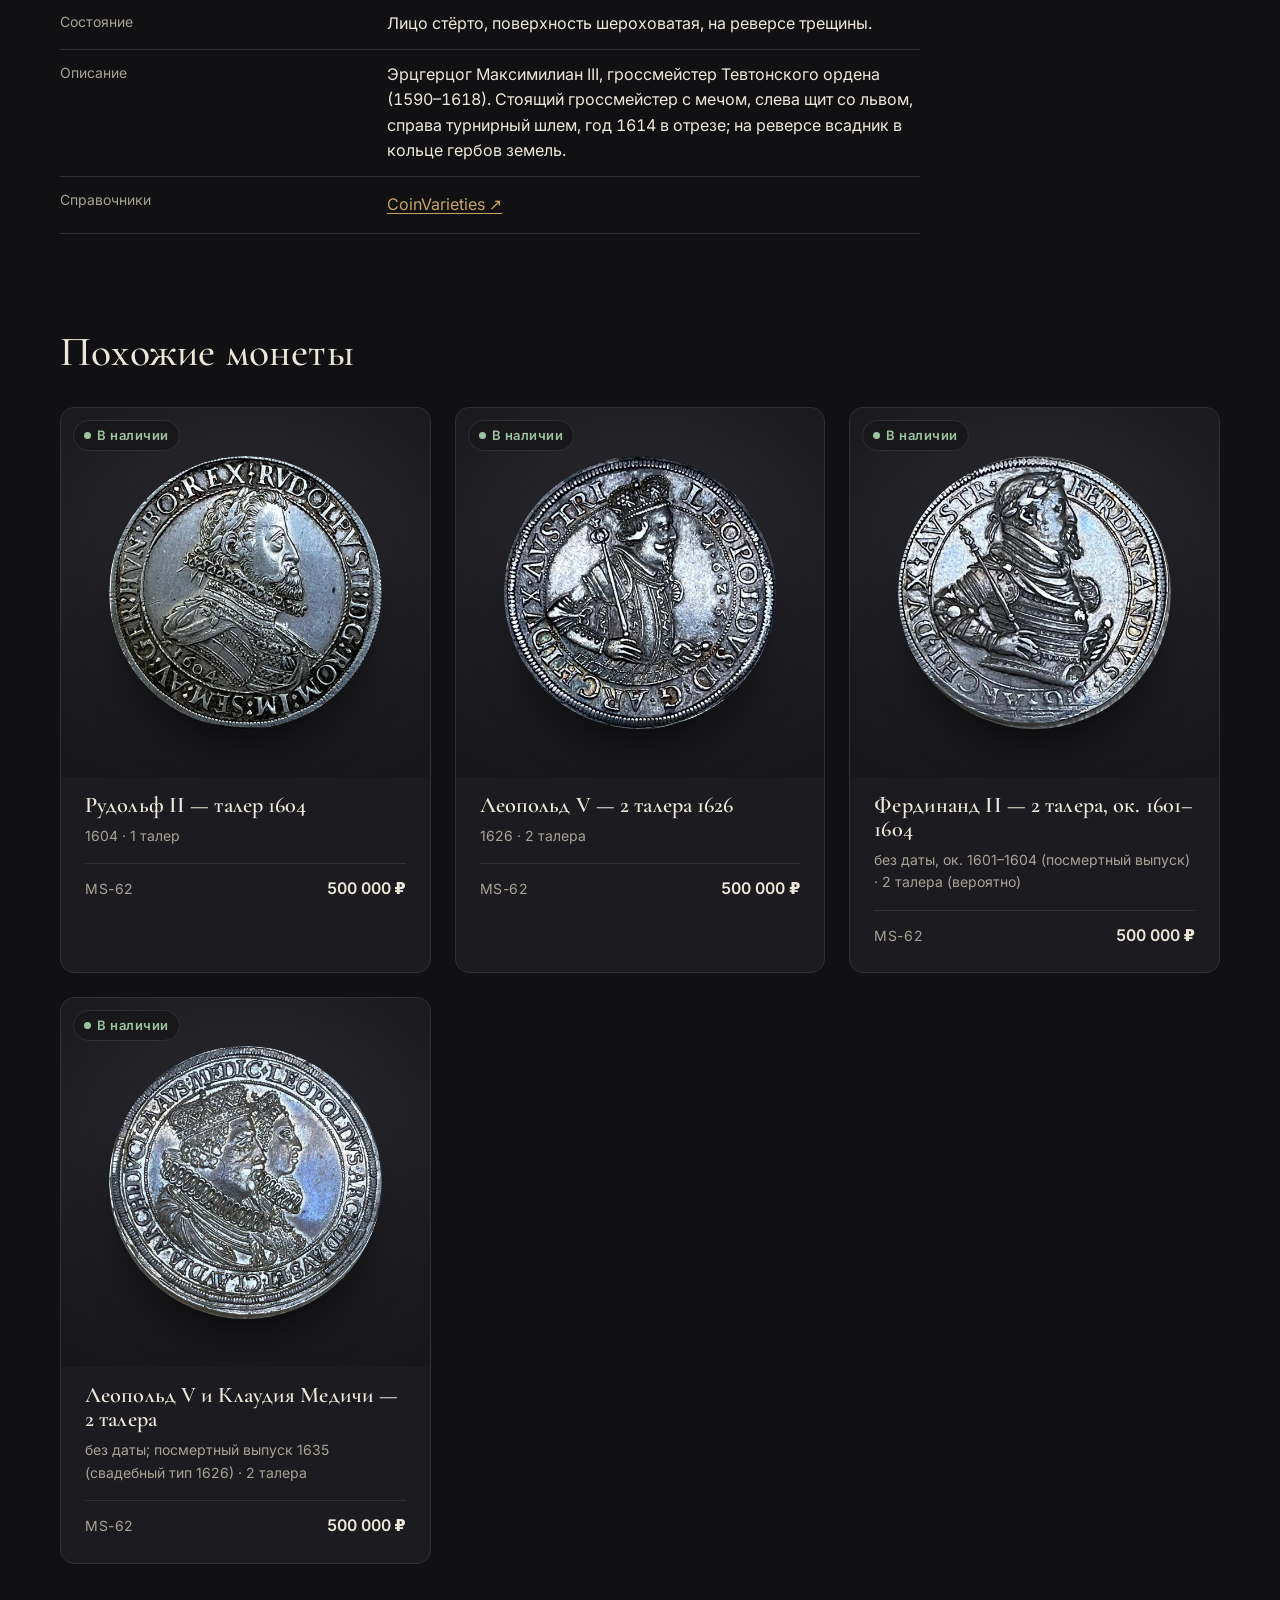
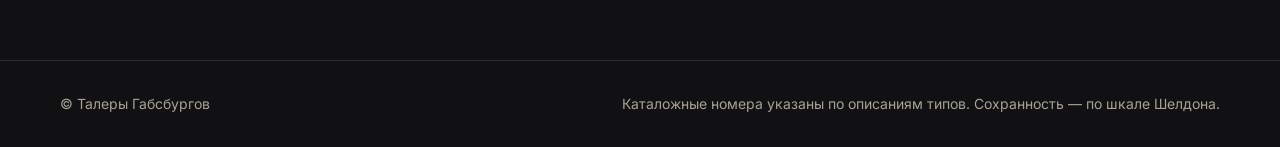
<file: coin/teutonic-maximilian-iii-1614.html>
<!doctype html>
<html lang="ru">
<head>
<meta charset="utf-8">
<meta name="viewport" content="width=device-width, initial-scale=1">
<title>Тевтонский орден, Максимилиан III — 1614 — Талеры Габсбургов</title>
<meta name="description" content="1614 · 2 талера (вероятно; 3 талера при весе ≈85 г) · MS-62 · 500 000 ₽">
<meta property="og:type" content="product">
<meta property="og:site_name" content="Талеры Габсбургов">
<meta property="og:title" content="Тевтонский орден, Максимилиан III — 1614">
<meta property="og:description" content="1614 · 2 талера (вероятно; 3 талера при весе ≈85 г) · MS-62 · 500 000 ₽">
<meta property="og:image" content="../media/teutonic-maximilian-iii-1614/obverse-960.jpg">

<meta name="twitter:card" content="summary_large_image">
<meta name="twitter:title" content="Тевтонский орден, Максимилиан III — 1614">
<meta name="twitter:description" content="1614 · 2 талера (вероятно; 3 талера при весе ≈85 г) · MS-62 · 500 000 ₽">
<meta name="twitter:image" content="../media/teutonic-maximilian-iii-1614/obverse-960.jpg">
<meta name="theme-color" content="#111113">
<script type="application/ld+json">{"@context": "https://schema.org", "@type": "Product", "name": "Тевтонский орден, Максимилиан III — 1614", "image": "../media/teutonic-maximilian-iii-1614/obverse-960.jpg", "description": "Эрцгерцог Максимилиан III, гроссмейстер Тевтонского ордена (1590–1618). Стоящий гроссмейстер с мечом, слева щит со львом, справа турнирный шлем, год 1614 в отрезе; на реверсе всадник в кольце гербов земель.", "offers": {"@type": "Offer", "price": 500000, "priceCurrency": "RUB", "availability": "https://schema.org/InStock"}}</script>
<meta http-equiv="refresh" content="0; url=../#/coin/teutonic-maximilian-iii-1614">
<script>location.replace("../#/coin/teutonic-maximilian-iii-1614");</script>
<style>body{background:#111113;color:#ede7db;font:16px system-ui,sans-serif;display:grid;place-items:center;min-height:100vh;margin:0}a{color:#c6a468}</style>
</head>
<body><a href="../#/coin/teutonic-maximilian-iii-1614">Тевтонский орден, Максимилиан III — 1614 — открыть</a></body>
</html>
</file>
<file: assets/theme.css>
/* Все цвета, шрифты, отступы и размеры сайта — только здесь.
   Акцентный цвет можно поменять и без правки CSS: поле theme.accent в data/site.config.json. */

@font-face { font-family: "Cormorant"; font-style: normal; font-weight: 500; font-display: swap;
  src: url("fonts/cormorant-cyr-500.woff2") format("woff2");
  unicode-range: U+0301, U+0400-045F, U+0490-0491, U+04B0-04B1, U+2116; }
@font-face { font-family: "Cormorant"; font-style: normal; font-weight: 500; font-display: swap;
  src: url("fonts/cormorant-lat-500.woff2") format("woff2");
  unicode-range: U+0000-00FF, U+0131, U+0152-0153, U+02BB-02BC, U+02C6, U+02DA, U+02DC, U+2000-206F, U+20AC, U+2122, U+2212, U+FEFF, U+FFFD; }
@font-face { font-family: "Cormorant"; font-style: normal; font-weight: 600; font-display: swap;
  src: url("fonts/cormorant-cyr-600.woff2") format("woff2");
  unicode-range: U+0301, U+0400-045F, U+0490-0491, U+04B0-04B1, U+2116; }
@font-face { font-family: "Cormorant"; font-style: normal; font-weight: 600; font-display: swap;
  src: url("fonts/cormorant-lat-600.woff2") format("woff2");
  unicode-range: U+0000-00FF, U+0131, U+0152-0153, U+02BB-02BC, U+02C6, U+02DA, U+02DC, U+2000-206F, U+20AC, U+2122, U+2212, U+FEFF, U+FFFD; }
@font-face { font-family: "InterVar"; font-style: normal; font-weight: 100 900; font-display: swap;
  src: url("fonts/inter-cyr-var.woff2") format("woff2");
  unicode-range: U+0301, U+0400-045F, U+0490-0491, U+04B0-04B1, U+2116; }
@font-face { font-family: "InterVar"; font-style: normal; font-weight: 100 900; font-display: swap;
  src: url("fonts/inter-lat-var.woff2") format("woff2");
  unicode-range: U+0000-00FF, U+0131, U+0152-0153, U+02BB-02BC, U+02C6, U+02DA, U+02DC, U+2000-206F, U+20AC, U+2122, U+2212, U+FEFF, U+FFFD; }

:root {
  /* Шрифты */
  --font-serif: "Cormorant", "Cormorant Garamond", Georgia, "Times New Roman", serif;
  --font-sans: "InterVar", "Segoe UI", system-ui, -apple-system, Roboto, Arial, sans-serif;

  /* Тёмная тема (по умолчанию): графит, тёплый off-white, старое золото */
  --bg: #111113;
  --bg-elevated: #18181b;
  --surface: #1c1c20;
  --surface-2: #24242a;
  --line: #2f2f36;
  --line-strong: #44444c;
  --text: #ede7db;
  --text-muted: #a8a296;
  --accent: #c6a468;
  --accent-strong: #d8b97f;
  --accent-ink: #17140e;
  --stage: radial-gradient(120% 90% at 50% 35%, #2b2b30 0%, #1b1b1f 55%, #141416 100%);
  --sold: #d98c7a;
  --reserved: #d9b86a;
  --available: #9cc3a0;
  --shadow-soft: 0 18px 40px -18px rgb(0 0 0 / 0.65), 0 2px 6px rgb(0 0 0 / 0.25);
  --shadow-coin: 0 30px 50px -22px rgb(0 0 0 / 0.75);
  --overlay: rgb(8 8 10 / 0.72);

  /* Отступы */
  --s-1: 4px; --s-2: 8px; --s-3: 12px; --s-4: 16px; --s-5: 24px;
  --s-6: 32px; --s-7: 48px; --s-8: 64px; --s-9: 96px;
  --gutter: clamp(16px, 4vw, 40px);
  --container: 1240px;

  /* Размеры текста */
  --fs-xs: 0.8125rem; --fs-sm: 0.875rem; --fs-md: 1rem; --fs-lg: 1.125rem;
  --fs-h3: 1.5rem; --fs-h2: clamp(1.9rem, 1.4rem + 2vw, 2.6rem);
  --fs-h1: clamp(2.6rem, 1.6rem + 4.2vw, 4.6rem);

  /* Формы и движение */
  --radius: 14px; --radius-sm: 8px; --radius-pill: 999px;
  --tap: 44px;
  --ease: cubic-bezier(.2, .7, .2, 1);
  --t-fast: 160ms; --t: 280ms; --t-slow: 400ms;

  color-scheme: dark;
}

:root[data-theme="light"] {
  --bg: #f4f0e8;
  --bg-elevated: #fbf8f2;
  --surface: #ffffff;
  --surface-2: #efe9de;
  --line: #e0d8ca;
  --line-strong: #c9bfae;
  --text: #1d1b18;
  --text-muted: #5c564c;
  --accent: #7a5a22;
  --accent-strong: #614616;
  --accent-ink: #fffaf0;
  --stage: radial-gradient(120% 90% at 50% 35%, #f3efe8 0%, #e4dfd6 60%, #d9d3c8 100%);
  --sold: #9b3b28;
  --reserved: #7d5a10;
  --available: #2f6a3a;
  --shadow-soft: 0 18px 40px -22px rgb(60 45 20 / 0.35), 0 2px 6px rgb(60 45 20 / 0.08);
  --shadow-coin: 0 30px 46px -24px rgb(40 30 15 / 0.55);
  --overlay: rgb(30 26 20 / 0.6);
  color-scheme: light;
}
</file>
<file: assets/app.css>
/* Раскладка и компоненты. Значения цветов и размеров берутся из theme.css. */

*, *::before, *::after { box-sizing: border-box; }
html { -webkit-text-size-adjust: 100%; scroll-behavior: smooth; scroll-padding-top: 140px; }
body {
  margin: 0; min-height: 100dvh;
  background: var(--bg); color: var(--text);
  font: 400 var(--fs-md)/1.6 var(--font-sans);
  -webkit-font-smoothing: antialiased; text-rendering: optimizeLegibility;
  overflow-x: hidden;
}
img { max-width: 100%; display: block; }
button, input, select { font: inherit; color: inherit; }
button { cursor: pointer; }
a { color: inherit; }
h1, h2, h3 { font-family: var(--font-serif); font-weight: 500; line-height: 1.08; margin: 0; letter-spacing: 0.005em; }
p { margin: 0; }
[hidden] { display: none !important; }
.num { font-variant-numeric: tabular-nums lining-nums; }
.container { width: 100%; max-width: var(--container); margin-inline: auto; padding-inline: max(var(--gutter), env(safe-area-inset-left)) max(var(--gutter), env(safe-area-inset-right)); }
.visually-hidden { position: absolute !important; width: 1px; height: 1px; overflow: hidden; clip: rect(0 0 0 0); white-space: nowrap; }

:focus-visible { outline: 2px solid var(--accent); outline-offset: 3px; border-radius: 6px; }
.skip-link { position: absolute; left: var(--s-4); top: -100px; z-index: 100; background: var(--accent); color: var(--accent-ink); padding: var(--s-2) var(--s-4); border-radius: var(--radius-sm); text-decoration: none; }
.skip-link:focus { top: var(--s-3); }

/* ---------- Кнопки ---------- */
.btn {
  display: inline-flex; align-items: center; justify-content: center; gap: var(--s-2);
  min-height: var(--tap); padding: 0 var(--s-5); border-radius: var(--radius-pill);
  border: 1px solid var(--line-strong); background: transparent;
  font-size: var(--fs-sm); font-weight: 500; letter-spacing: 0.02em; text-decoration: none;
  transition: background var(--t-fast) var(--ease), border-color var(--t-fast) var(--ease), transform var(--t-fast) var(--ease);
}
.btn:hover { border-color: var(--accent); }
.btn:active { transform: scale(0.97); }
.btn-primary { background: var(--accent); border-color: var(--accent); color: var(--accent-ink); }
.btn-primary:hover { background: var(--accent-strong); border-color: var(--accent-strong); }
.btn svg { width: 18px; height: 18px; flex: none; }
.icon-btn {
  display: inline-grid; place-items: center; width: var(--tap); height: var(--tap);
  border-radius: var(--radius-pill); border: 1px solid transparent; background: transparent;
  transition: background var(--t-fast) var(--ease), border-color var(--t-fast) var(--ease);
}
.icon-btn:hover { background: var(--surface-2); }
.icon-btn svg { width: 20px; height: 20px; }

/* ---------- Шапка ---------- */
.site-header {
  position: sticky; top: 0; z-index: 30;
  background: color-mix(in srgb, var(--bg) 88%, transparent);
  backdrop-filter: saturate(1.2) blur(10px); -webkit-backdrop-filter: saturate(1.2) blur(10px);
  border-bottom: 1px solid var(--line);
  padding-top: env(safe-area-inset-top);
}
.header-bar {
  display: grid; align-items: center; gap: var(--s-3) var(--s-4);
  grid-template-columns: 1fr auto; grid-template-areas: "brand tools" "search search";
  padding-block: var(--s-3);
}
.brand { grid-area: brand; display: flex; align-items: center; gap: var(--s-3); text-decoration: none; min-height: var(--tap); min-width: 0; }
.brand-mark { width: 34px; height: 34px; flex: none; color: var(--accent); }
.brand-text { display: grid; line-height: 1.1; min-width: 0; }
.brand-title { font-family: var(--font-serif); font-size: 1.35rem; font-weight: 600; white-space: nowrap; overflow: hidden; text-overflow: ellipsis; }
.brand-sub { font-size: var(--fs-xs); color: var(--text-muted); letter-spacing: 0.08em; text-transform: uppercase; white-space: nowrap; overflow: hidden; text-overflow: ellipsis; }
.header-tools { grid-area: tools; display: flex; align-items: center; gap: var(--s-1); }
.lang-btn { width: auto; padding: 0 var(--s-3); font-size: var(--fs-sm); font-weight: 600; letter-spacing: 0.06em; }

.search { grid-area: search; position: relative; }
.search input {
  width: 100%; height: 46px; padding: 0 46px 0 44px;
  border-radius: var(--radius-pill); border: 1px solid var(--line-strong);
  background: var(--surface); font-size: 16px; /* 16px — чтобы iPhone не увеличивал страницу */
  transition: border-color var(--t-fast) var(--ease), box-shadow var(--t-fast) var(--ease);
}
.search input::placeholder { color: var(--text-muted); }
.search input:focus { outline: none; border-color: var(--accent); box-shadow: 0 0 0 3px color-mix(in srgb, var(--accent) 25%, transparent); }
.search input::-webkit-search-cancel-button { display: none; }
.search-icon { position: absolute; left: 15px; top: 50%; translate: 0 -50%; width: 18px; height: 18px; color: var(--text-muted); pointer-events: none; }
.search-clear { position: absolute; right: 1px; top: 50%; translate: 0 -50%; }

@media (min-width: 900px) {
  .header-bar { grid-template-columns: auto minmax(280px, 520px) auto; grid-template-areas: "brand search tools"; justify-content: space-between; }
}

/* ---------- Главная: заставка ---------- */
.hero { position: relative; overflow: hidden; border-bottom: 1px solid var(--line); }
.hero-inner { display: grid; grid-template-columns: minmax(0, 1fr); gap: var(--s-7); align-items: center; padding-block: var(--s-7) var(--s-8); }
.eyebrow { font-size: var(--fs-xs); letter-spacing: 0.22em; text-transform: uppercase; color: var(--accent); font-weight: 600; }
.hero h1 { font-size: var(--fs-h1); margin-top: var(--s-3); }
.hero-about { margin-top: var(--s-5); max-width: 34rem; color: var(--text-muted); font-size: var(--fs-lg); }
.hero-actions { margin-top: var(--s-6); display: flex; flex-wrap: wrap; gap: var(--s-3); }
.stats { margin-top: var(--s-7); display: flex; flex-wrap: wrap; gap: var(--s-5); }
.stat { border-left: 1px solid var(--line-strong); padding-left: var(--s-4); }
.stat-value { font-family: var(--font-serif); font-size: 1.9rem; line-height: 1; }
.stat-label { margin-top: var(--s-2); font-size: var(--fs-xs); color: var(--text-muted); letter-spacing: 0.08em; text-transform: uppercase; }
.hero-stage { position: relative; display: grid; place-items: center; aspect-ratio: 1; max-width: 520px; width: 100%; margin-inline: auto; }
/* Вместо диска с краем — мягкое тёплое свечение без границ и тень под монетой */
.hero-stage::before { content: ""; position: absolute; inset: -10%; border-radius: 50%; pointer-events: none;
  background: radial-gradient(closest-side, color-mix(in srgb, var(--accent) 16%, transparent) 0%, color-mix(in srgb, var(--accent) 6%, transparent) 45%, transparent 100%); }
.hero-parallax::after { content: ""; position: absolute; left: 14%; right: 14%; bottom: -9%; height: 9%; border-radius: 50%; pointer-events: none;
  background: radial-gradient(closest-side, rgb(0 0 0 / 0.55), transparent); filter: blur(6px); }
:root[data-theme="light"] .hero-parallax::after { background: radial-gradient(closest-side, rgb(60 45 20 / 0.28), transparent); }
.hero-parallax { position: relative; width: 74%; will-change: transform; }
@media (min-width: 900px) {
  .hero-inner { grid-template-columns: minmax(0, 1.05fr) minmax(0, 1fr); padding-block: var(--s-9); }
}

/* ---------- Монета с двумя сторонами (переворот и вращение) ---------- */
.coin3d { position: relative; aspect-ratio: 1; perspective: 1400px; }
.coin3d-inner { position: absolute; inset: 0; transform-style: preserve-3d; transition: transform var(--t-slow) var(--ease); }
.coin3d.is-reverse .coin3d-inner { transform: rotateY(180deg); }
.coin3d-face { position: absolute; inset: 0; backface-visibility: hidden; -webkit-backface-visibility: hidden; border-radius: 50%; overflow: hidden; box-shadow: var(--shadow-coin); }
.coin3d-face img { width: 100%; height: 100%; object-fit: cover; border-radius: 50%; }
.coin3d-face.back { transform: rotateY(180deg); }
.coin3d.spin .coin3d-inner { animation: coin-spin 16s linear infinite; transition: none; }
@keyframes coin-spin {
  0% { transform: rotateY(0deg); } 40% { transform: rotateY(0deg); }
  50% { transform: rotateY(180deg); } 90% { transform: rotateY(180deg); }
  100% { transform: rotateY(360deg); }
}

/* ---------- Каталог ---------- */
.catalog { padding-block: var(--s-8) var(--s-9); }
.catalog-head { display: flex; flex-wrap: wrap; align-items: baseline; justify-content: space-between; gap: var(--s-3); }
.catalog-head h2 { font-size: var(--fs-h2); }
.count { color: var(--text-muted); font-size: var(--fs-sm); }
.toolbar { margin-top: var(--s-5); display: grid; gap: var(--s-4); }
.filter-group { display: flex; align-items: center; gap: var(--s-2); overflow-x: auto; scrollbar-width: none; margin-inline: calc(var(--gutter) * -1); padding-inline: var(--gutter); padding-block: 2px; }
.filter-group::-webkit-scrollbar { display: none; }
.filter-label { font-size: var(--fs-xs); color: var(--text-muted); letter-spacing: 0.08em; text-transform: uppercase; margin-right: var(--s-2); white-space: nowrap; }
.chip {
  flex: none; min-height: 40px; padding: 0 var(--s-4); border-radius: var(--radius-pill);
  border: 1px solid var(--line-strong); background: transparent; font-size: var(--fs-sm); white-space: nowrap;
  position: relative; transition: background var(--t-fast) var(--ease), border-color var(--t-fast) var(--ease), color var(--t-fast) var(--ease);
}
.chip::after { content: ""; position: absolute; inset: -3px 0; } /* зона нажатия ≥ 44px */
.chip:hover { border-color: var(--accent); }
.chip[aria-pressed="true"] { background: var(--accent); border-color: var(--accent); color: var(--accent-ink); }
.toolbar-row { display: flex; flex-wrap: wrap; align-items: center; justify-content: space-between; gap: var(--s-3); }
.active-chips { display: flex; flex-wrap: wrap; gap: var(--s-2); }
.active-chip { display: inline-flex; align-items: center; gap: var(--s-1); min-height: var(--tap); padding: 0 var(--s-2) 0 var(--s-4); border-radius: var(--radius-pill); background: var(--surface-2); border: 1px solid var(--line); font-size: var(--fs-sm); }
.active-chip svg { width: 16px; height: 16px; }
.link-btn { background: none; border: 0; min-height: var(--tap); padding: 0 var(--s-2); color: var(--accent); font-size: var(--fs-sm); text-decoration: underline; text-underline-offset: 3px; }
.select-wrap { display: inline-flex; flex-wrap: wrap; align-items: center; gap: var(--s-2); font-size: var(--fs-sm); color: var(--text-muted); max-width: 100%; }
.select-wrap select { max-width: 100%; }.select-wrap select { min-height: var(--tap); padding: 0 var(--s-6) 0 var(--s-4); border-radius: var(--radius-pill); border: 1px solid var(--line-strong); background: var(--surface) url("data:image/svg+xml,%3Csvg xmlns='http://www.w3.org/2000/svg' width='12' height='8' fill='none' stroke='%23999' stroke-width='1.6'%3E%3Cpath d='M1 1l5 5 5-5'/%3E%3C/svg%3E") no-repeat right 14px center; appearance: none; color: var(--text); }

.grid { margin-top: var(--s-6); display: grid; gap: var(--s-5); grid-template-columns: 1fr; }
@media (min-width: 560px) { .grid { grid-template-columns: repeat(2, 1fr); } }
@media (min-width: 960px) { .grid { grid-template-columns: repeat(3, 1fr); } }
@media (min-width: 1400px) { .grid { grid-template-columns: repeat(4, 1fr); } }

.card { position: relative; border-radius: var(--radius); background: var(--surface); border: 1px solid var(--line); transition: border-color var(--t) var(--ease), box-shadow var(--t) var(--ease), transform var(--t) var(--ease); }
.card-link { display: block; text-decoration: none; border-radius: inherit; height: 100%; }
.card-media { position: relative; aspect-ratio: 1; background: var(--stage); border-radius: var(--radius) var(--radius) 0 0; display: grid; place-items: center; overflow: hidden; }
.card-coin { position: relative; width: 74%; aspect-ratio: 1; border-radius: 50%; overflow: hidden; box-shadow: var(--shadow-coin); transition: transform var(--t-slow) var(--ease); }
.card-coin img { width: 100%; height: 100%; object-fit: cover; border-radius: 50%; } /* круг и у самого фото — для плавного перехода */
.card-coin::after { /* блик по металлу */
  content: ""; position: absolute; inset: -20%;
  background: linear-gradient(115deg, transparent 35%, rgb(255 255 255 / 0.32) 50%, transparent 65%);
  transform: translateX(-80%); opacity: 0; transition: transform 700ms var(--ease), opacity 200ms;
  pointer-events: none;
}
.card-body { padding: var(--s-4) var(--s-5) var(--s-5); display: grid; gap: var(--s-2); }
.card-title { font-size: 1.4rem; font-weight: 600; }
.card-meta { color: var(--text-muted); font-size: var(--fs-sm); }
.card-foot { margin-top: var(--s-2); padding-top: var(--s-3); border-top: 1px solid var(--line); display: flex; align-items: baseline; justify-content: space-between; gap: var(--s-3); }
.grade { font-size: var(--fs-sm); color: var(--text-muted); letter-spacing: 0.04em; }
.price { font-weight: 600; font-variant-numeric: tabular-nums; }
.price.muted { font-weight: 500; color: var(--text-muted); font-size: var(--fs-sm); }
mark { background: color-mix(in srgb, var(--accent) 32%, transparent); color: inherit; border-radius: 3px; padding: 0 1px; }

.badge { position: absolute; top: var(--s-3); left: var(--s-3); z-index: 2; display: inline-flex; align-items: center; gap: 6px; padding: 4px 10px; border-radius: var(--radius-pill); font-size: var(--fs-xs); font-weight: 600; letter-spacing: 0.04em; background: var(--bg-elevated); border: 1px solid var(--line); }
.badge::before { content: ""; width: 7px; height: 7px; border-radius: 50%; background: currentColor; }
.badge.available { color: var(--available); }
.badge.reserved { color: var(--reserved); }
.badge.sold { color: var(--sold); }
.badge-static { position: static; justify-self: start; }

@media (hover: hover) {
  .card:hover { border-color: var(--line-strong); box-shadow: var(--shadow-soft); }
  .card:hover .card-coin { transform: translateY(-6px) scale(1.02); }
  .card:hover .card-coin::after { transform: translateX(80%); opacity: 1; }
}
@media (hover: none) {
  .card:active { transform: scale(0.985); }
}

/* Кнопка «Сравнить» на карточке */
.compare-toggle { position: absolute; top: var(--s-2); right: var(--s-2); z-index: 3; min-height: var(--tap); padding: 0 var(--s-3); border-radius: var(--radius-pill); border: 1px solid var(--line); background: var(--bg-elevated); color: var(--text-muted); font-size: var(--fs-xs); font-weight: 600; letter-spacing: 0.02em; transition: color var(--t-fast), border-color var(--t-fast), background var(--t-fast); }
.compare-toggle:hover { color: var(--text); border-color: var(--accent); }
.compare-toggle[aria-pressed="true"] { background: var(--accent); border-color: var(--accent); color: var(--accent-ink); }

/* Плашка сравнения внизу экрана */
.compare-bar { position: fixed; z-index: 40; left: 50%; translate: -50% 0; bottom: max(var(--s-4), env(safe-area-inset-bottom)); display: flex; align-items: center; gap: var(--s-3); padding: var(--s-2) var(--s-2) var(--s-2) var(--s-5); max-width: calc(100vw - 2 * var(--gutter)); background: var(--bg-elevated); border: 1px solid var(--line-strong); border-radius: var(--radius-pill); box-shadow: var(--shadow-soft); font-size: var(--fs-sm); animation: fade-in var(--t) var(--ease); }
.compare-bar .num { white-space: nowrap; }
.btn.is-disabled { opacity: 0.45; pointer-events: none; }

/* Страница сравнения */
.cmp-h1 { font-size: var(--fs-h2); margin: var(--s-3) 0 var(--s-5); }
.cmp-scroll { overflow-x: auto; margin-inline: calc(var(--gutter) * -1); padding-inline: var(--gutter); }
.cmp-table { min-width: 560px; table-layout: fixed; }
.cmp-table thead th { vertical-align: top; border-bottom: 1px solid var(--line-strong); }
.cmp-table th[scope="row"] { width: 22%; }
.cmp-coin { text-align: left; padding-right: var(--s-4); }
.cmp-coin > * + * { margin-top: var(--s-2); }
.cmp-link { display: grid; gap: var(--s-3); text-decoration: none; color: var(--text); }
.cmp-img { width: min(160px, 100%); box-shadow: var(--shadow-coin); }
.cmp-title { font-family: var(--font-serif); font-size: 1.25rem; line-height: 1.15; }
.cmp-coin .price { display: block; }
.cmp-table td { padding-right: var(--s-4); }

/* Переключатель валюты */
.currency-select { min-height: var(--tap); padding: 0 var(--s-2); border: 1px solid transparent; border-radius: var(--radius-pill); background: transparent; font-size: var(--fs-sm); font-weight: 600; letter-spacing: 0.04em; color: var(--text); }
.currency-select:hover { background: var(--surface-2); }
.currency-select option { color: #111; }

.empty { margin-top: var(--s-7); padding: var(--s-8) var(--s-5); text-align: center; border: 1px dashed var(--line-strong); border-radius: var(--radius); }
.empty h3 { font-size: var(--fs-h3); }
.empty p { margin: var(--s-3) 0 var(--s-5); color: var(--text-muted); }

/* Появление при прокрутке */
.reveal { opacity: 0; transform: translateY(18px); transition: opacity var(--t-slow) var(--ease), transform var(--t-slow) var(--ease); transition-delay: var(--d, 0ms); }
.reveal.is-in { opacity: 1; transform: none; }

/* Скелетоны */
.skeleton { background: linear-gradient(90deg, var(--surface) 0%, var(--surface-2) 50%, var(--surface) 100%); background-size: 200% 100%; animation: shimmer 1.4s linear infinite; border-radius: var(--radius); }
@keyframes shimmer { from { background-position: 200% 0; } to { background-position: -200% 0; } }
.skeleton-card { aspect-ratio: 0.8; }
.skeleton-hero { height: 46vh; margin-top: var(--s-6); }

/* ---------- Карточка монеты ---------- */
.coin-page { padding-block: var(--s-5) var(--s-9); }
.back-link { display: inline-flex; align-items: center; gap: var(--s-2); min-height: var(--tap); text-decoration: none; color: var(--text-muted); font-size: var(--fs-sm); }
.back-link:hover { color: var(--text); }
.back-link svg { width: 18px; height: 18px; }
.coin-main { margin-top: var(--s-3); display: grid; gap: var(--s-6); }
@media (min-width: 960px) {
  .coin-main { grid-template-columns: minmax(0, 1.1fr) minmax(0, 1fr); gap: var(--s-8); align-items: start; }
  .stage-col { position: sticky; top: 100px; }
}
.stage { position: relative; border-radius: var(--radius); background: var(--stage); border: 1px solid var(--line); aspect-ratio: 1; display: grid; place-items: center; overflow: hidden; touch-action: pan-y; user-select: none; -webkit-user-select: none; }
.stage .coin3d { width: 78%; cursor: zoom-in; }
.stage-arrow { position: absolute; top: 50%; translate: 0 -50%; background: var(--bg-elevated); border: 1px solid var(--line); }
.stage-arrow.prev { left: var(--s-3); }
.stage-arrow.next { right: var(--s-3); }
.stage-zoom { position: absolute; right: var(--s-3); bottom: var(--s-3); background: var(--bg-elevated); border: 1px solid var(--line); }
.stage-note { position: absolute; left: var(--s-3); bottom: var(--s-3); font-size: var(--fs-xs); color: var(--text-muted); background: var(--bg-elevated); border: 1px solid var(--line); padding: 4px 10px; border-radius: var(--radius-pill); }
.side-switch { margin-top: var(--s-3); display: flex; justify-content: center; gap: var(--s-2); }

.coin-info { display: grid; gap: var(--s-4); align-content: start; }
.coin-info h1 { font-size: clamp(2.1rem, 1.6rem + 2.2vw, 3.2rem); }
.coin-sub { color: var(--text-muted); font-size: var(--fs-lg); }
.coin-price { font-size: 2rem; font-weight: 600; font-variant-numeric: tabular-nums; letter-spacing: -0.01em; }
.coin-price.muted { font-size: var(--fs-lg); color: var(--text-muted); font-weight: 500; }
.coin-actions { display: flex; flex-wrap: wrap; gap: var(--s-3); margin-top: var(--s-2); }
.coin-actions .btn-primary { flex: 1 1 220px; }
.facts { display: grid; grid-template-columns: repeat(2, minmax(0, 1fr)); gap: var(--s-4); padding: var(--s-5) 0; border-block: 1px solid var(--line); margin-top: var(--s-3); }
.fact dt { font-size: var(--fs-xs); color: var(--text-muted); letter-spacing: 0.08em; text-transform: uppercase; }
.fact dd { margin: 4px 0 0; font-size: var(--fs-md); }

/* Вкладки */
.tabs { margin-top: var(--s-8); }
.tablist { display: flex; gap: var(--s-1); border-bottom: 1px solid var(--line); overflow-x: auto; scrollbar-width: none; }
.tablist::-webkit-scrollbar { display: none; }
.tab { flex: none; min-height: 48px; padding: 0 var(--s-4); background: none; border: 0; border-bottom: 2px solid transparent; color: var(--text-muted); font-weight: 500; transition: color var(--t-fast), border-color var(--t-fast); }
.tab:hover { color: var(--text); }
.tab[aria-selected="true"] { color: var(--text); border-bottom-color: var(--accent); }
.tabpanel { padding-top: var(--s-6); touch-action: pan-y; }
.tabpanel:focus-visible { outline-offset: 6px; }

.spec-table { width: 100%; border-collapse: collapse; font-size: var(--fs-md); }
.spec-table th, .spec-table td { text-align: left; vertical-align: top; padding: var(--s-3) 0; border-bottom: 1px solid var(--line); }
.spec-table th { width: 38%; padding-right: var(--s-4); color: var(--text-muted); font-weight: 400; font-size: var(--fs-sm); }
.spec-table td { font-variant-numeric: tabular-nums; overflow-wrap: anywhere; }
.spec-note { color: var(--text-muted); font-size: var(--fs-xs); white-space: nowrap; }
.legend-text { font-family: var(--font-serif); font-size: 1.15rem; letter-spacing: 0.04em; }
.ref-list { display: flex; flex-wrap: wrap; gap: var(--s-1) var(--s-4); }
.ext-link { color: var(--accent); text-underline-offset: 3px; display: inline-flex; align-items: center; min-height: 32px; }
@media (min-width: 960px) { .specs-wrap { max-width: 860px; } }

.gallery-main { position: relative; border-radius: var(--radius); background: var(--stage); border: 1px solid var(--line); aspect-ratio: 4 / 3; display: grid; place-items: center; overflow: hidden; touch-action: pan-y; }
/* Рамка фото строго квадратная: иначе круглое скругление становится овалом и срезает края монеты.
   66% ширины контейнера 4:3 = 88% его высоты. */
.gallery-main img { width: 66%; height: auto; aspect-ratio: 1; object-fit: cover; border-radius: 50%; box-shadow: var(--shadow-coin); cursor: zoom-in; }
@media (max-width: 559px) { .gallery-main img { width: 86%; } }
.gallery-caption { margin-top: var(--s-3); color: var(--text-muted); font-size: var(--fs-sm); text-align: center; }
.thumbs { margin-top: var(--s-4); display: flex; gap: var(--s-3); overflow-x: auto; padding-bottom: 4px; }
.thumb { flex: none; width: 76px; height: 76px; padding: 4px; border-radius: var(--radius-sm); border: 1px solid var(--line); background: var(--surface); }
.thumb img { width: 100%; height: 100%; object-fit: cover; border-radius: 50%; }
.thumb[aria-current="true"] { border-color: var(--accent); }

.panel-3d { position: relative; border-radius: var(--radius); background: var(--stage); border: 1px solid var(--line); aspect-ratio: 4 / 3; overflow: hidden; }
@media (max-width: 559px) { .panel-3d, .gallery-main { aspect-ratio: 1; } }
.panel-3d canvas { display: block; width: 100% !important; height: 100% !important; touch-action: none; cursor: grab; }
.panel-3d canvas:active { cursor: grabbing; }
.panel-3d .poster { position: absolute; inset: 0; display: grid; place-items: center; transition: opacity var(--t) var(--ease); }
.panel-3d .poster img { width: 56%; border-radius: 50%; box-shadow: var(--shadow-coin); }
.panel-3d .poster span { position: absolute; bottom: var(--s-5); font-size: var(--fs-sm); color: var(--text-muted); }
.panel-3d.is-ready .poster { opacity: 0; pointer-events: none; }
.panel-3d-bar { position: absolute; left: var(--s-3); right: var(--s-3); bottom: var(--s-3); display: flex; align-items: center; justify-content: space-between; gap: var(--s-3); pointer-events: none; }
.panel-3d-bar > * { pointer-events: auto; }
.hint { font-size: var(--fs-xs); color: var(--text-muted); background: var(--bg-elevated); border: 1px solid var(--line); padding: 4px 10px; border-radius: var(--radius-pill); }
.panel-3d-bar .icon-btn { background: var(--bg-elevated); border-color: var(--line); }
.fallback-2d { display: grid; place-items: center; height: 100%; gap: var(--s-3); padding: var(--s-5); text-align: center; }
.fallback-2d .coin3d { width: min(60%, 360px); }

.video-soon { display: grid; place-items: center; gap: var(--s-3); text-align: center; padding: var(--s-8) var(--s-5); border: 1px dashed var(--line-strong); border-radius: var(--radius); color: var(--text-muted); }
.video-soon svg { width: 36px; height: 36px; color: var(--accent); }

.similar { margin-top: var(--s-9); }
.similar h2 { font-size: var(--fs-h2); }

.not-found { padding-block: var(--s-9); text-align: center; display: grid; gap: var(--s-5); justify-items: center; }

/* ---------- Полноэкранный просмотр ---------- */
.viewer { position: fixed; inset: 0; width: 100%; height: 100%; max-width: none; max-height: none; margin: 0; padding: 0; border: 0; background: var(--overlay); color: var(--text); backdrop-filter: blur(6px); -webkit-backdrop-filter: blur(6px); }
.viewer::backdrop { background: transparent; }
.viewer-stage { position: absolute; inset: 0; display: grid; place-items: center; overflow: hidden; touch-action: none; }
.viewer-stage img { max-width: min(92vw, 92dvh); max-height: 92dvh; border-radius: 50%; transform-origin: center; will-change: transform; user-select: none; -webkit-user-drag: none; }
.viewer-top { position: absolute; top: max(var(--s-3), env(safe-area-inset-top)); left: var(--s-3); right: var(--s-3); display: flex; justify-content: space-between; align-items: center; gap: var(--s-3); z-index: 2; }
.viewer-caption { font-size: var(--fs-sm); background: var(--bg-elevated); border: 1px solid var(--line); padding: 6px 12px; border-radius: var(--radius-pill); }
.viewer-tools { display: flex; gap: var(--s-2); }
.viewer .icon-btn { background: var(--bg-elevated); border-color: var(--line); }
.viewer-nav { position: absolute; top: 50%; translate: 0 -50%; z-index: 2; }
.viewer-nav.prev { left: var(--s-3); } .viewer-nav.next { right: var(--s-3); }

/* ---------- Окно «Запросить монету» ---------- */
.sheet { border: 0; padding: 0; background: transparent; color: var(--text); max-width: none; max-height: none; width: 100%; height: 100%; margin: 0; }
.sheet::backdrop { background: var(--overlay); }
.sheet-panel { position: absolute; left: 0; right: 0; bottom: 0; background: var(--bg-elevated); border-top: 1px solid var(--line); border-radius: 20px 20px 0 0; padding: var(--s-6) var(--gutter) max(var(--s-6), env(safe-area-inset-bottom)); display: grid; gap: var(--s-4); animation: sheet-up var(--t) var(--ease); }
@media (min-width: 640px) { .sheet-panel { left: 50%; right: auto; bottom: auto; top: 50%; translate: -50% -50%; width: min(480px, 92vw); border-radius: var(--radius); border: 1px solid var(--line); animation: fade-in var(--t) var(--ease); } }
.sheet-panel h2 { font-size: 1.8rem; }
.sheet-panel p { color: var(--text-muted); }
.sheet-list { display: grid; gap: var(--s-2); }
.sheet-list .btn { justify-content: flex-start; border-radius: var(--radius-sm); }
.sheet-close { position: absolute; top: var(--s-3); right: var(--s-3); }
@keyframes sheet-up { from { transform: translateY(40px); opacity: 0; } to { transform: none; opacity: 1; } }
@keyframes fade-in { from { opacity: 0; } to { opacity: 1; } }

/* ---------- Подвал, уведомления, ошибки ---------- */
.site-footer { border-top: 1px solid var(--line); padding-block: var(--s-6) max(var(--s-6), env(safe-area-inset-bottom)); color: var(--text-muted); font-size: var(--fs-sm); }
.site-footer .container { display: flex; flex-wrap: wrap; justify-content: space-between; gap: var(--s-3); }
.toast { position: fixed; left: 50%; bottom: max(var(--s-5), env(safe-area-inset-bottom)); translate: -50% 0; z-index: 60; background: var(--text); color: var(--bg); padding: 10px 18px; border-radius: var(--radius-pill); font-size: var(--fs-sm); box-shadow: var(--shadow-soft); animation: fade-in var(--t) var(--ease); }
.state-msg { padding-block: var(--s-9); text-align: center; display: grid; gap: var(--s-4); justify-items: center; max-width: 560px; margin-inline: auto; }
.state-msg h1 { font-size: var(--fs-h2); }
.state-msg p { color: var(--text-muted); }

/* Плавный переход между списком и карточкой (View Transitions) */
::view-transition-old(root), ::view-transition-new(root) { animation-duration: 260ms; }
::view-transition-group(coin-hero) { animation-duration: 380ms; animation-timing-function: var(--ease); }

/* ---------- Без анимаций, если человек так настроил систему ---------- */
@media (prefers-reduced-motion: reduce) {
  html { scroll-behavior: auto; }
  *, *::before, *::after { animation-duration: 1ms !important; animation-iteration-count: 1 !important; transition-duration: 1ms !important; transition-delay: 0ms !important; }
  .coin3d.spin .coin3d-inner { animation: none; }
  .reveal { opacity: 1; transform: none; }
  .skeleton { animation: none; }
}

/* ---------- Печать (основа для PDF предложения) ---------- */
@media print {
  .site-header, .site-footer, .coin-actions, .stage-arrow, .stage-zoom, .tablist, .similar, .panel-3d { display: none !important; }
  body { background: #fff; color: #000; }
}
</file>
